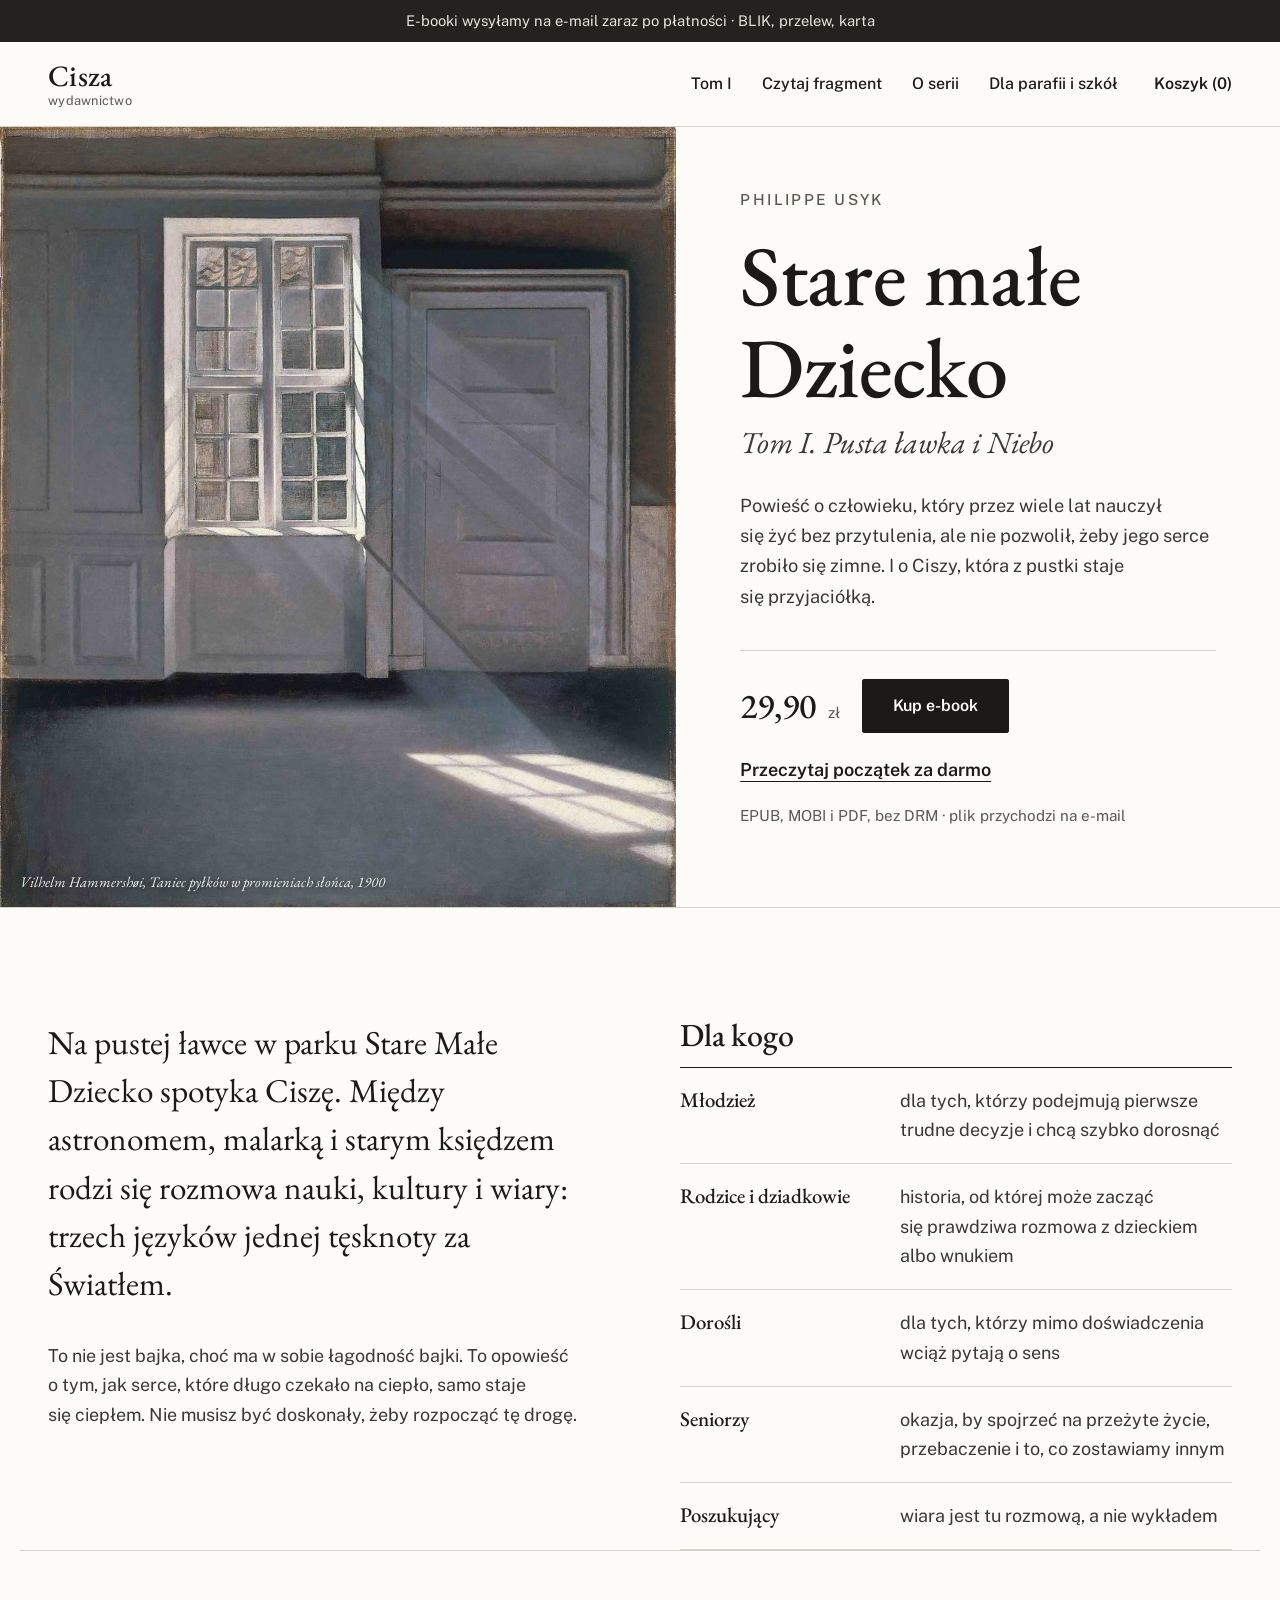
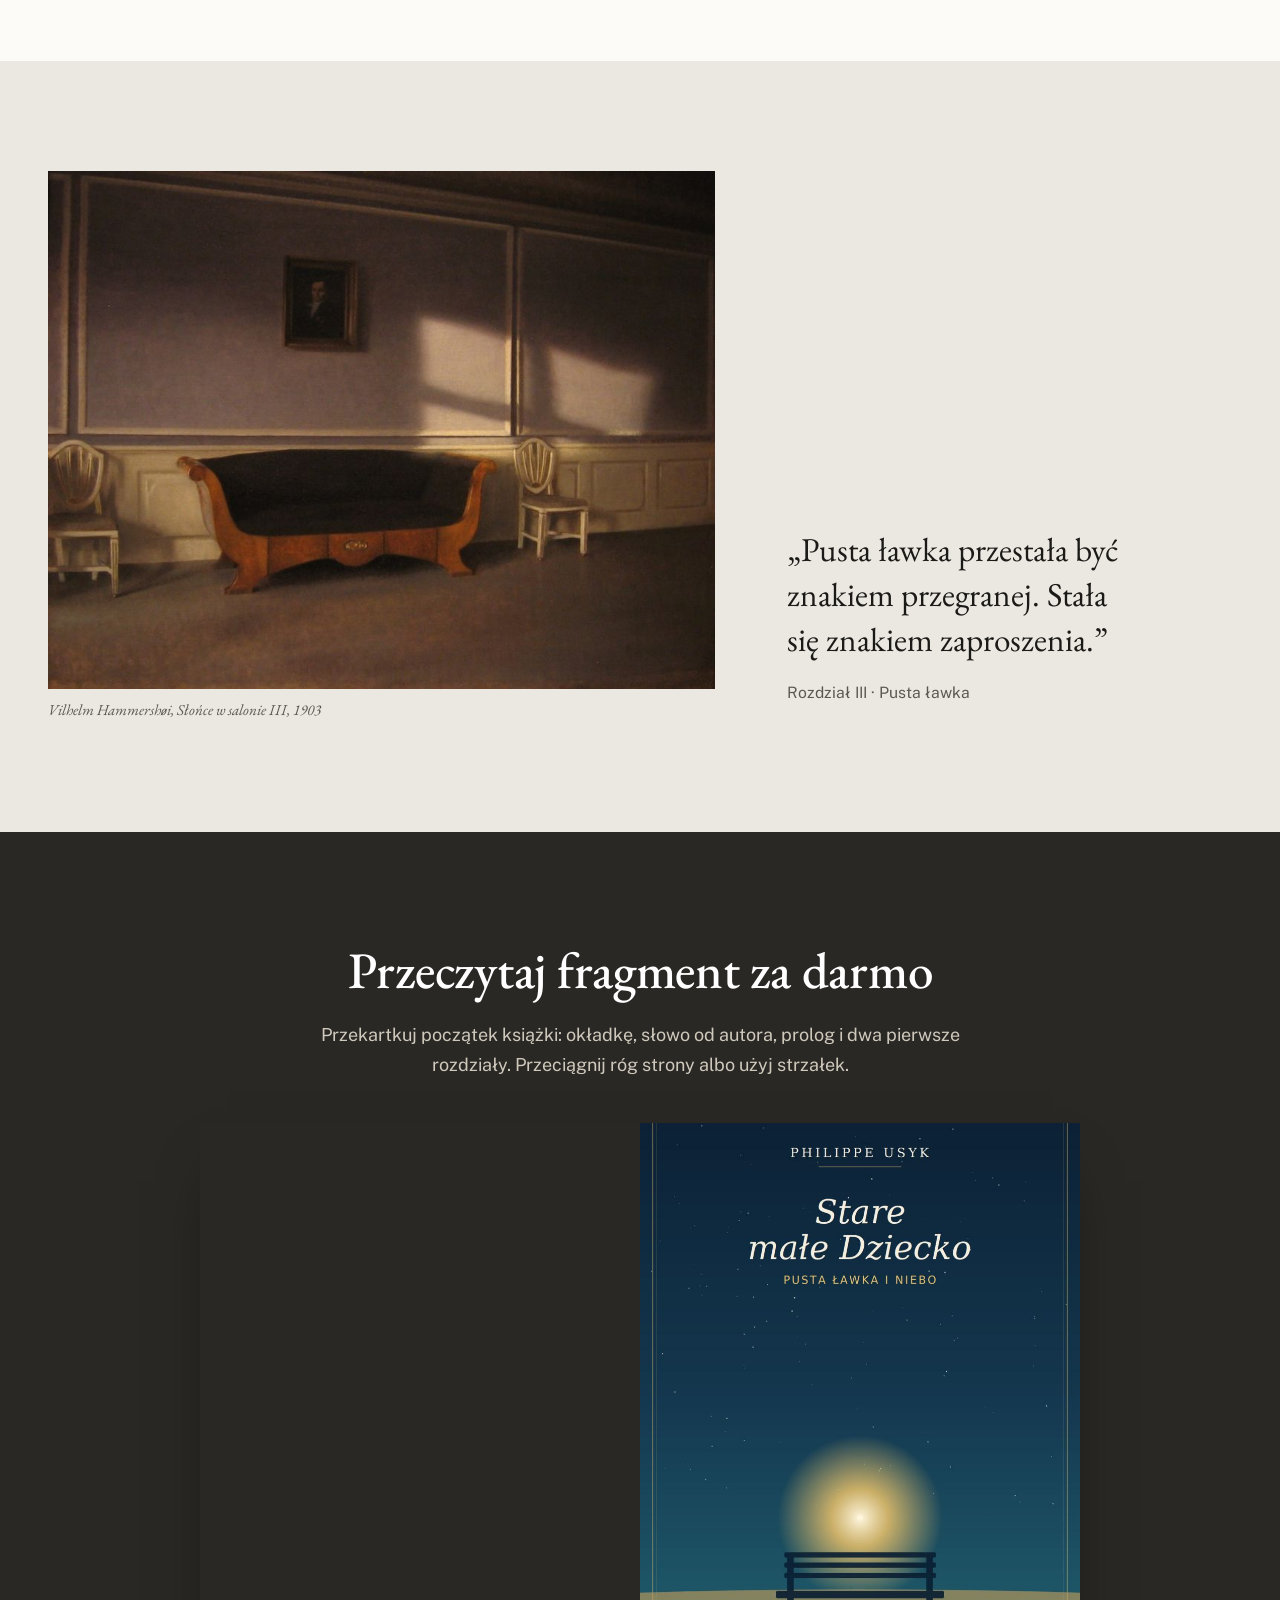
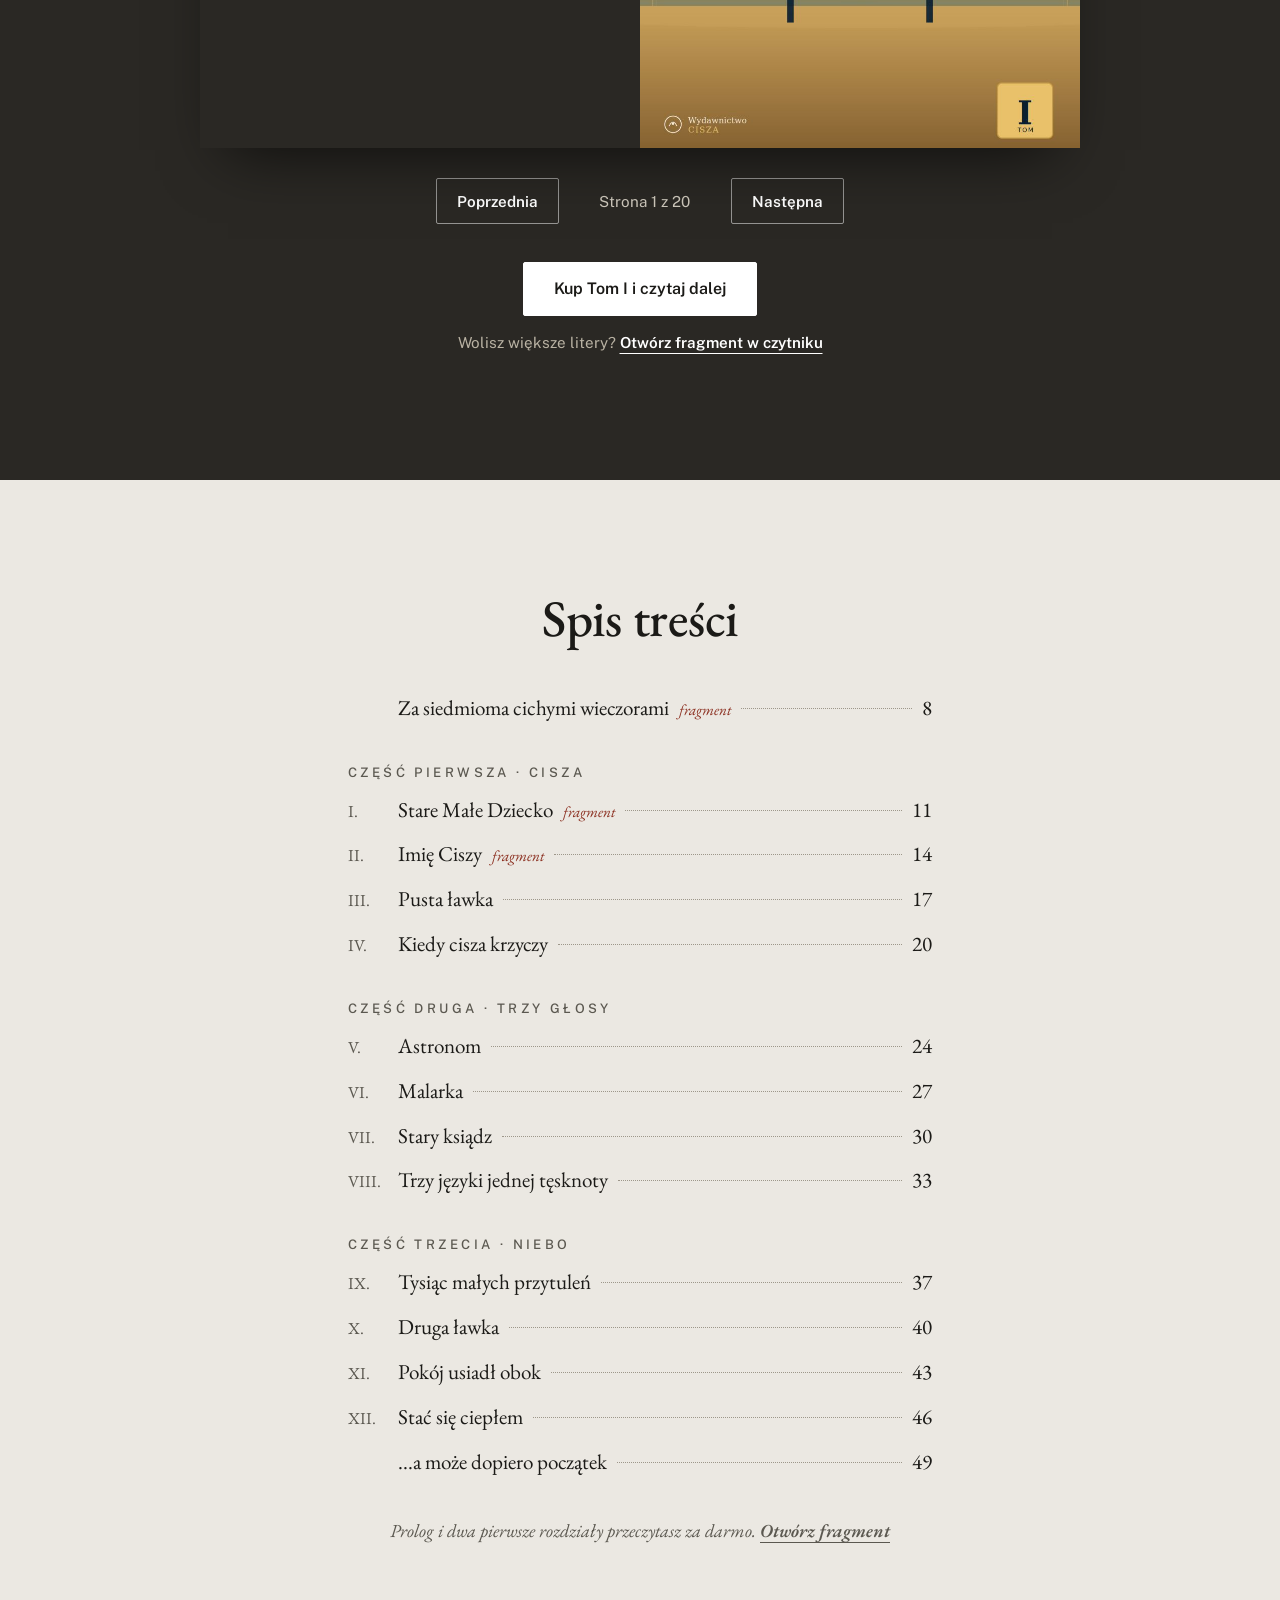
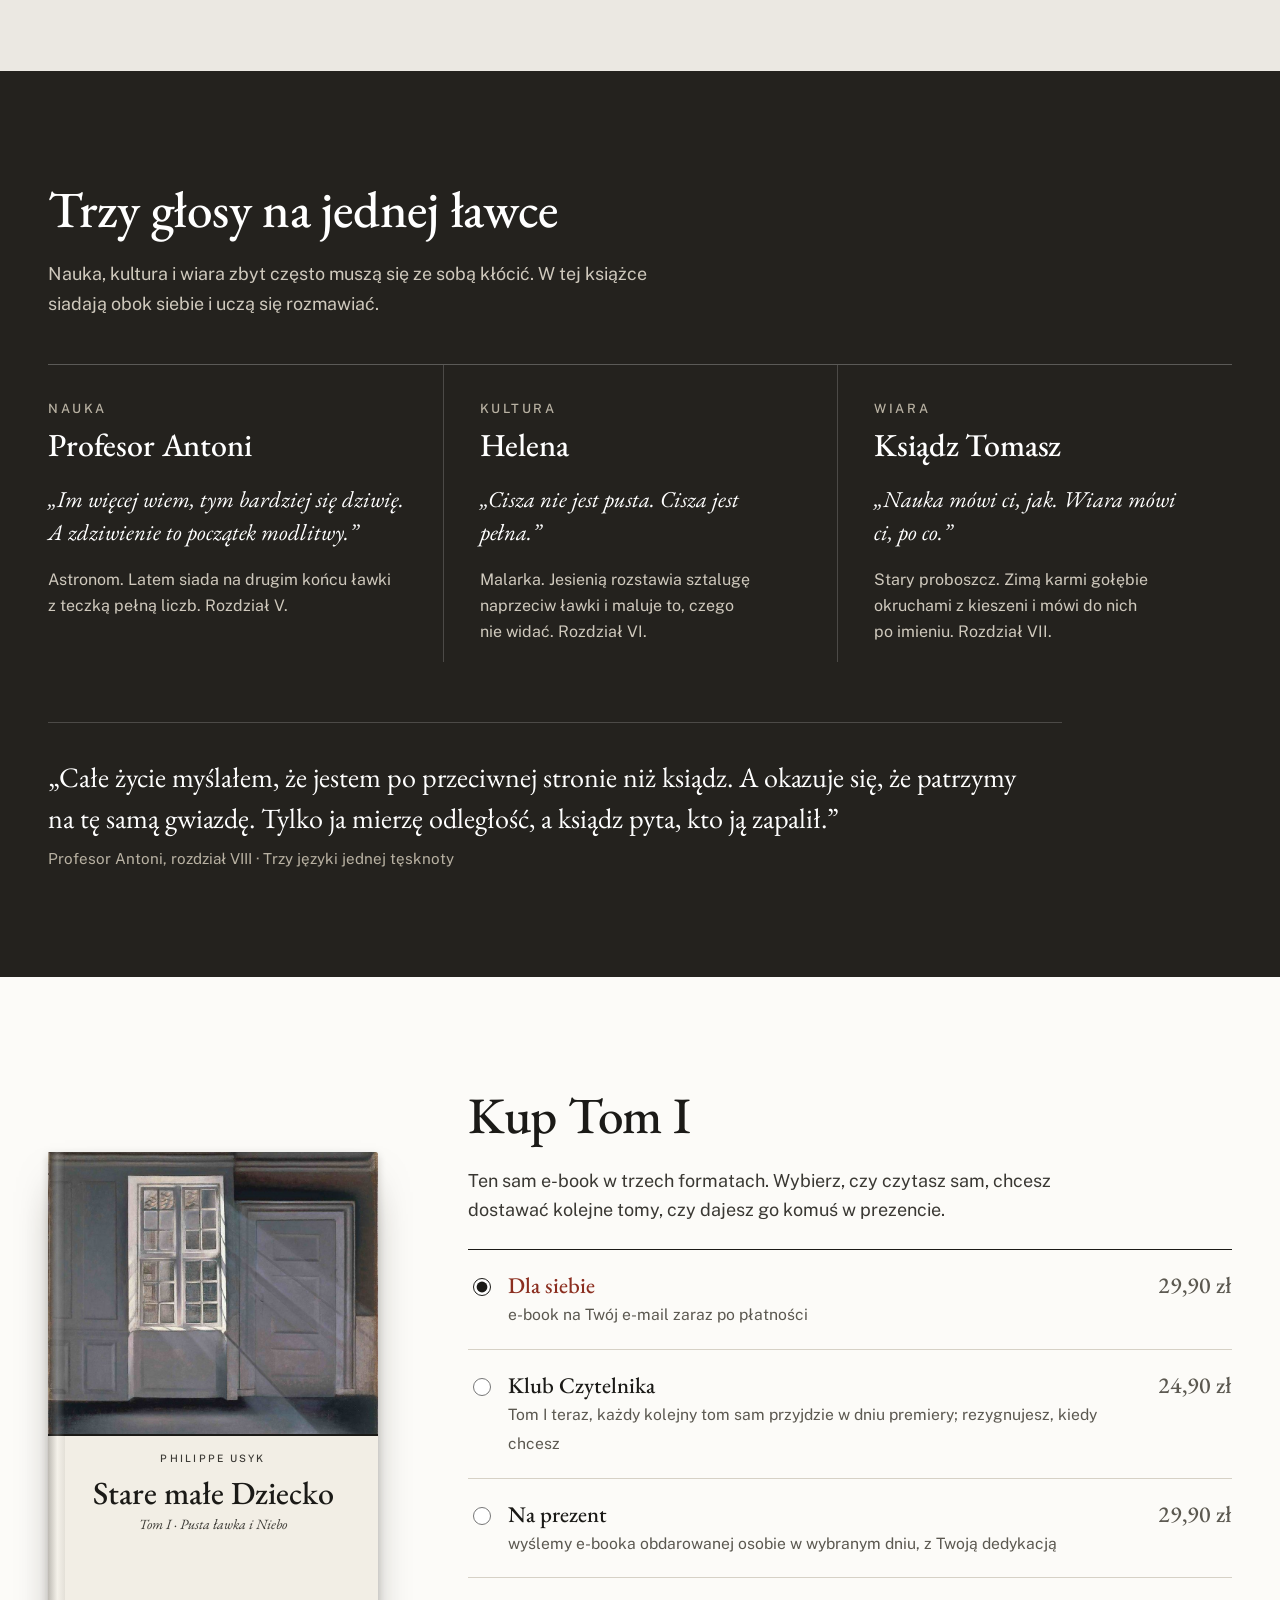
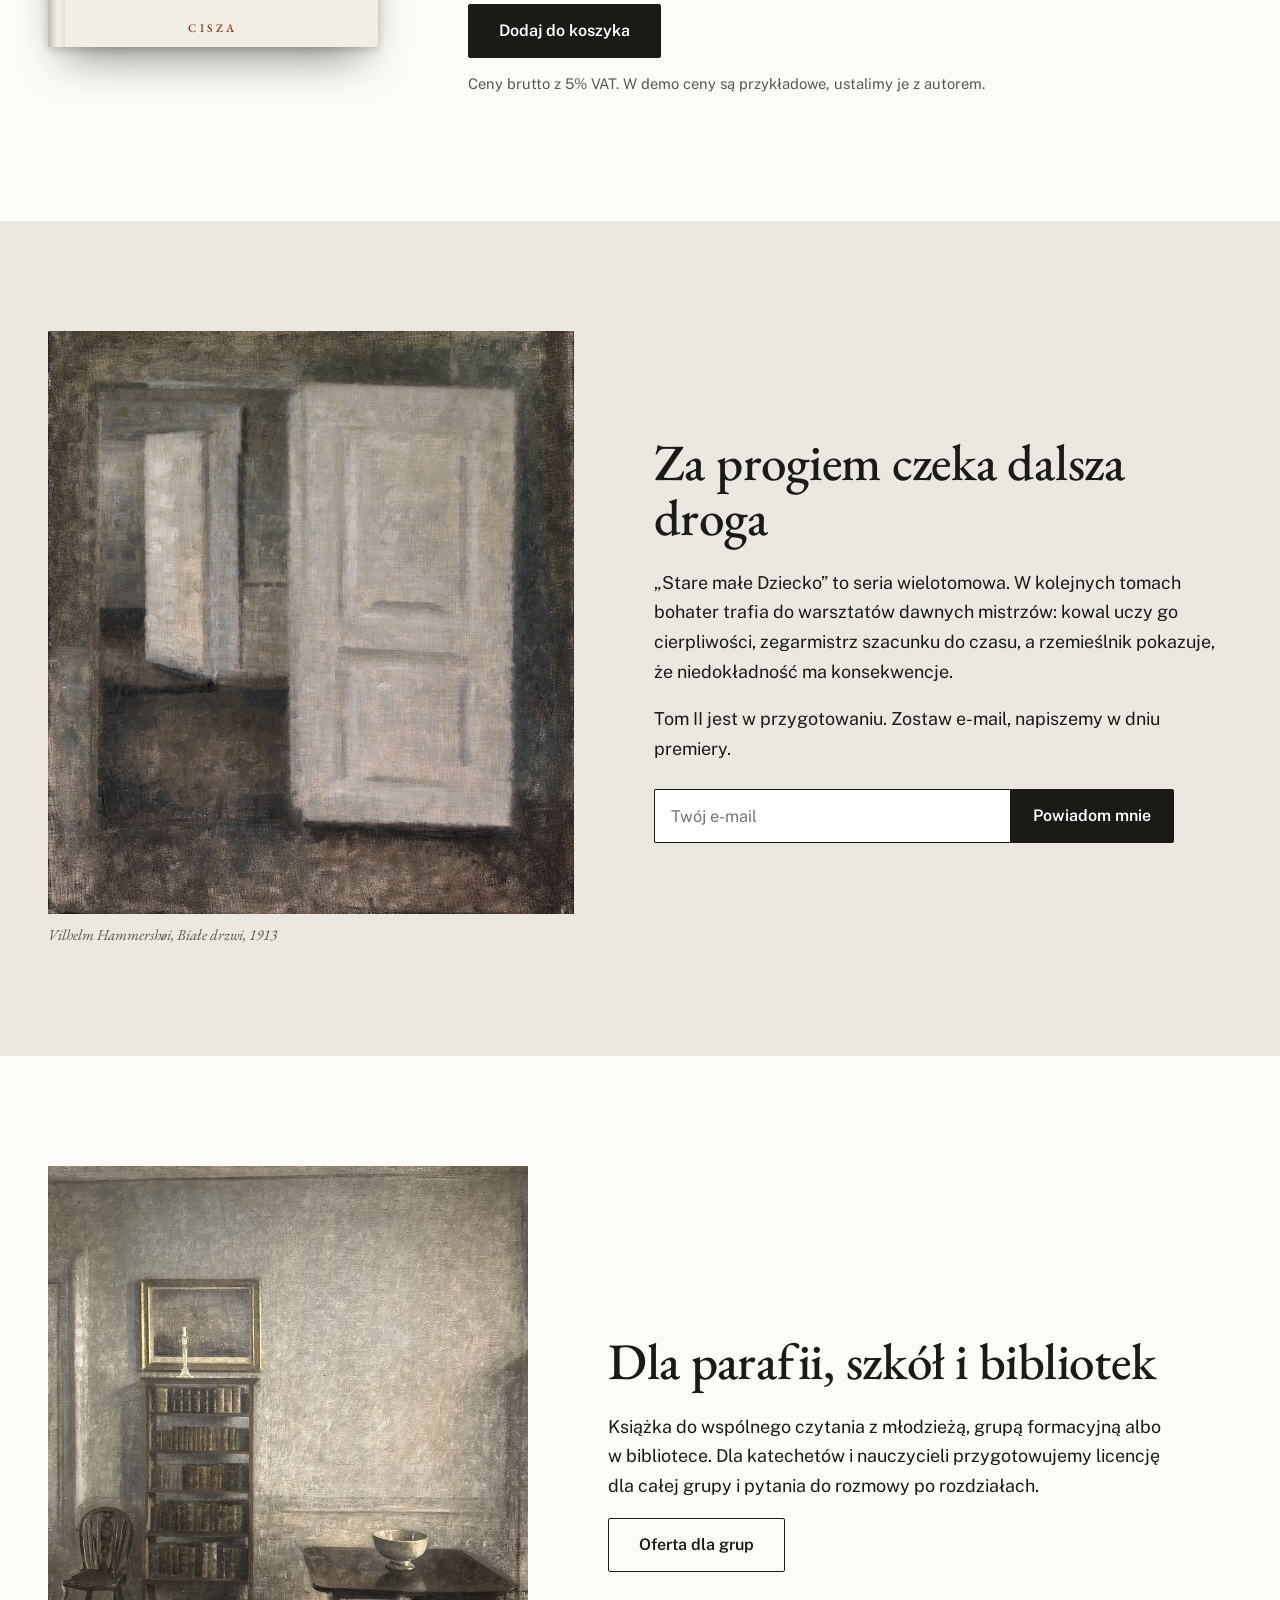
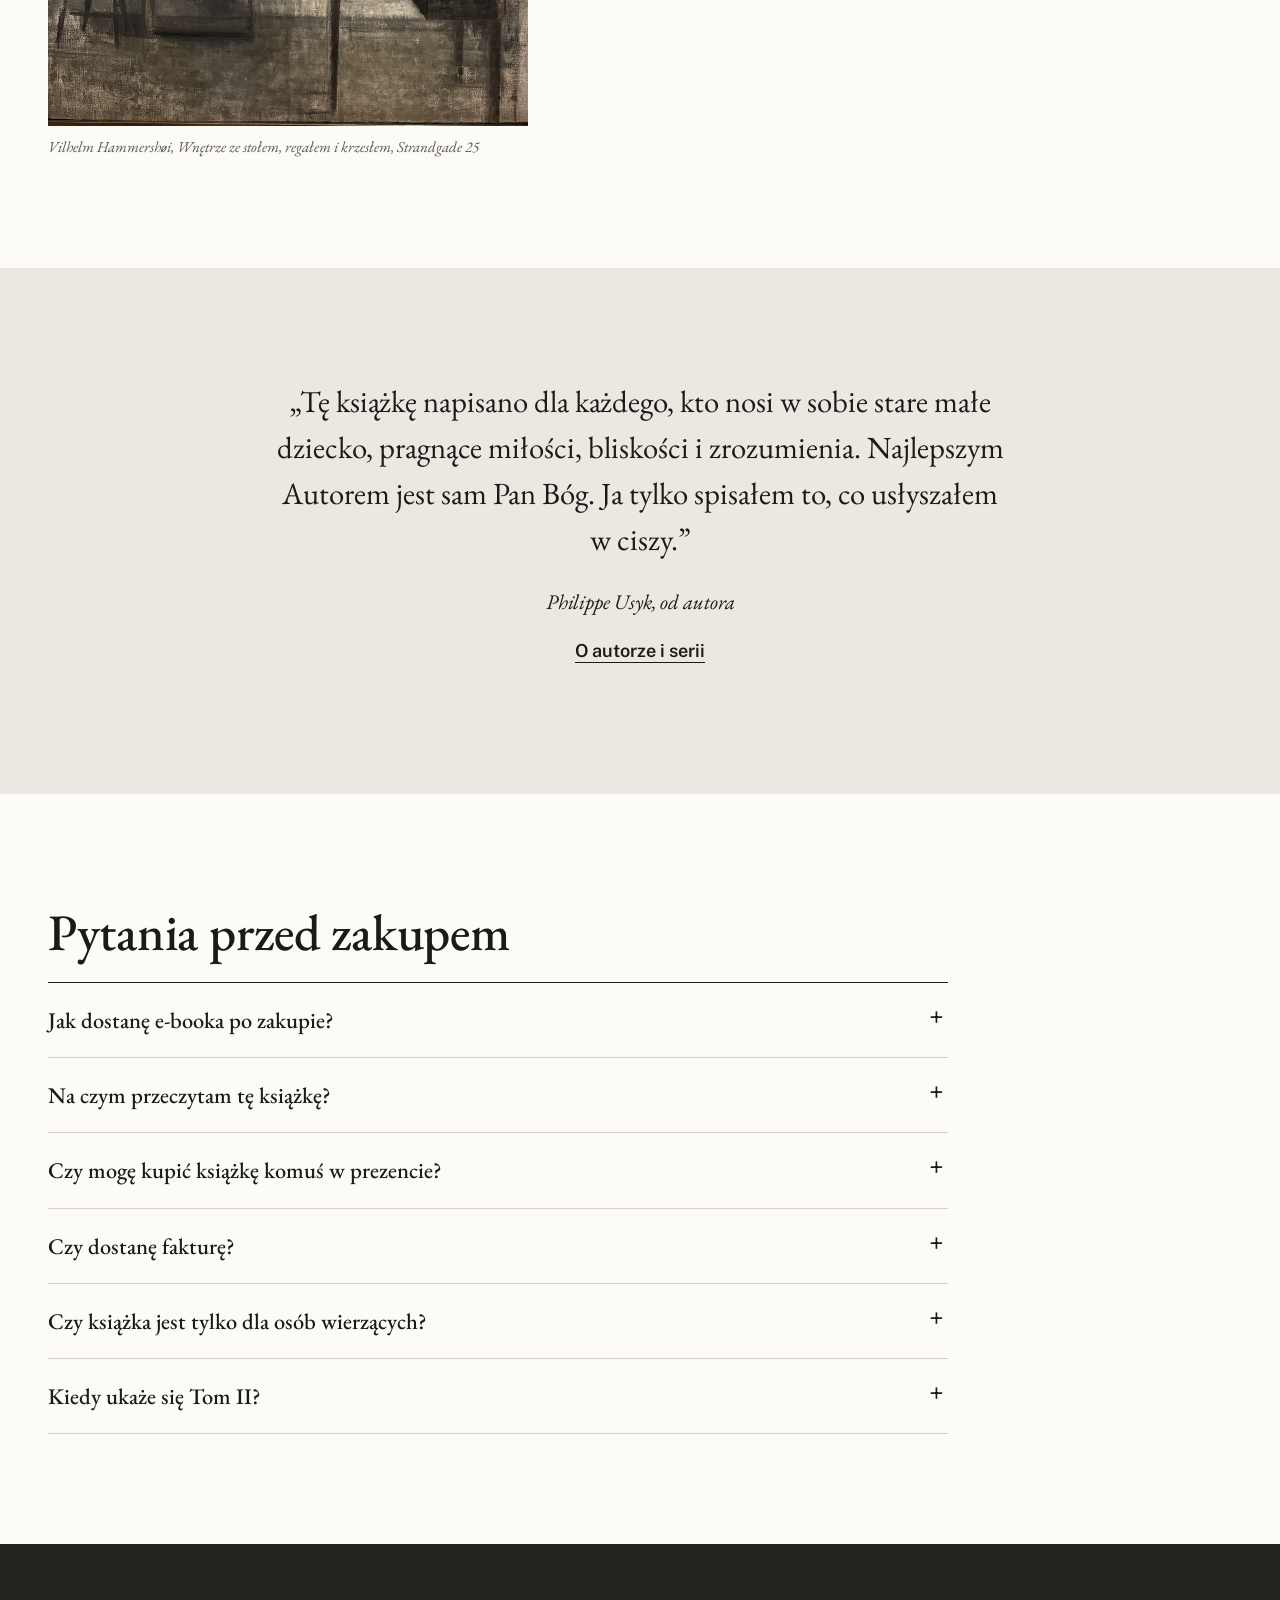
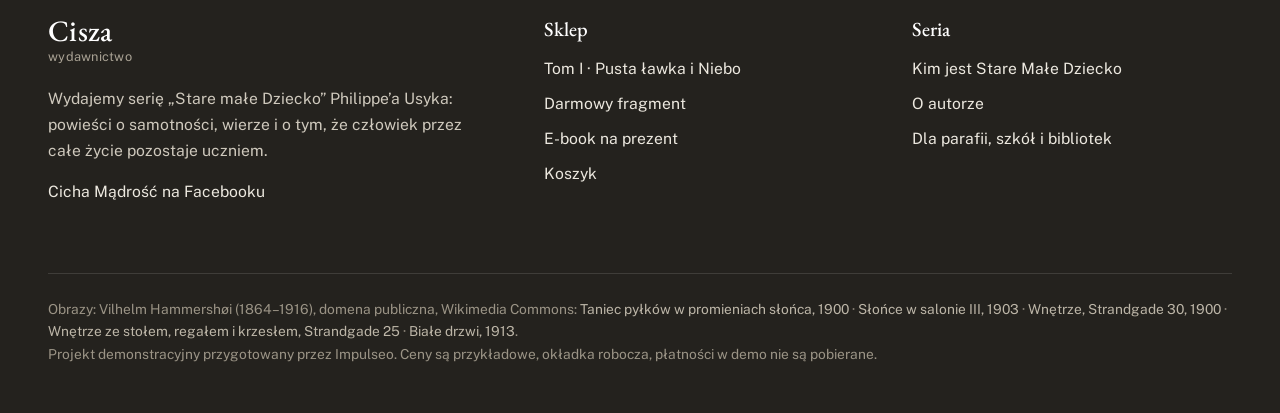
<file: index.html>
<!doctype html>
<html lang="pl">
<head>
<meta charset="utf-8">
<meta name="viewport" content="width=device-width,initial-scale=1">
<title>Stare małe Dziecko – e-book, Tom I: Pusta ławka i Niebo | Wydawnictwo Cisza</title>
<meta name="description" content="Powieść Philippe’a Usyka o samotności, ciszy i Bogu, który nie gubi ani jednej łzy. E-book EPUB, MOBI i PDF. Przeczytaj prolog i dwa rozdziały za darmo.">
<link rel="canonical" href="https://impulseo-pl.github.io/stare-male-dziecko/">
<meta property="og:type" content="website"><meta property="og:locale" content="pl_PL"><meta property="og:site_name" content="Wydawnictwo Cisza">
<meta property="og:title" content="Stare małe Dziecko – e-book, Tom I: Pusta ławka i Niebo | Wydawnictwo Cisza"><meta property="og:description" content="Powieść Philippe’a Usyka o samotności, ciszy i Bogu, który nie gubi ani jednej łzy. E-book EPUB, MOBI i PDF. Przeczytaj prolog i dwa rozdziały za darmo.">
<meta property="og:url" content="https://impulseo-pl.github.io/stare-male-dziecko/"><meta property="og:image" content="https://impulseo-pl.github.io/stare-male-dziecko/img/og.jpg">
<meta name="theme-color" content="#24221e">
<link rel="icon" href="favicon.svg" type="image/svg+xml">
<link rel="preconnect" href="https://fonts.googleapis.com"><link rel="preconnect" href="https://fonts.gstatic.com" crossorigin>
<link href="https://fonts.googleapis.com/css2?family=EB+Garamond:ital,wght@0,400;0,500;0,600;1,400;1,500&family=Public+Sans:wght@400;500;600&display=swap" rel="stylesheet">
<link rel="stylesheet" href="assets/styles.css">
<link rel="preload" as="image" href="img/swiatlo-1600.jpg" imagesrcset="img/swiatlo-900.jpg 900w, img/swiatlo-1600.jpg 1600w" imagesizes="(max-width:900px) 100vw, 55vw">
<script type="application/ld+json">{"@context": "https://schema.org", "@graph": [{"@type": "WebSite", "name": "Wydawnictwo Cisza", "url": "https://impulseo-pl.github.io/stare-male-dziecko/", "inLanguage": "pl"}, {"@type": "FAQPage", "mainEntity": [{"@type": "Question", "name": "Jak dostanę e-booka po zakupie?", "acceptedAnswer": {"@type": "Answer", "text": "Po zaksięgowaniu płatności przychodzi e-mail z linkami do pobrania trzech plików: EPUB, MOBI i PDF. Linki działają wielokrotnie, więc książkę wgrasz na czytnik, telefon i komputer."}}, {"@type": "Question", "name": "Na czym przeczytam tę książkę?", "acceptedAnswer": {"@type": "Answer", "text": "Na każdym czytniku (Kindle, PocketBook, Kobo, inkBOOK), na telefonie, tablecie i komputerze. Pliki nie mają blokad DRM."}}, {"@type": "Question", "name": "Czy mogę kupić książkę komuś w prezencie?", "acceptedAnswer": {"@type": "Answer", "text": "Tak. Przy zakupie wybierz „Na prezent”, wpisz e-mail obdarowanej osoby, dzień wysyłki i dedykację. Książka przyjdzie do niej w wybranym dniu, a potwierdzenie do Ciebie."}}, {"@type": "Question", "name": "Czy dostanę fakturę?", "acceptedAnswer": {"@type": "Answer", "text": "Tak, zaznacz w koszyku „Potrzebuję faktury” i wpisz NIP. Faktura przyjdzie e-mailem razem z e-bookiem."}}, {"@type": "Question", "name": "Czy książka jest tylko dla osób wierzących?", "acceptedAnswer": {"@type": "Answer", "text": "Nie. To opowieść dla każdego, kto zadaje pytania o samotność, miłość i sens. Rozmawiają w niej uczony, artystka i ksiądz, a żaden nie musi przegrać, żeby inny miał rację."}}, {"@type": "Question", "name": "Kiedy ukaże się Tom II?", "acceptedAnswer": {"@type": "Answer", "text": "Zostaw e-mail w sekcji o kolejnych tomach. Napiszemy w dniu premiery, bez innych wiadomości."}}]}]}</script>
</head>
<body data-base="">
<a class="skip" href="#tresc">Przejdź do&nbsp;treści</a>
<div class="strip">E-booki wysyłamy na&nbsp;e-mail zaraz po&nbsp;płatności · BLIK, przelew, karta</div>
<header class="top"><div class="wrap top-in">
  <a class="brand" href="./"><b>Cisza</b><span>wydawnictwo</span></a>
  <nav class="nav" aria-label="Menu główne"><a href="tom-1/">Tom I</a><a href="czytaj/">Czytaj fragment</a><a href="o-serii/">O serii</a><a href="dla-parafii-i-szkol/">Dla parafii i&nbsp;szkół</a></nav>
  <a class="cart-btn" href="koszyk/">Koszyk (<span data-cart-count>0</span>)</a>
  <button class="burger" aria-label="Menu" aria-expanded="false" aria-controls="menu"><i></i><i></i><i></i></button>
</div>
<nav class="menu" id="menu" aria-label="Menu"><a href="./">Strona główna</a><a href="tom-1/">Tom I</a><a href="czytaj/">Czytaj fragment</a><a href="o-serii/">O serii</a><a href="dla-parafii-i-szkol/">Dla parafii i&nbsp;szkół</a><a href="koszyk/">Koszyk</a></nav>
</header>
<main id="tresc">
<section class="hero">
  <figure class="hero-art"><img src="img/swiatlo-1600.jpg" srcset="img/swiatlo-900.jpg 900w, img/swiatlo-1600.jpg 1600w" sizes="(max-width:900px) 100vw, 55vw" alt="Obraz Vilhelma Hammershøia: światło z okna pada smugą do pustego pokoju" decoding="async"><figcaption>Vilhelm Hammershøi, Taniec pyłków w&nbsp;promieniach słońca, 1900</figcaption></figure>
  <div class="hero-txt">
    <p class="au">Philippe Usyk</p>
    <h1>Stare małe Dziecko</h1>
    <p class="vol">Tom I. Pusta ławka i&nbsp;Niebo</p>
    <p class="lead">Powieść o&nbsp;człowieku, który przez wiele lat nauczył się&nbsp;żyć bez przytulenia, ale nie&nbsp;pozwolił, żeby jego serce zrobiło się&nbsp;zimne. I&nbsp;o&nbsp;Ciszy, która z&nbsp;pustki staje się&nbsp;przyjaciółką.</p>
    <div class="buyline"><span class="pr">29,90 <small>zł</small></span><a class="btn" href="tom-1/">Kup e-book</a><a class="txt-link" href="czytaj/">Przeczytaj początek za darmo</a></div>
    <p class="meta">EPUB, MOBI i&nbsp;PDF, bez DRM · plik przychodzi na&nbsp;e-mail</p>
  </div>
</section>

<section class="sec"><div class="wrap split top">
  <div>
    <p class="lede">Na pustej ławce w&nbsp;parku Stare Małe Dziecko spotyka Ciszę. Między astronomem, malarką i&nbsp;starym księdzem rodzi się&nbsp;rozmowa nauki, kultury i&nbsp;wiary: trzech języków jednej tęsknoty za Światłem.</p>
    <p style="font-size:1.12rem;color:var(--ink-2);max-width:34em">To nie&nbsp;jest bajka, choć ma w&nbsp;sobie łagodność bajki. To opowieść o&nbsp;tym, jak serce, które długo czekało na&nbsp;ciepło, samo staje się&nbsp;ciepłem. Nie musisz być doskonały, żeby rozpocząć tę drogę.</p>
  </div>
  <div>
    <h2 style="font-size:2rem">Dla kogo</h2>
    <ul class="who">
      <li><b>Młodzież</b><span>dla tych, którzy podejmują pierwsze trudne decyzje i&nbsp;chcą szybko dorosnąć</span></li>
      <li><b>Rodzice i&nbsp;dziadkowie</b><span>historia, od&nbsp;której może zacząć się&nbsp;prawdziwa rozmowa z&nbsp;dzieckiem albo wnukiem</span></li>
      <li><b>Dorośli</b><span>dla tych, którzy mimo doświadczenia wciąż pytają o&nbsp;sens</span></li>
      <li><b>Seniorzy</b><span>okazja, by spojrzeć na&nbsp;przeżyte życie, przebaczenie i&nbsp;to, co zostawiamy innym</span></li>
      <li><b>Poszukujący</b><span>wiara jest tu rozmową, a&nbsp;nie&nbsp;wykładem</span></li>
    </ul>
  </div>
</div></section>

<section class="sec wall"><div class="wrap bench">
  <figure><img src="img/kanapa-1600.jpg" srcset="img/kanapa-900.jpg 900w, img/kanapa-1600.jpg 1600w" sizes="(max-width:860px) 100vw, 60vw" alt="Obraz Vilhelma Hammershøia: pusta kanapa w słonecznym salonie" loading=lazy decoding="async"><figcaption class="cap">Vilhelm Hammershøi, Słońce w&nbsp;salonie III, 1903</figcaption></figure>
  <div>
    <blockquote>„Pusta ławka przestała być znakiem przegranej. Stała się&nbsp;znakiem zaproszenia.”</blockquote>
    <p class="src">Rozdział III · Pusta ławka</p>
  </div>
</div></section>

<section class="sec flip-sec" id="fragment"><div class="wrap">
  <h2>Przeczytaj fragment za darmo</h2>
  <p class="sub">Przekartkuj początek książki: okładkę, słowo od&nbsp;autora, prolog i&nbsp;dwa pierwsze rozdziały. Przeciągnij róg strony albo użyj strzałek.</p>
  <div class="flip-stage"><div id="flipbook">
    <div class="fpage" data-density="hard"><img src="img/strony/s01.jpg" alt="Okładka Tomu I"></div>
    <div class="fpage"><img src="img/strony/s02.jpg" alt="Strona 2 książki"></div><div class="fpage"><img src="img/strony/s04.jpg" alt="Strona 4 książki"></div><div class="fpage"><img src="img/strony/s05.jpg" alt="Strona 5 książki"></div><div class="fpage"><img src="img/strony/s06.jpg" alt="Strona 6 książki"></div><div class="fpage"><img src="img/strony/s07.jpg" alt="Strona 7 książki"></div><div class="fpage"><img src="img/strony/s08.jpg" alt="Strona 8 książki"></div><div class="fpage"><img src="img/strony/s09.jpg" alt="Strona 9 książki"></div><div class="fpage"><img src="img/strony/s10.jpg" alt="Strona 10 książki"></div><div class="fpage"><img src="img/strony/s11.jpg" alt="Strona 11 książki"></div><div class="fpage"><img src="img/strony/s12.jpg" alt="Strona 12 książki"></div><div class="fpage"><img src="img/strony/s13.jpg" alt="Strona 13 książki"></div><div class="fpage"><img src="img/strony/s14.jpg" alt="Strona 14 książki"></div><div class="fpage"><img src="img/strony/s15.jpg" alt="Strona 15 książki"></div><div class="fpage"><img src="img/strony/s16.jpg" alt="Strona 16 książki"></div><div class="fpage"><img src="img/strony/s17.jpg" alt="Strona 17 książki"></div><div class="fpage"><img src="img/strony/s18.jpg" alt="Strona 18 książki"></div><div class="fpage"><img src="img/strony/s19.jpg" alt="Strona 19 książki"></div>
    <div class="fpage blank"></div>
    <div class="fpage end" data-density="hard"><h3>Tu kończy się&nbsp;fragment</h3><p>Dalej czeka pusta ławka, astronom, malarka i&nbsp;stary ksiądz.</p><a class="btn light" href="tom-1/">Kup Tom&nbsp;I&nbsp;· 29,90 zł</a></div>
  </div></div>
  <div class="flip-ctrl"><button id="flip-prev" type="button">Poprzednia</button><span id="flip-count"></span><button id="flip-next" type="button">Następna</button></div>
  <div class="flip-cta"><a class="btn" href="tom-1/">Kup Tom&nbsp;I&nbsp;i&nbsp;czytaj dalej</a><p>Wolisz większe litery? <a class="txt-link" href="czytaj/">Otwórz fragment w&nbsp;czytniku</a></p></div>
</div></section>
<script src="assets/page-flip.browser.js" defer></script><script src="assets/flip.js" defer></script>

<section class="sec wall"><div class="contents"><h2>Spis treści</h2><div class="row"><span class="r"></span><span><a href="czytaj/#prolog">Za siedmioma cichymi wieczorami</a></span> <em>fragment</em><span class="dots"></span><span>8</span></div><p class="part">Część pierwsza · Cisza</p><div class="row"><span class="r">I.</span><span><a href="czytaj/#rozdzial-i">Stare Małe Dziecko</a></span> <em>fragment</em><span class="dots"></span><span>11</span></div><div class="row"><span class="r">II.</span><span><a href="czytaj/#rozdzial-ii">Imię Ciszy</a></span> <em>fragment</em><span class="dots"></span><span>14</span></div><div class="row"><span class="r">III.</span><span>Pusta ławka</span><span class="dots"></span><span>17</span></div><div class="row"><span class="r">IV.</span><span>Kiedy cisza krzyczy</span><span class="dots"></span><span>20</span></div><p class="part">Część druga · Trzy głosy</p><div class="row"><span class="r">V.</span><span>Astronom</span><span class="dots"></span><span>24</span></div><div class="row"><span class="r">VI.</span><span>Malarka</span><span class="dots"></span><span>27</span></div><div class="row"><span class="r">VII.</span><span>Stary ksiądz</span><span class="dots"></span><span>30</span></div><div class="row"><span class="r">VIII.</span><span>Trzy języki jednej tęsknoty</span><span class="dots"></span><span>33</span></div><p class="part">Część trzecia · Niebo</p><div class="row"><span class="r">IX.</span><span>Tysiąc małych przytuleń</span><span class="dots"></span><span>37</span></div><div class="row"><span class="r">X.</span><span>Druga ławka</span><span class="dots"></span><span>40</span></div><div class="row"><span class="r">XI.</span><span>Pokój usiadł obok</span><span class="dots"></span><span>43</span></div><div class="row"><span class="r">XII.</span><span>Stać się&nbsp;ciepłem</span><span class="dots"></span><span>46</span></div><div class="row"><span class="r"></span><span>...a może dopiero początek</span><span class="dots"></span><span>49</span></div><p class="note">Prolog i&nbsp;dwa pierwsze rozdziały przeczytasz za darmo. <a class="txt-link" href="czytaj/">Otwórz fragment</a></p></div></section>

<section class="sec dark"><div class="wrap">
  <h2>Trzy głosy na&nbsp;jednej ławce</h2>
  <p class="intro">Nauka, kultura i&nbsp;wiara zbyt często muszą się&nbsp;ze&nbsp;sobą kłócić. W&nbsp;tej książce siadają obok siebie i&nbsp;uczą się&nbsp;rozmawiać.</p>
  <div class="voices">
    <div class="voice"><p class="who-is">Nauka</p><h3>Profesor Antoni</h3><blockquote>„Im więcej wiem, tym bardziej się&nbsp;dziwię. A&nbsp;zdziwienie to&nbsp;początek modlitwy.”</blockquote><p>Astronom. Latem siada na&nbsp;drugim końcu ławki z&nbsp;teczką pełną liczb. Rozdział V.</p></div>
    <div class="voice"><p class="who-is">Kultura</p><h3>Helena</h3><blockquote>„Cisza nie&nbsp;jest pusta. Cisza jest pełna.”</blockquote><p>Malarka. Jesienią rozstawia sztalugę naprzeciw ławki i&nbsp;maluje to, czego nie&nbsp;widać. Rozdział VI.</p></div>
    <div class="voice"><p class="who-is">Wiara</p><h3>Ksiądz Tomasz</h3><blockquote>„Nauka mówi ci, jak. Wiara mówi ci, po&nbsp;co.”</blockquote><p>Stary proboszcz. Zimą karmi gołębie okruchami z&nbsp;kieszeni i&nbsp;mówi do&nbsp;nich po&nbsp;imieniu. Rozdział VII.</p></div>
  </div>
  <p class="closing">„Całe życie myślałem, że&nbsp;jestem po&nbsp;przeciwnej stronie niż ksiądz. A&nbsp;okazuje się, że&nbsp;patrzymy na&nbsp;tę samą gwiazdę. Tylko ja mierzę odległość, a&nbsp;ksiądz pyta, kto ją zapalił.”<span>Profesor Antoni, rozdział VIII · Trzy języki jednej tęsknoty</span></p>
</div></section>

<section class="sec" id="kup"><div class="wrap shop">
  <div class="book " role="img" aria-label="Okładka: Philippe Usyk, Stare małe Dziecko, Tom I, Pusta ławka i Niebo"><div class="book-art"><img src="img/swiatlo-900.jpg" alt="" loading="lazy"></div><div class="book-band"><span class="b-au">Philippe Usyk</span><span class="b-ti">Stare małe Dziecko</span><span class="b-vol">Tom I&nbsp;· Pusta ławka i&nbsp;Niebo</span><span class="b-pub">Cisza</span></div></div>
  <form data-buy>
    <h2>Kup Tom&nbsp;I</h2>
    <p style="color:var(--ink-2);max-width:34em">Ten sam e-book w&nbsp;trzech formatach. Wybierz, czy czytasz sam, chcesz dostawać kolejne tomy, czy dajesz go komuś w&nbsp;prezencie.</p>
    <div class="opts">
      <label class="opt"><input type="radio" name="opcja" value="tom1" checked><div><b>Dla siebie</b><span>e-book na&nbsp;Twój e-mail zaraz po&nbsp;płatności</span></div><span class="p">29,90 zł</span></label>
      <label class="opt"><input type="radio" name="opcja" value="klub"><div><b>Klub Czytelnika</b><span>Tom I&nbsp;teraz, każdy kolejny tom sam przyjdzie w&nbsp;dniu premiery; rezygnujesz, kiedy chcesz</span></div><span class="p">24,90 zł</span></label>
      <label class="opt"><input type="radio" name="opcja" value="prezent"><div><b>Na prezent</b><span>wyślemy e-booka obdarowanej osobie w&nbsp;wybranym dniu, z&nbsp;Twoją dedykacją</span></div><span class="p">29,90 zł</span></label>
    </div>
    <button class="btn" type="submit">Dodaj do&nbsp;koszyka</button>
    <p class="fine">Ceny brutto z&nbsp;5% VAT. W&nbsp;demo ceny są przykładowe, ustalimy je z&nbsp;autorem.</p>
  </form>
</div></section>

<section class="sec wall"><div class="wrap doors">
  <figure><img src="img/drzwi-1600.jpg" srcset="img/drzwi-900.jpg 900w, img/drzwi-1600.jpg 1600w" sizes="(max-width:860px) 100vw, 45vw" alt="Obraz Vilhelma Hammershøia: otwarte białe drzwi do kolejnych pokoi" loading=lazy decoding="async"><figcaption class="cap">Vilhelm Hammershøi, Białe drzwi, 1913</figcaption></figure>
  <div>
    <h2>Za progiem czeka dalsza droga</h2>
    <p style="font-size:1.12rem;max-width:32em">„Stare małe Dziecko” to&nbsp;seria wielotomowa. W&nbsp;kolejnych tomach bohater trafia do&nbsp;warsztatów dawnych mistrzów: kowal uczy go cierpliwości, zegarmistrz szacunku do&nbsp;czasu, a&nbsp;rzemieślnik pokazuje, że&nbsp;niedokładność ma konsekwencje.</p>
    <p style="font-size:1.12rem">Tom II jest w&nbsp;przygotowaniu. Zostaw e-mail, napiszemy w&nbsp;dniu premiery.</p>
    <form class="notify" data-ok="ok-home"><label class="sr" for="n-home">Twój e-mail</label><input id="n-home" type="email" placeholder="Twój e-mail" autocomplete="email" required><button class="btn" type="submit">Powiadom mnie</button></form>
<p class="ok" id="ok-home">Dziękujemy. Napiszemy w&nbsp;dniu premiery Tomu II.</p>
  </div>
</div></section>

<section class="sec"><div class="wrap parish">
  <figure><img src="img/stol-1600.jpg" srcset="img/stol-900.jpg 900w, img/stol-1600.jpg 1600w" sizes="(max-width:860px) 100vw, 40vw" alt="Obraz Vilhelma Hammershøia: stół z jedną miską, regał i krzesło" loading=lazy decoding="async"><figcaption class="cap">Vilhelm Hammershøi, Wnętrze ze&nbsp;stołem, regałem i&nbsp;krzesłem, Strandgade 25</figcaption></figure>
  <div>
    <h2>Dla parafii, szkół i&nbsp;bibliotek</h2>
    <p style="font-size:1.12rem;max-width:32em">Książka do&nbsp;wspólnego czytania z&nbsp;młodzieżą, grupą formacyjną albo w&nbsp;bibliotece. Dla katechetów i&nbsp;nauczycieli przygotowujemy licencję dla całej grupy i&nbsp;pytania do&nbsp;rozmowy po&nbsp;rozdziałach.</p>
    <p><a class="btn ghost" href="dla-parafii-i-szkol/">Oferta dla grup</a></p>
  </div>
</div></section>

<section class="sec wall"><div class="wrap author">
  <blockquote>„Tę książkę napisano dla każdego, kto nosi w&nbsp;sobie stare małe dziecko, pragnące miłości, bliskości i&nbsp;zrozumienia. Najlepszym Autorem jest sam Pan Bóg. Ja tylko spisałem to, co usłyszałem w&nbsp;ciszy.”</blockquote>
  <p class="sig">Philippe Usyk, od&nbsp;autora</p>
  <p><a class="txt-link" href="o-serii/#autor">O autorze i&nbsp;serii</a></p>
</div></section>

<section class="sec"><div class="wrap"><h2>Pytania przed zakupem</h2><div class="faq"><details><summary>Jak dostanę e-booka po&nbsp;zakupie?</summary><p>Po zaksięgowaniu płatności przychodzi e-mail z&nbsp;linkami do&nbsp;pobrania trzech plików: EPUB, MOBI i&nbsp;PDF. Linki działają wielokrotnie, więc książkę wgrasz na&nbsp;czytnik, telefon i&nbsp;komputer.</p></details><details><summary>Na czym przeczytam tę książkę?</summary><p>Na każdym czytniku (Kindle, PocketBook, Kobo, inkBOOK), na&nbsp;telefonie, tablecie i&nbsp;komputerze. Pliki nie&nbsp;mają blokad DRM.</p></details><details><summary>Czy mogę kupić książkę komuś w&nbsp;prezencie?</summary><p>Tak. Przy zakupie wybierz „Na prezent”, wpisz e-mail obdarowanej osoby, dzień wysyłki i&nbsp;dedykację. Książka przyjdzie do&nbsp;niej w&nbsp;wybranym dniu, a&nbsp;potwierdzenie do&nbsp;Ciebie.</p></details><details><summary>Czy dostanę fakturę?</summary><p>Tak, zaznacz w&nbsp;koszyku „Potrzebuję faktury” i&nbsp;wpisz NIP. Faktura przyjdzie e-mailem razem z&nbsp;e-bookiem.</p></details><details><summary>Czy książka jest tylko dla osób wierzących?</summary><p>Nie. To opowieść dla każdego, kto zadaje pytania o&nbsp;samotność, miłość i&nbsp;sens. Rozmawiają w&nbsp;niej uczony, artystka i&nbsp;ksiądz, a&nbsp;żaden nie&nbsp;musi przegrać, żeby inny miał rację.</p></details><details><summary>Kiedy ukaże się&nbsp;Tom&nbsp;II?</summary><p>Zostaw e-mail w&nbsp;sekcji o&nbsp;kolejnych tomach. Napiszemy w&nbsp;dniu premiery, bez innych wiadomości.</p></details></div></div></section>

</main>
<footer class="foot"><div class="wrap">
  <div class="foot-in">
    <div><a class="brand" href="./"><b>Cisza</b><span>wydawnictwo</span></a><p style="margin-top:22px;max-width:28em">Wydajemy serię „Stare małe Dziecko” Philippe’a Usyka: powieści o&nbsp;samotności, wierze i&nbsp;o&nbsp;tym, że&nbsp;człowiek przez całe życie pozostaje uczniem.</p><p><a href="https://www.facebook.com/profile.php?id=61593939705947" rel="noopener">Cicha Mądrość na&nbsp;Facebooku</a></p></div>
    <div><h4>Sklep</h4><ul><li><a href="tom-1/">Tom I&nbsp;· Pusta ławka i&nbsp;Niebo</a></li><li><a href="czytaj/">Darmowy fragment</a></li><li><a href="tom-1/?opcja=prezent#kup">E-book na&nbsp;prezent</a></li><li><a href="koszyk/">Koszyk</a></li></ul></div>
    <div><h4>Seria</h4><ul><li><a href="o-serii/">Kim jest Stare Małe Dziecko</a></li><li><a href="o-serii/#autor">O autorze</a></li><li><a href="dla-parafii-i-szkol/">Dla parafii, szkół i&nbsp;bibliotek</a></li></ul></div>
  </div>
  <p class="credits">Obrazy: Vilhelm Hammershøi (1864–1916), domena publiczna, Wikimedia Commons: <a href="https://commons.wikimedia.org/wiki/File:Hammersh%C3%B8i_Dust_motes_dancing.jpg" rel="noopener">Taniec pyłków w&nbsp;promieniach słońca, 1900</a> · <a href="https://commons.wikimedia.org/wiki/File:Vilhelm_Hammersh%C3%B8i,_Sunshine_in_the_Drawing_Room_III,_1903.jpg" rel="noopener">Słońce w&nbsp;salonie III, 1903</a> · <a href="https://commons.wikimedia.org/wiki/File:Vilhelm_Hammersh%C3%B8i,_Interi%C3%B8r_fra_Strandgade_30,_1900.jpg" rel="noopener">Wnętrze, Strandgade 30, 1900</a> · <a href="https://commons.wikimedia.org/wiki/File:Vilhelm_Hammersh%C3%B8i_Interior_with_a_Table,_Bookcase_and_Windsor_Chair_Strandgade_25.jpg" rel="noopener">Wnętrze ze&nbsp;stołem, regałem i&nbsp;krzesłem, Strandgade 25</a> · <a href="https://commons.wikimedia.org/wiki/File:Vilhelm_Hammersh%C3%B8i_-_Hvide_d%C3%B8re._Interi%C3%B8r_fra_Strandgade_25_-_1913.png" rel="noopener">Białe drzwi, 1913</a>.<br>Projekt demonstracyjny przygotowany przez Impulseo. Ceny są przykładowe, okładka robocza, płatności w&nbsp;demo nie&nbsp;są pobierane.</p>
</div></footer>
<script src="assets/app.js" defer></script>
<script src="assets/licznik.js" defer></script>
</body>
</html>
</file>
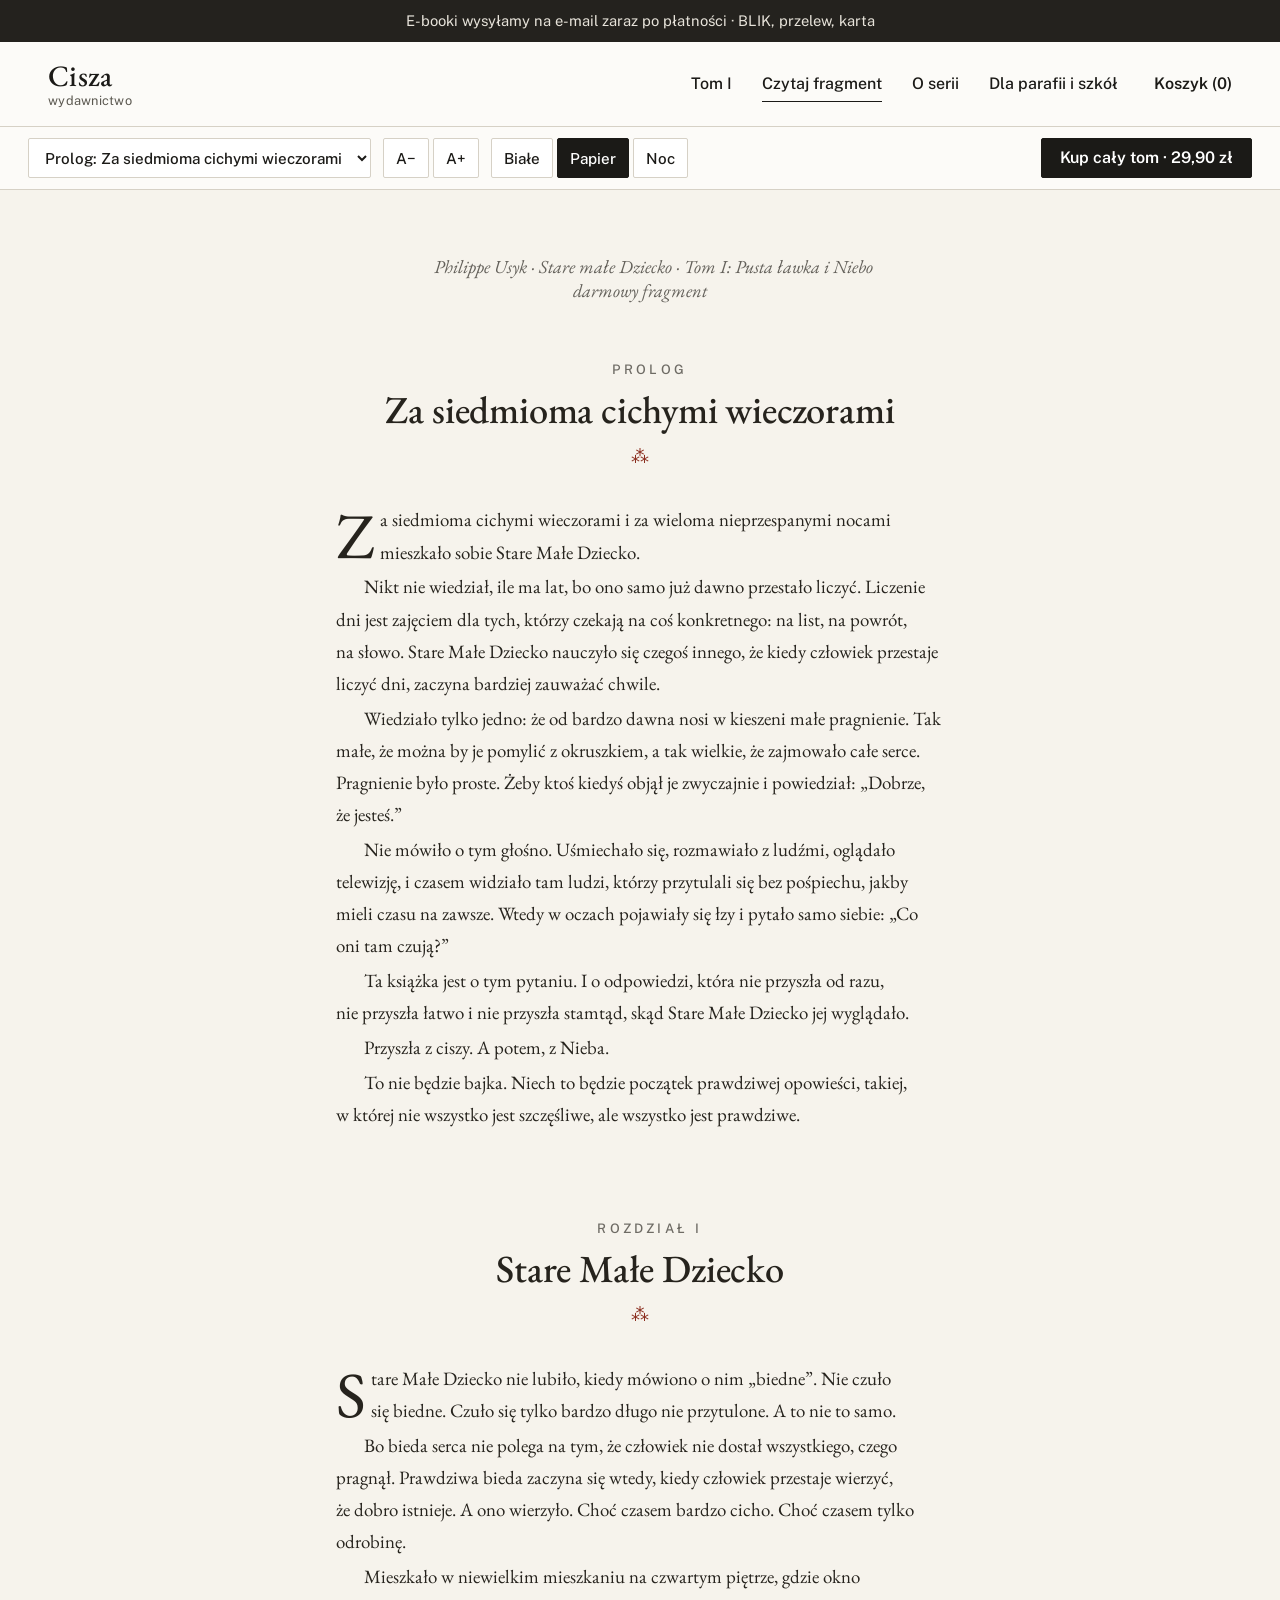
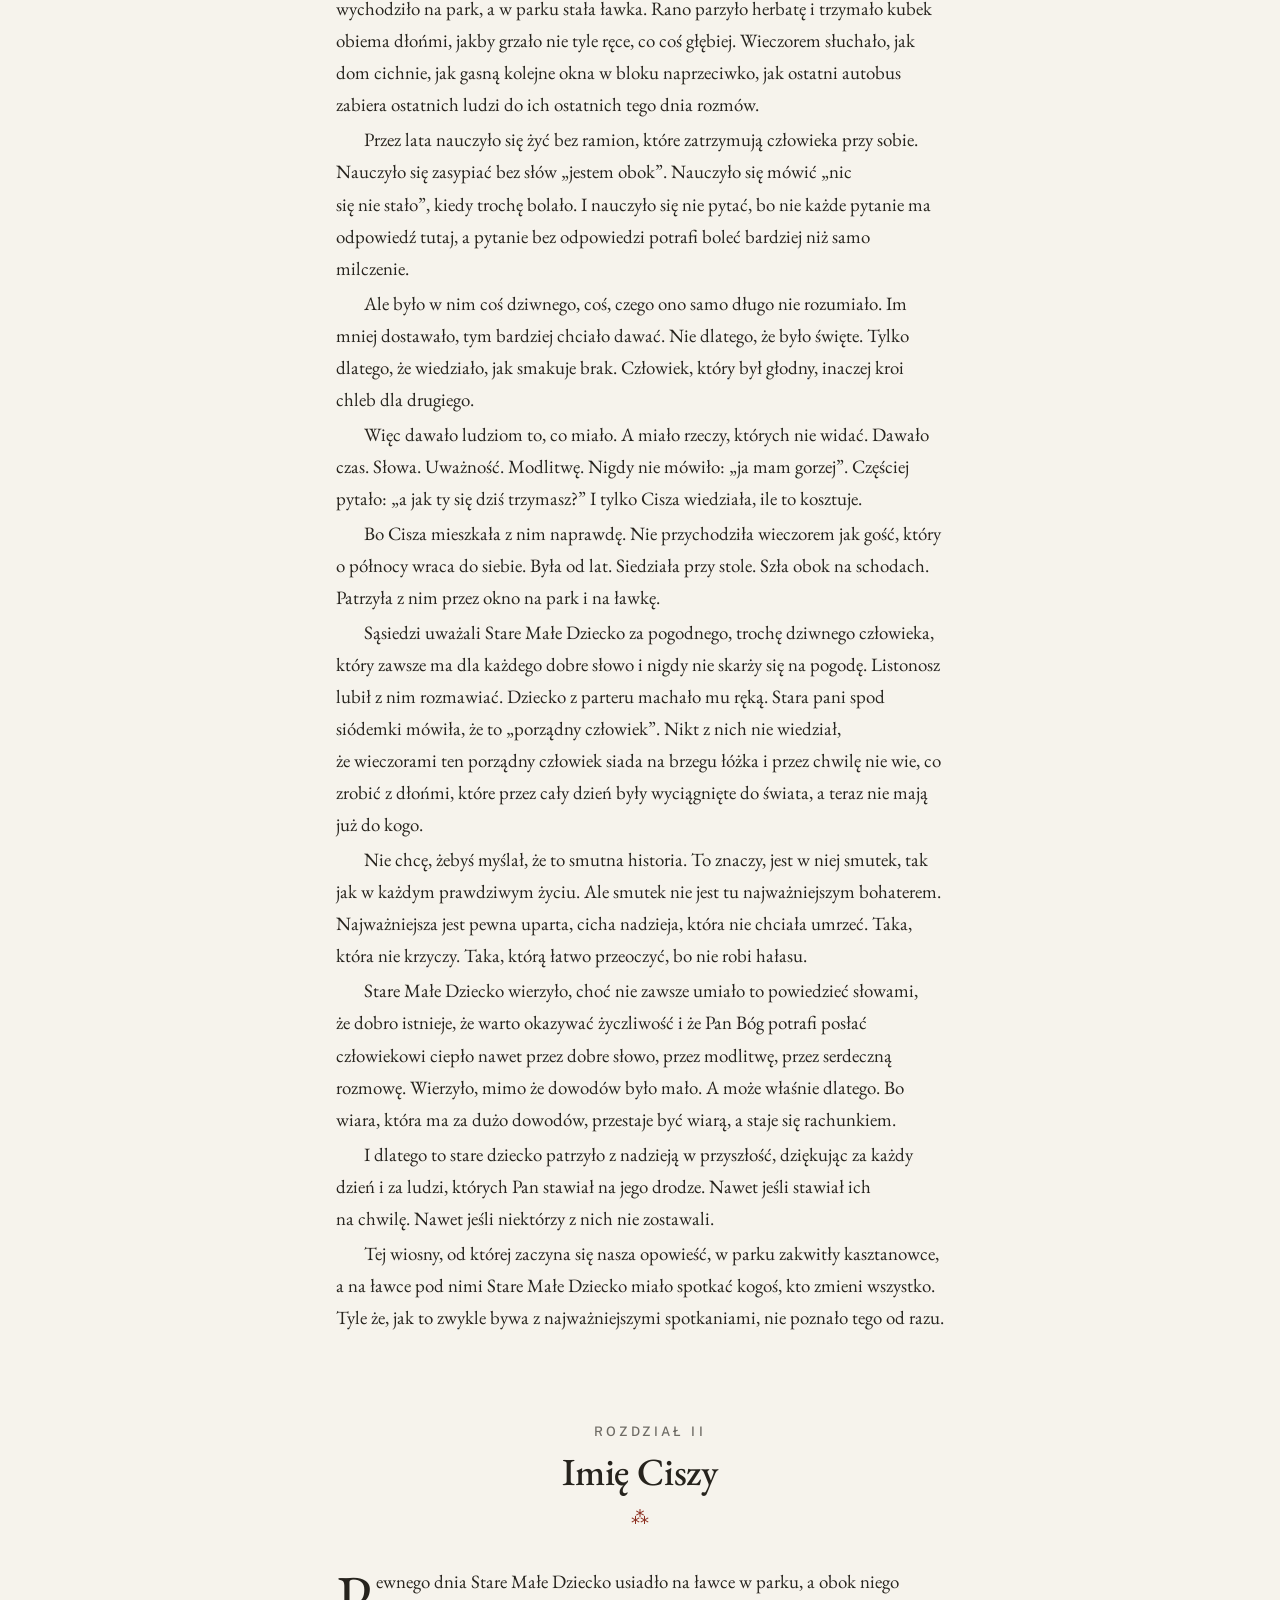
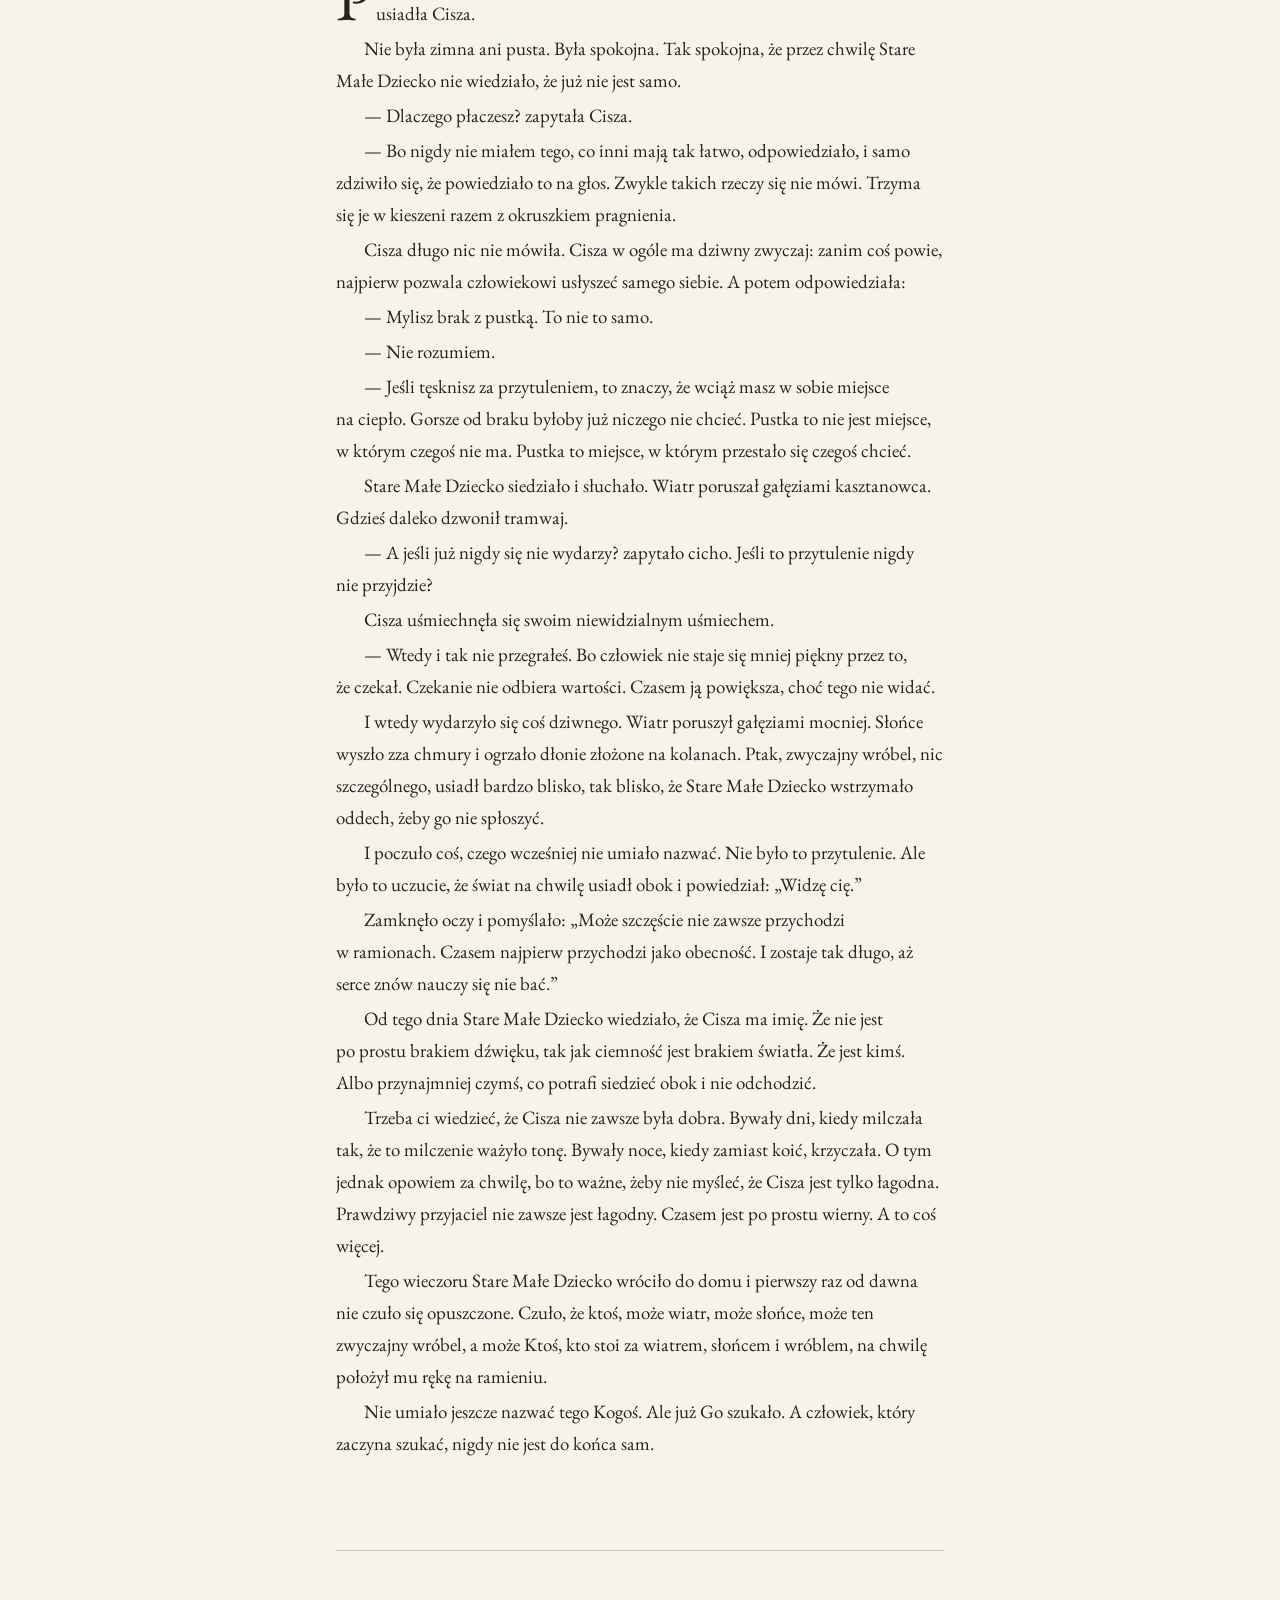
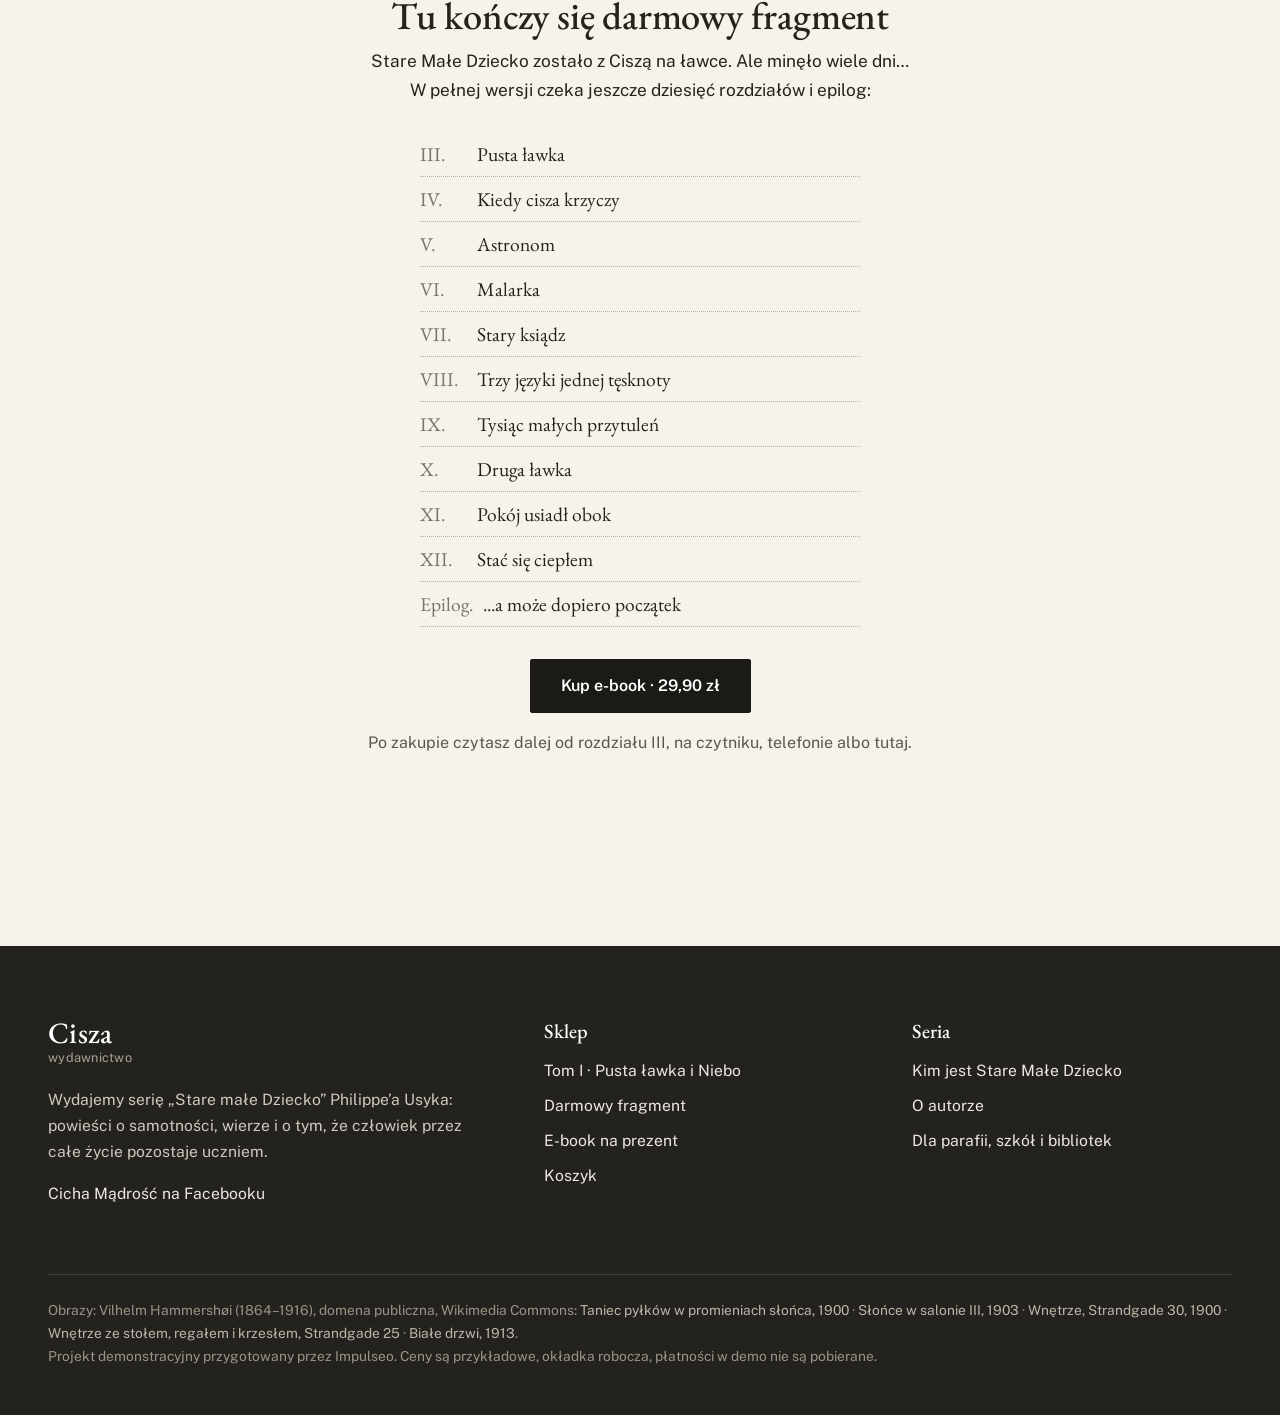
<file: czytaj/index.html>
<!doctype html>
<html lang="pl">
<head>
<meta charset="utf-8">
<meta name="viewport" content="width=device-width,initial-scale=1">
<title>Czytaj za darmo: Stare małe Dziecko, prolog i rozdziały I–II</title>
<meta name="description" content="Przeczytaj w przeglądarce prolog i dwa pierwsze rozdziały powieści „Stare małe Dziecko. Pusta ławka i Niebo” Philippe’a Usyka. Bez rejestracji.">
<link rel="canonical" href="https://impulseo-pl.github.io/stare-male-dziecko/czytaj/">
<meta property="og:type" content="website"><meta property="og:locale" content="pl_PL"><meta property="og:site_name" content="Wydawnictwo Cisza">
<meta property="og:title" content="Czytaj za darmo: Stare małe Dziecko, prolog i rozdziały I–II"><meta property="og:description" content="Przeczytaj w przeglądarce prolog i dwa pierwsze rozdziały powieści „Stare małe Dziecko. Pusta ławka i Niebo” Philippe’a Usyka. Bez rejestracji.">
<meta property="og:url" content="https://impulseo-pl.github.io/stare-male-dziecko/czytaj/"><meta property="og:image" content="https://impulseo-pl.github.io/stare-male-dziecko/img/og.jpg">
<meta name="theme-color" content="#24221e">
<link rel="icon" href="../favicon.svg" type="image/svg+xml">
<link rel="preconnect" href="https://fonts.googleapis.com"><link rel="preconnect" href="https://fonts.gstatic.com" crossorigin>
<link href="https://fonts.googleapis.com/css2?family=EB+Garamond:ital,wght@0,400;0,500;0,600;1,400;1,500&family=Public+Sans:wght@400;500;600&display=swap" rel="stylesheet">
<link rel="stylesheet" href="../assets/styles.css">

</head>
<body data-base="../">
<a class="skip" href="#tresc">Przejdź do&nbsp;treści</a>
<div class="strip">E-booki wysyłamy na&nbsp;e-mail zaraz po&nbsp;płatności · BLIK, przelew, karta</div>
<header class="top"><div class="wrap top-in">
  <a class="brand" href="../"><b>Cisza</b><span>wydawnictwo</span></a>
  <nav class="nav" aria-label="Menu główne"><a href="../tom-1/">Tom I</a><a href="../czytaj/" aria-current=page>Czytaj fragment</a><a href="../o-serii/">O serii</a><a href="../dla-parafii-i-szkol/">Dla parafii i&nbsp;szkół</a></nav>
  <a class="cart-btn" href="../koszyk/">Koszyk (<span data-cart-count>0</span>)</a>
  <button class="burger" aria-label="Menu" aria-expanded="false" aria-controls="menu"><i></i><i></i><i></i></button>
</div>
<nav class="menu" id="menu" aria-label="Menu"><a href="../">Strona główna</a><a href="../tom-1/">Tom I</a><a href="../czytaj/">Czytaj fragment</a><a href="../o-serii/">O serii</a><a href="../dla-parafii-i-szkol/">Dla parafii i&nbsp;szkół</a><a href="../koszyk/">Koszyk</a></nav>
</header>
<main id="tresc">
<div class="reader-bar"><div class="reader-bar-in">
  <label class="sr" for="ch">Rozdział</label><select id="ch"><option value="prolog">Prolog: Za siedmioma cichymi wieczorami</option><option value="rozdzial-i">Rozdział I: Stare Małe Dziecko</option><option value="rozdzial-ii">Rozdział II: Imię Ciszy</option><option value="dalej">Dalej w&nbsp;pełnej wersji</option></select>
  <div class="grp" role="group" aria-label="Wielkość liter"><button data-size="-0.08" aria-label="Mniejsze litery">A−</button><button data-size="0.08" aria-label="Większe litery">A+</button></div>
  <div class="grp" role="group" aria-label="Tło"><button data-theme-btn="jasny">Białe</button><button data-theme-btn="sepia">Papier</button><button data-theme-btn="noc">Noc</button></div>
  <a class="btn sp" href="../tom-1/">Kup cały tom · 29,90 zł</a>
</div><div class="progress"></div></div>
<div class="reader" id="reader" data-theme="sepia"><article>
<p class="intro-meta">Philippe Usyk · Stare małe Dziecko · Tom&nbsp;I: Pusta ławka i&nbsp;Niebo<br>darmowy fragment</p>
<section id="prolog"><p class="rmeta">Prolog</p><h2>Za siedmioma cichymi wieczorami</h2><div class="orn">⁂</div><p class=first>Za siedmioma cichymi wieczorami i&nbsp;za wieloma nieprzespanymi nocami mieszkało sobie Stare Małe Dziecko.</p><p>Nikt nie&nbsp;wiedział, ile ma lat, bo ono samo już dawno przestało liczyć. Liczenie dni jest zajęciem dla tych, którzy czekają na&nbsp;coś konkretnego: na&nbsp;list, na&nbsp;powrót, na&nbsp;słowo. Stare Małe Dziecko nauczyło się&nbsp;czegoś innego, że&nbsp;kiedy człowiek przestaje liczyć dni, zaczyna bardziej zauważać chwile.</p><p>Wiedziało tylko jedno: że&nbsp;od&nbsp;bardzo dawna nosi w&nbsp;kieszeni małe pragnienie. Tak małe, że&nbsp;można by je pomylić z&nbsp;okruszkiem, a&nbsp;tak wielkie, że&nbsp;zajmowało całe serce. Pragnienie było proste. Żeby ktoś kiedyś objął je zwyczajnie i&nbsp;powiedział: „Dobrze, że&nbsp;jesteś.”</p><p>Nie mówiło o&nbsp;tym głośno. Uśmiechało się, rozmawiało z&nbsp;ludźmi, oglądało telewizję, i&nbsp;czasem widziało tam ludzi, którzy przytulali się&nbsp;bez pośpiechu, jakby mieli czasu na&nbsp;zawsze. Wtedy w&nbsp;oczach pojawiały się&nbsp;łzy i&nbsp;pytało samo siebie: „Co oni tam czują?”</p><p>Ta książka jest o&nbsp;tym pytaniu. I&nbsp;o&nbsp;odpowiedzi, która nie&nbsp;przyszła od&nbsp;razu, nie&nbsp;przyszła łatwo i&nbsp;nie&nbsp;przyszła stamtąd, skąd Stare Małe Dziecko jej wyglądało.</p><p>Przyszła z&nbsp;ciszy. A&nbsp;potem, z&nbsp;Nieba.</p><p>To nie&nbsp;będzie bajka. Niech to&nbsp;będzie początek prawdziwej opowieści, takiej, w&nbsp;której nie&nbsp;wszystko jest szczęśliwe, ale wszystko jest prawdziwe.</p></section><section id="rozdzial-i"><p class="rmeta">Rozdział I</p><h2>Stare Małe Dziecko</h2><div class="orn">⁂</div><p class=first>Stare Małe Dziecko nie&nbsp;lubiło, kiedy mówiono o&nbsp;nim „biedne”. Nie czuło się&nbsp;biedne. Czuło się&nbsp;tylko bardzo długo nie&nbsp;przytulone. A&nbsp;to&nbsp;nie&nbsp;to&nbsp;samo.</p><p>Bo bieda serca nie&nbsp;polega na&nbsp;tym, że&nbsp;człowiek nie&nbsp;dostał wszystkiego, czego pragnął. Prawdziwa bieda zaczyna się&nbsp;wtedy, kiedy człowiek przestaje wierzyć, że&nbsp;dobro istnieje. A&nbsp;ono wierzyło. Choć czasem bardzo cicho. Choć czasem tylko odrobinę.</p><p>Mieszkało w&nbsp;niewielkim mieszkaniu na&nbsp;czwartym piętrze, gdzie okno wychodziło na&nbsp;park, a&nbsp;w&nbsp;parku stała ławka. Rano parzyło herbatę i&nbsp;trzymało kubek obiema dłońmi, jakby grzało nie&nbsp;tyle ręce, co coś głębiej. Wieczorem słuchało, jak dom cichnie, jak gasną kolejne okna w&nbsp;bloku naprzeciwko, jak ostatni autobus zabiera ostatnich ludzi do&nbsp;ich ostatnich tego dnia rozmów.</p><p>Przez lata nauczyło się&nbsp;żyć bez ramion, które zatrzymują człowieka przy sobie. Nauczyło się&nbsp;zasypiać bez słów „jestem obok”. Nauczyło się&nbsp;mówić „nic się&nbsp;nie&nbsp;stało”, kiedy trochę bolało. I&nbsp;nauczyło się&nbsp;nie&nbsp;pytać, bo nie&nbsp;każde pytanie ma odpowiedź tutaj, a&nbsp;pytanie bez odpowiedzi potrafi boleć bardziej niż samo milczenie.</p><p>Ale było w&nbsp;nim coś dziwnego, coś, czego ono samo długo nie&nbsp;rozumiało. Im mniej dostawało, tym bardziej chciało dawać. Nie dlatego, że&nbsp;było święte. Tylko dlatego, że&nbsp;wiedziało, jak smakuje brak. Człowiek, który był głodny, inaczej kroi chleb dla drugiego.</p><p>Więc dawało ludziom to, co miało. A&nbsp;miało rzeczy, których nie&nbsp;widać. Dawało czas. Słowa. Uważność. Modlitwę. Nigdy nie&nbsp;mówiło: „ja mam gorzej”. Częściej pytało: „a&nbsp;jak ty się&nbsp;dziś trzymasz?” I&nbsp;tylko Cisza wiedziała, ile to&nbsp;kosztuje.</p><p>Bo Cisza mieszkała z&nbsp;nim naprawdę. Nie przychodziła wieczorem jak gość, który o&nbsp;północy wraca do&nbsp;siebie. Była od&nbsp;lat. Siedziała przy stole. Szła obok na&nbsp;schodach. Patrzyła z&nbsp;nim przez okno na&nbsp;park i&nbsp;na&nbsp;ławkę.</p><p>Sąsiedzi uważali Stare Małe Dziecko za pogodnego, trochę dziwnego człowieka, który zawsze ma dla każdego dobre słowo i&nbsp;nigdy nie&nbsp;skarży się&nbsp;na&nbsp;pogodę. Listonosz lubił z&nbsp;nim rozmawiać. Dziecko z&nbsp;parteru machało mu ręką. Stara pani spod siódemki mówiła, że&nbsp;to&nbsp;„porządny człowiek”. Nikt z&nbsp;nich nie&nbsp;wiedział, że&nbsp;wieczorami ten porządny człowiek siada na&nbsp;brzegu łóżka i&nbsp;przez chwilę nie&nbsp;wie, co zrobić z&nbsp;dłońmi, które przez cały dzień były wyciągnięte do&nbsp;świata, a&nbsp;teraz nie&nbsp;mają już do&nbsp;kogo.</p><p>Nie chcę, żebyś myślał, że&nbsp;to&nbsp;smutna historia. To znaczy, jest w&nbsp;niej smutek, tak jak w&nbsp;każdym prawdziwym życiu. Ale smutek nie&nbsp;jest tu najważniejszym bohaterem. Najważniejsza jest pewna uparta, cicha nadzieja, która nie&nbsp;chciała umrzeć. Taka, która nie&nbsp;krzyczy. Taka, którą łatwo przeoczyć, bo nie&nbsp;robi hałasu.</p><p>Stare Małe Dziecko wierzyło, choć nie&nbsp;zawsze umiało to&nbsp;powiedzieć słowami, że&nbsp;dobro istnieje, że&nbsp;warto okazywać życzliwość i&nbsp;że&nbsp;Pan Bóg potrafi posłać człowiekowi ciepło nawet przez dobre słowo, przez modlitwę, przez serdeczną rozmowę. Wierzyło, mimo że&nbsp;dowodów było mało. A&nbsp;może właśnie dlatego. Bo wiara, która ma za dużo dowodów, przestaje być wiarą, a&nbsp;staje się&nbsp;rachunkiem.</p><p>I dlatego to&nbsp;stare dziecko patrzyło z&nbsp;nadzieją w&nbsp;przyszłość, dziękując za każdy dzień i&nbsp;za ludzi, których Pan stawiał na&nbsp;jego drodze. Nawet jeśli stawiał ich na&nbsp;chwilę. Nawet jeśli niektórzy z&nbsp;nich nie&nbsp;zostawali.</p><p>Tej wiosny, od&nbsp;której zaczyna się&nbsp;nasza opowieść, w&nbsp;parku zakwitły kasztanowce, a&nbsp;na&nbsp;ławce pod nimi Stare Małe Dziecko miało spotkać kogoś, kto zmieni wszystko. Tyle że, jak to&nbsp;zwykle bywa z&nbsp;najważniejszymi spotkaniami, nie&nbsp;poznało tego od&nbsp;razu.</p></section><section id="rozdzial-ii"><p class="rmeta">Rozdział II</p><h2>Imię Ciszy</h2><div class="orn">⁂</div><p class=first>Pewnego dnia Stare Małe Dziecko usiadło na&nbsp;ławce w&nbsp;parku, a&nbsp;obok niego usiadła Cisza.</p><p>Nie była zimna ani pusta. Była spokojna. Tak spokojna, że&nbsp;przez chwilę Stare Małe Dziecko nie&nbsp;wiedziało, że&nbsp;już nie&nbsp;jest samo.</p><p>— Dlaczego płaczesz? zapytała Cisza.</p><p>— Bo nigdy nie&nbsp;miałem tego, co inni mają tak łatwo, odpowiedziało, i&nbsp;samo zdziwiło się, że&nbsp;powiedziało to&nbsp;na&nbsp;głos. Zwykle takich rzeczy się&nbsp;nie&nbsp;mówi. Trzyma się&nbsp;je w&nbsp;kieszeni razem z&nbsp;okruszkiem pragnienia.</p><p>Cisza długo nic nie&nbsp;mówiła. Cisza w&nbsp;ogóle ma dziwny zwyczaj: zanim coś powie, najpierw pozwala człowiekowi usłyszeć samego siebie. A&nbsp;potem odpowiedziała:</p><p>— Mylisz brak z&nbsp;pustką. To nie&nbsp;to&nbsp;samo.</p><p>— Nie rozumiem.</p><p>— Jeśli tęsknisz za przytuleniem, to&nbsp;znaczy, że&nbsp;wciąż masz w&nbsp;sobie miejsce na&nbsp;ciepło. Gorsze od&nbsp;braku byłoby już niczego nie&nbsp;chcieć. Pustka to&nbsp;nie&nbsp;jest miejsce, w&nbsp;którym czegoś nie&nbsp;ma. Pustka to&nbsp;miejsce, w&nbsp;którym przestało się&nbsp;czegoś chcieć.</p><p>Stare Małe Dziecko siedziało i&nbsp;słuchało. Wiatr poruszał gałęziami kasztanowca. Gdzieś daleko dzwonił tramwaj.</p><p>— A&nbsp;jeśli już nigdy się&nbsp;nie&nbsp;wydarzy? zapytało cicho. Jeśli to&nbsp;przytulenie nigdy nie&nbsp;przyjdzie?</p><p>Cisza uśmiechnęła się&nbsp;swoim niewidzialnym uśmiechem.</p><p>— Wtedy i&nbsp;tak nie&nbsp;przegrałeś. Bo człowiek nie&nbsp;staje się&nbsp;mniej piękny przez to, że&nbsp;czekał. Czekanie nie&nbsp;odbiera wartości. Czasem ją powiększa, choć tego nie&nbsp;widać.</p><p>I wtedy wydarzyło się&nbsp;coś dziwnego. Wiatr poruszył gałęziami mocniej. Słońce wyszło zza chmury i&nbsp;ogrzało dłonie złożone na&nbsp;kolanach. Ptak, zwyczajny wróbel, nic szczególnego, usiadł bardzo blisko, tak blisko, że&nbsp;Stare Małe Dziecko wstrzymało oddech, żeby go nie&nbsp;spłoszyć.</p><p>I poczuło coś, czego wcześniej nie&nbsp;umiało nazwać. Nie było to&nbsp;przytulenie. Ale było to&nbsp;uczucie, że&nbsp;świat na&nbsp;chwilę usiadł obok i&nbsp;powiedział: „Widzę cię.”</p><p>Zamknęło oczy i&nbsp;pomyślało: „Może szczęście nie&nbsp;zawsze przychodzi w&nbsp;ramionach. Czasem najpierw przychodzi jako obecność. I&nbsp;zostaje tak długo, aż serce znów nauczy się&nbsp;nie&nbsp;bać.”</p><p>Od tego dnia Stare Małe Dziecko wiedziało, że&nbsp;Cisza ma imię. Że nie&nbsp;jest po&nbsp;prostu brakiem dźwięku, tak jak ciemność jest brakiem światła. Że jest kimś. Albo przynajmniej czymś, co potrafi siedzieć obok i&nbsp;nie&nbsp;odchodzić.</p><p>Trzeba ci wiedzieć, że&nbsp;Cisza nie&nbsp;zawsze była dobra. Bywały dni, kiedy milczała tak, że&nbsp;to&nbsp;milczenie ważyło tonę. Bywały noce, kiedy zamiast koić, krzyczała. O&nbsp;tym jednak opowiem za chwilę, bo to&nbsp;ważne, żeby nie&nbsp;myśleć, że&nbsp;Cisza jest tylko łagodna. Prawdziwy przyjaciel nie&nbsp;zawsze jest łagodny. Czasem jest po&nbsp;prostu wierny. A&nbsp;to&nbsp;coś więcej.</p><p>Tego wieczoru Stare Małe Dziecko wróciło do&nbsp;domu i&nbsp;pierwszy raz od&nbsp;dawna nie&nbsp;czuło się&nbsp;opuszczone. Czuło, że&nbsp;ktoś, może wiatr, może słońce, może ten zwyczajny wróbel, a&nbsp;może Ktoś, kto stoi za wiatrem, słońcem i&nbsp;wróblem, na&nbsp;chwilę położył mu rękę na&nbsp;ramieniu.</p><p>Nie umiało jeszcze nazwać tego Kogoś. Ale już Go szukało. A&nbsp;człowiek, który zaczyna szukać, nigdy nie&nbsp;jest do&nbsp;końca sam.</p></section>
<section class="locked" id="dalej"><h2>Tu kończy się&nbsp;darmowy fragment</h2>
<p>Stare Małe Dziecko zostało z&nbsp;Ciszą na&nbsp;ławce. Ale minęło wiele dni… W&nbsp;pełnej wersji czeka jeszcze dziesięć rozdziałów i&nbsp;epilog:</p>
<ol><li><span>III.</span>Pusta ławka</li><li><span>IV.</span>Kiedy cisza krzyczy</li><li><span>V.</span>Astronom</li><li><span>VI.</span>Malarka</li><li><span>VII.</span>Stary ksiądz</li><li><span>VIII.</span>Trzy języki jednej tęsknoty</li><li><span>IX.</span>Tysiąc małych przytuleń</li><li><span>X.</span>Druga ławka</li><li><span>XI.</span>Pokój usiadł obok</li><li><span>XII.</span>Stać się&nbsp;ciepłem</li><li><span>Epilog.</span>...a może dopiero początek</li></ol>
<a class="btn" href="../tom-1/">Kup e-book · 29,90 zł</a>
<p style="margin-top:16px;font-size:1rem !important;opacity:.75">Po zakupie czytasz dalej od&nbsp;rozdziału III, na&nbsp;czytniku, telefonie albo tutaj.</p>
</section>
</article></div>
</main>
<footer class="foot"><div class="wrap">
  <div class="foot-in">
    <div><a class="brand" href="../"><b>Cisza</b><span>wydawnictwo</span></a><p style="margin-top:22px;max-width:28em">Wydajemy serię „Stare małe Dziecko” Philippe’a Usyka: powieści o&nbsp;samotności, wierze i&nbsp;o&nbsp;tym, że&nbsp;człowiek przez całe życie pozostaje uczniem.</p><p><a href="https://www.facebook.com/profile.php?id=61593939705947" rel="noopener">Cicha Mądrość na&nbsp;Facebooku</a></p></div>
    <div><h4>Sklep</h4><ul><li><a href="../tom-1/">Tom I&nbsp;· Pusta ławka i&nbsp;Niebo</a></li><li><a href="../czytaj/">Darmowy fragment</a></li><li><a href="../tom-1/?opcja=prezent#kup">E-book na&nbsp;prezent</a></li><li><a href="../koszyk/">Koszyk</a></li></ul></div>
    <div><h4>Seria</h4><ul><li><a href="../o-serii/">Kim jest Stare Małe Dziecko</a></li><li><a href="../o-serii/#autor">O autorze</a></li><li><a href="../dla-parafii-i-szkol/">Dla parafii, szkół i&nbsp;bibliotek</a></li></ul></div>
  </div>
  <p class="credits">Obrazy: Vilhelm Hammershøi (1864–1916), domena publiczna, Wikimedia Commons: <a href="https://commons.wikimedia.org/wiki/File:Hammersh%C3%B8i_Dust_motes_dancing.jpg" rel="noopener">Taniec pyłków w&nbsp;promieniach słońca, 1900</a> · <a href="https://commons.wikimedia.org/wiki/File:Vilhelm_Hammersh%C3%B8i,_Sunshine_in_the_Drawing_Room_III,_1903.jpg" rel="noopener">Słońce w&nbsp;salonie III, 1903</a> · <a href="https://commons.wikimedia.org/wiki/File:Vilhelm_Hammersh%C3%B8i,_Interi%C3%B8r_fra_Strandgade_30,_1900.jpg" rel="noopener">Wnętrze, Strandgade 30, 1900</a> · <a href="https://commons.wikimedia.org/wiki/File:Vilhelm_Hammersh%C3%B8i_Interior_with_a_Table,_Bookcase_and_Windsor_Chair_Strandgade_25.jpg" rel="noopener">Wnętrze ze&nbsp;stołem, regałem i&nbsp;krzesłem, Strandgade 25</a> · <a href="https://commons.wikimedia.org/wiki/File:Vilhelm_Hammersh%C3%B8i_-_Hvide_d%C3%B8re._Interi%C3%B8r_fra_Strandgade_25_-_1913.png" rel="noopener">Białe drzwi, 1913</a>.<br>Projekt demonstracyjny przygotowany przez Impulseo. Ceny są przykładowe, okładka robocza, płatności w&nbsp;demo nie&nbsp;są pobierane.</p>
</div></footer>
<script src="../assets/app.js" defer></script>
<script src="../assets/licznik.js" defer></script>
</body>
</html>
</file>
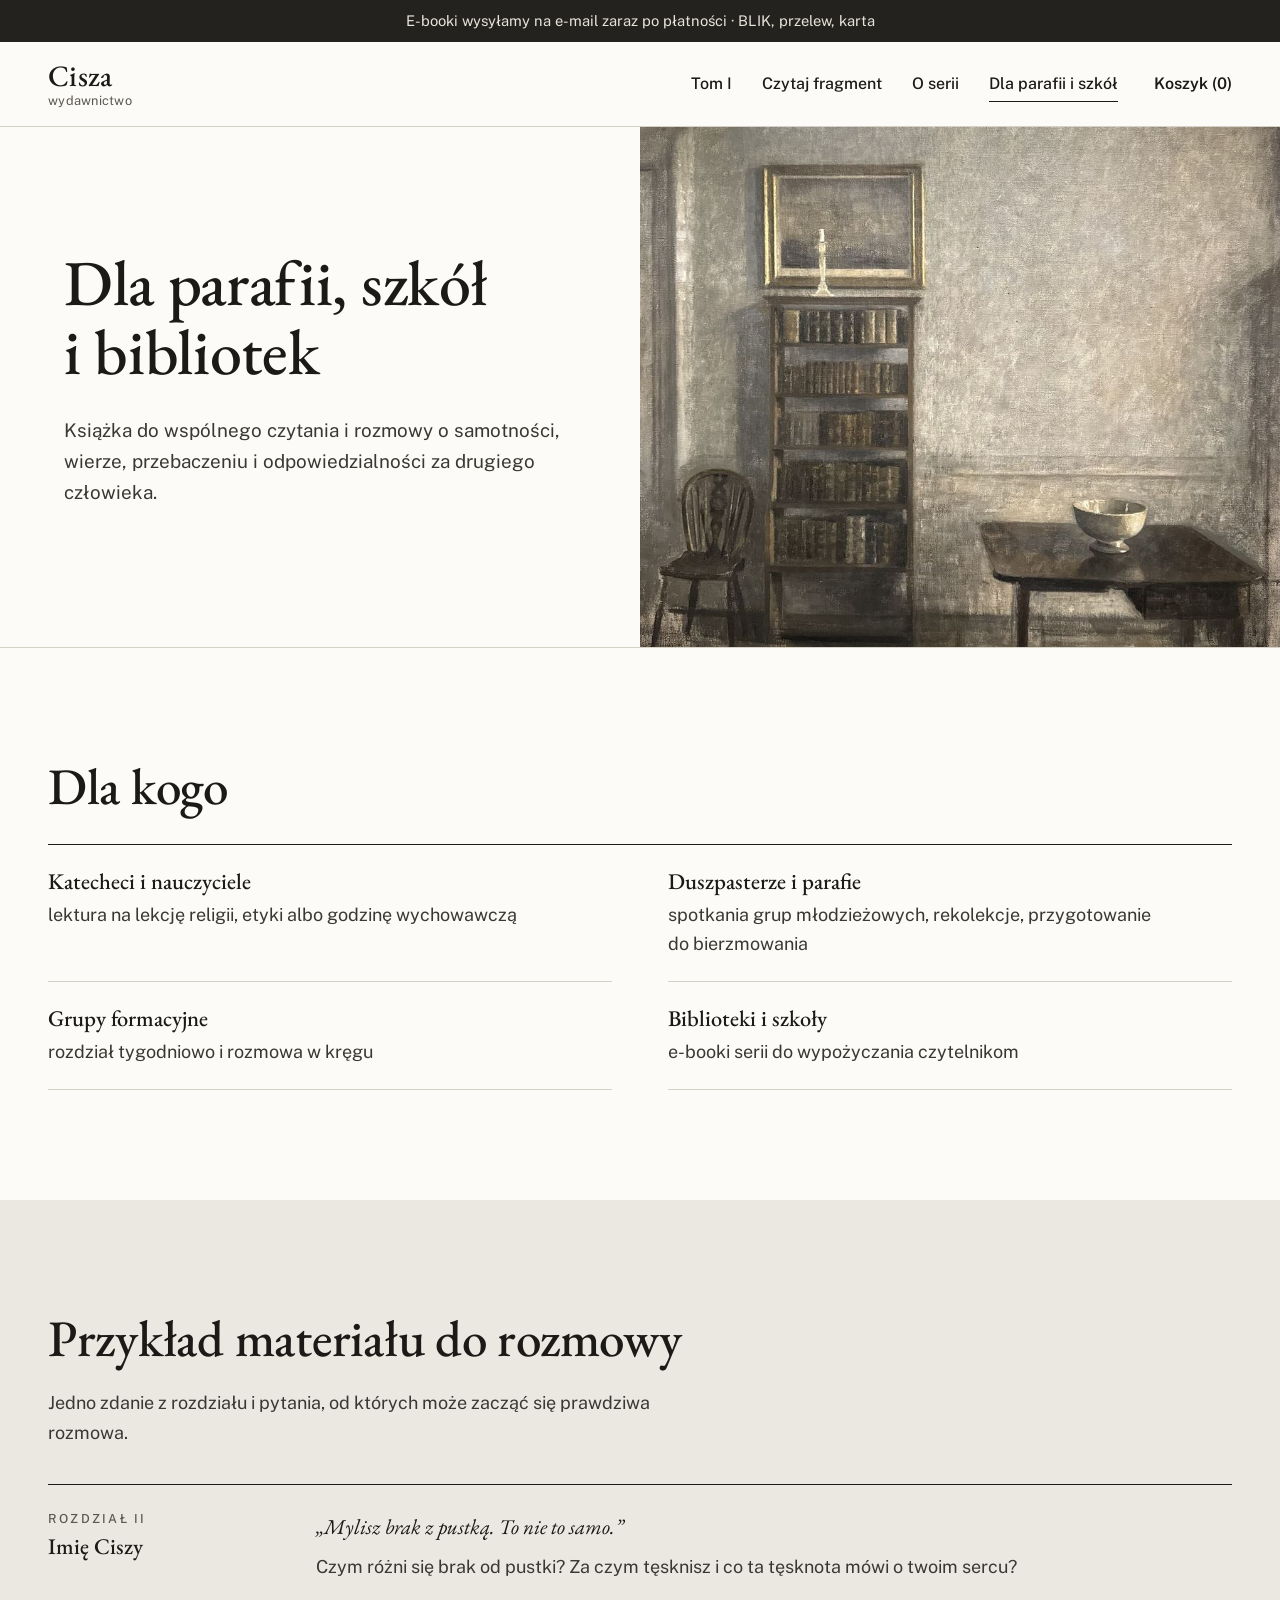
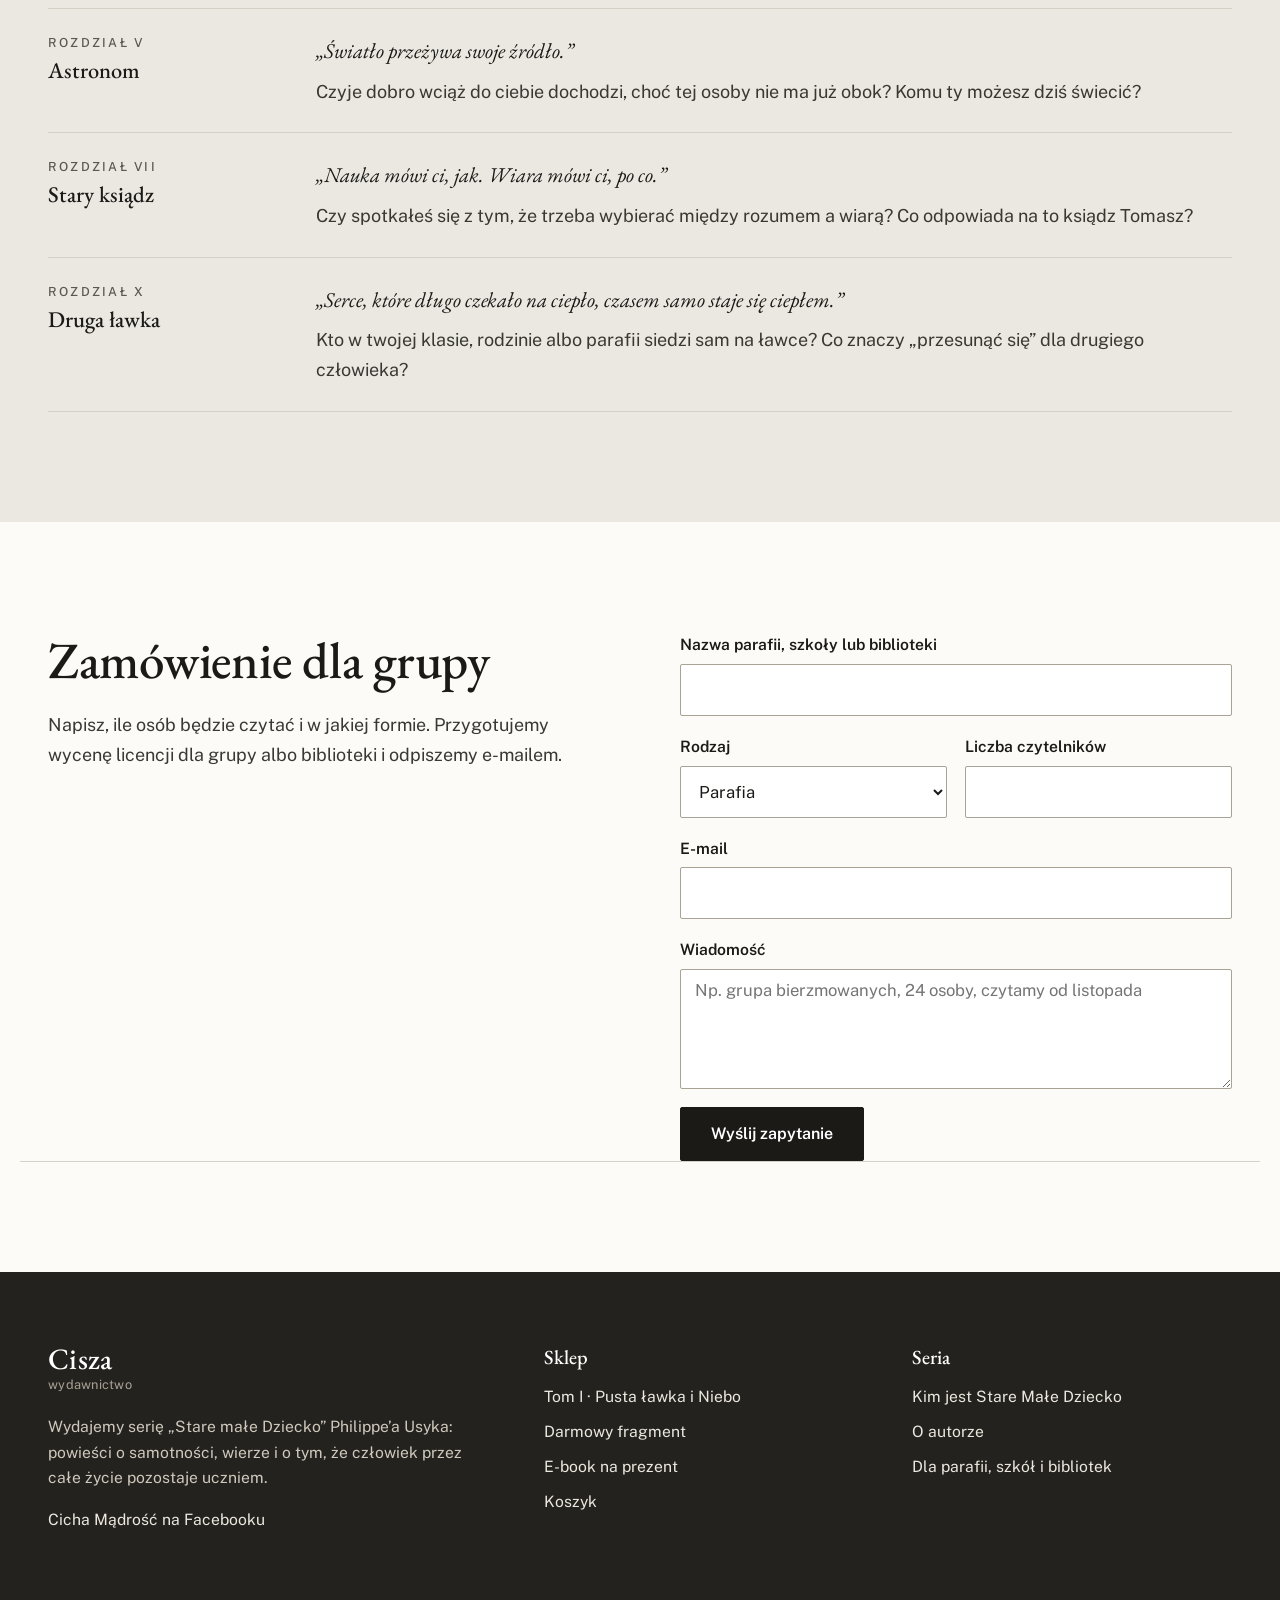
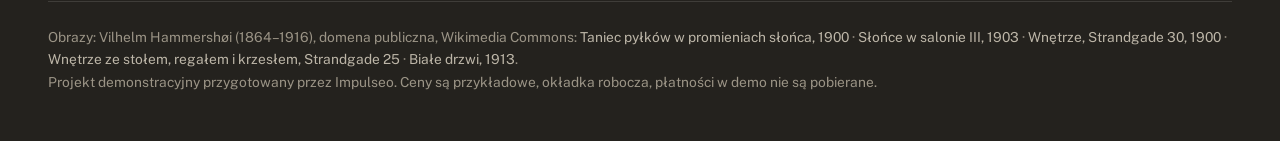
<file: dla-parafii-i-szkol/index.html>
<!doctype html>
<html lang="pl">
<head>
<meta charset="utf-8">
<meta name="viewport" content="width=device-width,initial-scale=1">
<title>Książka dla parafii, szkół i bibliotek – Stare małe Dziecko | Wydawnictwo Cisza</title>
<meta name="description" content="Powieść „Stare małe Dziecko” dla katechetów, nauczycieli, parafii i bibliotek: licencja dla grupy i pytania do rozmowy po rozdziałach.">
<link rel="canonical" href="https://impulseo-pl.github.io/stare-male-dziecko/dla-parafii-i-szkol/">
<meta property="og:type" content="website"><meta property="og:locale" content="pl_PL"><meta property="og:site_name" content="Wydawnictwo Cisza">
<meta property="og:title" content="Książka dla parafii, szkół i bibliotek – Stare małe Dziecko | Wydawnictwo Cisza"><meta property="og:description" content="Powieść „Stare małe Dziecko” dla katechetów, nauczycieli, parafii i bibliotek: licencja dla grupy i pytania do rozmowy po rozdziałach.">
<meta property="og:url" content="https://impulseo-pl.github.io/stare-male-dziecko/dla-parafii-i-szkol/"><meta property="og:image" content="https://impulseo-pl.github.io/stare-male-dziecko/img/og.jpg">
<meta name="theme-color" content="#24221e">
<link rel="icon" href="../favicon.svg" type="image/svg+xml">
<link rel="preconnect" href="https://fonts.googleapis.com"><link rel="preconnect" href="https://fonts.gstatic.com" crossorigin>
<link href="https://fonts.googleapis.com/css2?family=EB+Garamond:ital,wght@0,400;0,500;0,600;1,400;1,500&family=Public+Sans:wght@400;500;600&display=swap" rel="stylesheet">
<link rel="stylesheet" href="../assets/styles.css">
<link rel="preload" as="image" href="../img/stol-1600.jpg" imagesrcset="../img/stol-900.jpg 900w, ../img/stol-1600.jpg 1600w" imagesizes="(max-width:900px) 100vw, 55vw">

</head>
<body data-base="../">
<a class="skip" href="#tresc">Przejdź do&nbsp;treści</a>
<div class="strip">E-booki wysyłamy na&nbsp;e-mail zaraz po&nbsp;płatności · BLIK, przelew, karta</div>
<header class="top"><div class="wrap top-in">
  <a class="brand" href="../"><b>Cisza</b><span>wydawnictwo</span></a>
  <nav class="nav" aria-label="Menu główne"><a href="../tom-1/">Tom I</a><a href="../czytaj/">Czytaj fragment</a><a href="../o-serii/">O serii</a><a href="../dla-parafii-i-szkol/" aria-current=page>Dla parafii i&nbsp;szkół</a></nav>
  <a class="cart-btn" href="../koszyk/">Koszyk (<span data-cart-count>0</span>)</a>
  <button class="burger" aria-label="Menu" aria-expanded="false" aria-controls="menu"><i></i><i></i><i></i></button>
</div>
<nav class="menu" id="menu" aria-label="Menu"><a href="../">Strona główna</a><a href="../tom-1/">Tom I</a><a href="../czytaj/">Czytaj fragment</a><a href="../o-serii/">O serii</a><a href="../dla-parafii-i-szkol/">Dla parafii i&nbsp;szkół</a><a href="../koszyk/">Koszyk</a></nav>
</header>
<main id="tresc">
<section class="page-hero">
  <div class="ph-txt"><h1>Dla parafii, szkół i&nbsp;bibliotek</h1><p>Książka do&nbsp;wspólnego czytania i&nbsp;rozmowy o&nbsp;samotności, wierze, przebaczeniu i&nbsp;odpowiedzialności za drugiego człowieka.</p></div>
  <figure class="ph-art"><img src="../img/stol-1600.jpg" srcset="../img/stol-900.jpg 900w, ../img/stol-1600.jpg 1600w" sizes="(max-width:860px) 100vw, 50vw" alt="Obraz Vilhelma Hammershøia: stół z miską, regał z książkami i krzesło" decoding="async"></figure>
</section>
<section class="sec"><div class="wrap">
  <h2>Dla kogo</h2>
  <div class="list2" style="margin-top:30px">
    <div><b>Katecheci i&nbsp;nauczyciele</b><span>lektura na&nbsp;lekcję religii, etyki albo godzinę wychowawczą</span></div>
    <div><b>Duszpasterze i&nbsp;parafie</b><span>spotkania grup młodzieżowych, rekolekcje, przygotowanie do&nbsp;bierzmowania</span></div>
    <div><b>Grupy formacyjne</b><span>rozdział tygodniowo i&nbsp;rozmowa w&nbsp;kręgu</span></div>
    <div><b>Biblioteki i&nbsp;szkoły</b><span>e-booki serii do&nbsp;wypożyczania czytelnikom</span></div>
  </div>
</div></section>
<section class="sec wall"><div class="wrap">
  <h2>Przykład materiału do&nbsp;rozmowy</h2>
  <p style="color:var(--ink-2);max-width:36em;margin-bottom:36px">Jedno zdanie z&nbsp;rozdziału i&nbsp;pytania, od&nbsp;których może zacząć się&nbsp;prawdziwa rozmowa.</p>
  <ol class="qs"><li><b><small>Rozdział II</small>Imię Ciszy</b><div><blockquote>„Mylisz brak z&nbsp;pustką. To nie&nbsp;to&nbsp;samo.”</blockquote><p>Czym różni się&nbsp;brak od&nbsp;pustki? Za czym tęsknisz i&nbsp;co ta tęsknota mówi o&nbsp;twoim sercu?</p></div></li><li><b><small>Rozdział V</small>Astronom</b><div><blockquote>„Światło przeżywa swoje źródło.”</blockquote><p>Czyje dobro wciąż do&nbsp;ciebie dochodzi, choć tej osoby nie&nbsp;ma już obok? Komu ty możesz dziś świecić?</p></div></li><li><b><small>Rozdział VII</small>Stary ksiądz</b><div><blockquote>„Nauka mówi ci, jak. Wiara mówi ci, po&nbsp;co.”</blockquote><p>Czy spotkałeś się&nbsp;z&nbsp;tym, że&nbsp;trzeba wybierać między rozumem a&nbsp;wiarą? Co odpowiada na&nbsp;to&nbsp;ksiądz Tomasz?</p></div></li><li><b><small>Rozdział X</small>Druga ławka</b><div><blockquote>„Serce, które długo czekało na&nbsp;ciepło, czasem samo staje się&nbsp;ciepłem.”</blockquote><p>Kto w&nbsp;twojej klasie, rodzinie albo parafii siedzi sam na&nbsp;ławce? Co znaczy „przesunąć się” dla drugiego człowieka?</p></div></li></ol>
</div></section>
<section class="sec"><div class="wrap split top">
  <div><h2>Zamówienie dla grupy</h2><p style="font-size:1.12rem;color:var(--ink-2)">Napisz, ile osób będzie czytać i&nbsp;w&nbsp;jakiej formie. Przygotujemy wycenę licencji dla grupy albo biblioteki i&nbsp;odpiszemy e-mailem.</p></div>
  <form class="form-grid" data-ok="ok-inst" novalidate>
    <div class="field full"><label for="i1">Nazwa parafii, szkoły lub biblioteki</label><input id="i1" required></div>
    <div class="field"><label for="i2">Rodzaj</label><select id="i2"><option>Parafia</option><option>Szkoła</option><option>Biblioteka</option><option>Grupa formacyjna</option><option>Inne</option></select></div>
    <div class="field"><label for="i3">Liczba czytelników</label><input id="i3" inputmode="numeric"></div>
    <div class="field full"><label for="i4">E-mail</label><input id="i4" type="email" autocomplete="email" required></div>
    <div class="field full"><label for="i5">Wiadomość</label><textarea id="i5" placeholder="Np. grupa bierzmowanych, 24 osoby, czytamy od listopada"></textarea></div>
    <div class="full"><button class="btn" type="submit">Wyślij zapytanie</button><p class="ok" id="ok-inst">Dziękujemy. Odpiszemy z&nbsp;wyceną na&nbsp;podany e-mail.</p></div>
  </form>
</div></section>
</main>
<footer class="foot"><div class="wrap">
  <div class="foot-in">
    <div><a class="brand" href="../"><b>Cisza</b><span>wydawnictwo</span></a><p style="margin-top:22px;max-width:28em">Wydajemy serię „Stare małe Dziecko” Philippe’a Usyka: powieści o&nbsp;samotności, wierze i&nbsp;o&nbsp;tym, że&nbsp;człowiek przez całe życie pozostaje uczniem.</p><p><a href="https://www.facebook.com/profile.php?id=61593939705947" rel="noopener">Cicha Mądrość na&nbsp;Facebooku</a></p></div>
    <div><h4>Sklep</h4><ul><li><a href="../tom-1/">Tom I&nbsp;· Pusta ławka i&nbsp;Niebo</a></li><li><a href="../czytaj/">Darmowy fragment</a></li><li><a href="../tom-1/?opcja=prezent#kup">E-book na&nbsp;prezent</a></li><li><a href="../koszyk/">Koszyk</a></li></ul></div>
    <div><h4>Seria</h4><ul><li><a href="../o-serii/">Kim jest Stare Małe Dziecko</a></li><li><a href="../o-serii/#autor">O autorze</a></li><li><a href="../dla-parafii-i-szkol/">Dla parafii, szkół i&nbsp;bibliotek</a></li></ul></div>
  </div>
  <p class="credits">Obrazy: Vilhelm Hammershøi (1864–1916), domena publiczna, Wikimedia Commons: <a href="https://commons.wikimedia.org/wiki/File:Hammersh%C3%B8i_Dust_motes_dancing.jpg" rel="noopener">Taniec pyłków w&nbsp;promieniach słońca, 1900</a> · <a href="https://commons.wikimedia.org/wiki/File:Vilhelm_Hammersh%C3%B8i,_Sunshine_in_the_Drawing_Room_III,_1903.jpg" rel="noopener">Słońce w&nbsp;salonie III, 1903</a> · <a href="https://commons.wikimedia.org/wiki/File:Vilhelm_Hammersh%C3%B8i,_Interi%C3%B8r_fra_Strandgade_30,_1900.jpg" rel="noopener">Wnętrze, Strandgade 30, 1900</a> · <a href="https://commons.wikimedia.org/wiki/File:Vilhelm_Hammersh%C3%B8i_Interior_with_a_Table,_Bookcase_and_Windsor_Chair_Strandgade_25.jpg" rel="noopener">Wnętrze ze&nbsp;stołem, regałem i&nbsp;krzesłem, Strandgade 25</a> · <a href="https://commons.wikimedia.org/wiki/File:Vilhelm_Hammersh%C3%B8i_-_Hvide_d%C3%B8re._Interi%C3%B8r_fra_Strandgade_25_-_1913.png" rel="noopener">Białe drzwi, 1913</a>.<br>Projekt demonstracyjny przygotowany przez Impulseo. Ceny są przykładowe, okładka robocza, płatności w&nbsp;demo nie&nbsp;są pobierane.</p>
</div></footer>
<script src="../assets/app.js" defer></script>
<script src="../assets/licznik.js" defer></script>
</body>
</html>
</file>
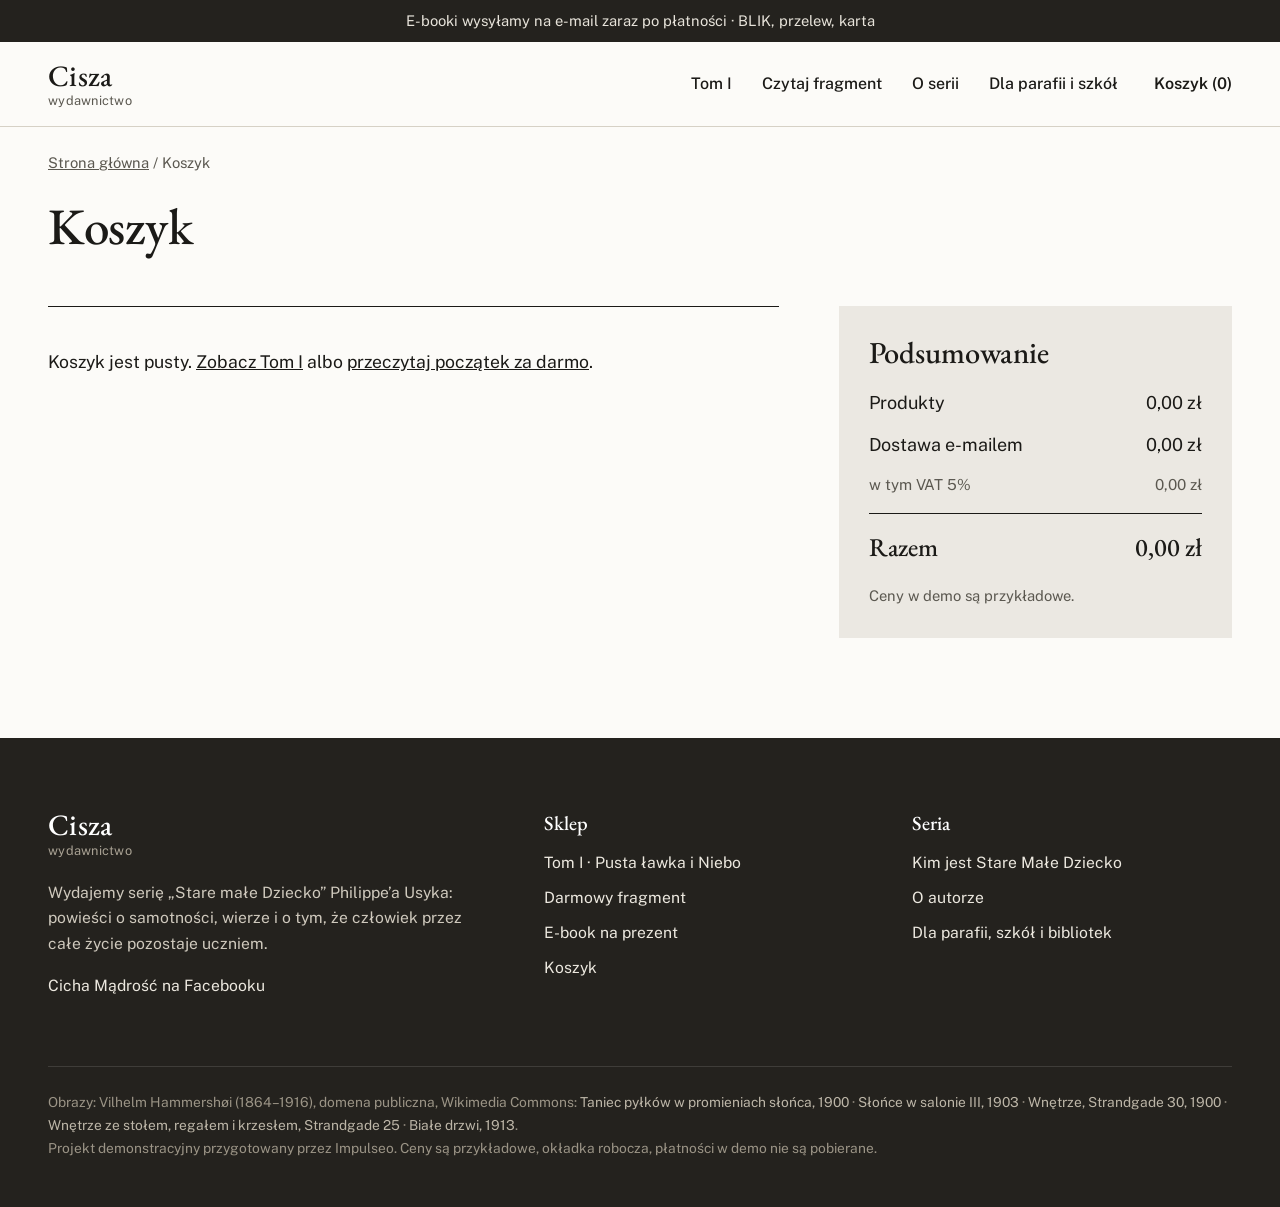
<file: koszyk/index.html>
<!doctype html>
<html lang="pl">
<head>
<meta charset="utf-8">
<meta name="viewport" content="width=device-width,initial-scale=1">
<title>Koszyk | Wydawnictwo Cisza</title>
<meta name="description" content="Koszyk sklepu Wydawnictwa Cisza.">
<link rel="canonical" href="https://impulseo-pl.github.io/stare-male-dziecko/koszyk/">
<meta property="og:type" content="website"><meta property="og:locale" content="pl_PL"><meta property="og:site_name" content="Wydawnictwo Cisza">
<meta property="og:title" content="Koszyk | Wydawnictwo Cisza"><meta property="og:description" content="Koszyk sklepu Wydawnictwa Cisza.">
<meta property="og:url" content="https://impulseo-pl.github.io/stare-male-dziecko/koszyk/"><meta property="og:image" content="https://impulseo-pl.github.io/stare-male-dziecko/img/og.jpg">
<meta name="theme-color" content="#24221e">
<link rel="icon" href="../favicon.svg" type="image/svg+xml">
<link rel="preconnect" href="https://fonts.googleapis.com"><link rel="preconnect" href="https://fonts.gstatic.com" crossorigin>
<link href="https://fonts.googleapis.com/css2?family=EB+Garamond:ital,wght@0,400;0,500;0,600;1,400;1,500&family=Public+Sans:wght@400;500;600&display=swap" rel="stylesheet">
<link rel="stylesheet" href="../assets/styles.css">
<meta name="robots" content="noindex">

</head>
<body data-base="../">
<a class="skip" href="#tresc">Przejdź do&nbsp;treści</a>
<div class="strip">E-booki wysyłamy na&nbsp;e-mail zaraz po&nbsp;płatności · BLIK, przelew, karta</div>
<header class="top"><div class="wrap top-in">
  <a class="brand" href="../"><b>Cisza</b><span>wydawnictwo</span></a>
  <nav class="nav" aria-label="Menu główne"><a href="../tom-1/">Tom I</a><a href="../czytaj/">Czytaj fragment</a><a href="../o-serii/">O serii</a><a href="../dla-parafii-i-szkol/">Dla parafii i&nbsp;szkół</a></nav>
  <a class="cart-btn" href="../koszyk/">Koszyk (<span data-cart-count>0</span>)</a>
  <button class="burger" aria-label="Menu" aria-expanded="false" aria-controls="menu"><i></i><i></i><i></i></button>
</div>
<nav class="menu" id="menu" aria-label="Menu"><a href="../">Strona główna</a><a href="../tom-1/">Tom I</a><a href="../czytaj/">Czytaj fragment</a><a href="../o-serii/">O serii</a><a href="../dla-parafii-i-szkol/">Dla parafii i&nbsp;szkół</a><a href="../koszyk/">Koszyk</a></nav>
</header>
<main id="tresc">
<div class="wrap"><p class="crumbs"><a href="../">Strona główna</a> / Koszyk</p>
<template id="mini-cover"><img class="thumb" src="../img/okladka.jpg" alt="" width="70" height="105"></template>
<div class="done" id="done">
  <h1 style="font-size:3rem">Dziękujemy za zamówienie</h1>
  <p>To jest wersja demonstracyjna, więc płatność nie&nbsp;została pobrana. W&nbsp;gotowym sklepie stałoby się&nbsp;to&nbsp;tak:</p>
  <ol class="steps"><li>Otwiera się&nbsp;płatność <b id="done-pay">BLIK</b>.</li><li>Po zaksięgowaniu wysyłamy e-mail na <b id="done-mail"></b> z&nbsp;linkami do&nbsp;plików EPUB, MOBI i&nbsp;PDF.</li><li>Prezenty wychodzą do&nbsp;obdarowanych w&nbsp;wybranym dniu, a&nbsp;Ty dostajesz potwierdzenie.</li></ol>
  <p style="margin-top:26px"><a class="btn" href="../czytaj/">Wróć do&nbsp;czytania</a></p>
</div>
<div id="cart-box"><h1 style="font-size:clamp(2.4rem,4vw,3.4rem);margin-top:22px">Koszyk</h1>
<div class="cart">
  <div>
    <div class="cart-lines" id="cart-lines"></div>
    <form id="checkout" novalidate style="margin-top:50px">
      <fieldset><legend>Dane do&nbsp;wysyłki e-booka</legend><div class="form-grid">
        <div class="field full"><label for="email">E-mail</label><input id="email" name="email" type="email" autocomplete="email" required><small>Na ten adres przyjdą pliki i&nbsp;potwierdzenie.</small></div>
        <div class="field full"><label for="imie">Imię i&nbsp;nazwisko</label><input id="imie" name="imie" autocomplete="name"></div>
        <label class="check full"><input type="checkbox" id="fv"> Potrzebuję faktury</label>
        <div class="form-grid full" id="fv-box" hidden><div class="field"><label for="nip">NIP</label><input id="nip" inputmode="numeric"></div><div class="field"><label for="firma">Nazwa firmy lub instytucji</label><input id="firma"></div></div>
      </div></fieldset>
      <fieldset><legend>Płatność</legend><div class="pay">
        <label><input type="radio" name="platnosc" value="BLIK" checked>BLIK</label>
        <label><input type="radio" name="platnosc" value="Przelewy24">Przelew online</label>
        <label><input type="radio" name="platnosc" value="karta">Karta</label>
      </div></fieldset>
      <fieldset><legend class="sr">Zgody</legend>
        <label class="check" style="margin-bottom:12px"><input type="checkbox" name="reg"> Akceptuję regulamin sklepu i&nbsp;politykę prywatności.</label>
        <label class="check"><input type="checkbox" name="cyfrowe"> Proszę o&nbsp;dostarczenie e-booka od&nbsp;razu i&nbsp;przyjmuję do&nbsp;wiadomości, że&nbsp;po&nbsp;pobraniu pliku tracę prawo do&nbsp;odstąpienia od&nbsp;umowy.</label>
      </fieldset>
      <p class="err" id="co-err">Wpisz poprawny e-mail i&nbsp;zaznacz obie zgody.</p>
      <button class="btn" type="submit" style="width:100%">Zamawiam i&nbsp;płacę&nbsp;<span data-sum></span></button>
    </form>
  </div>
  <aside class="summary"><h2>Podsumowanie</h2>
    <div class="row"><span>Produkty</span><span data-sum>0,00 zł</span></div>
    <div class="row"><span>Dostawa e-mailem</span><span>0,00 zł</span></div>
    <div class="row" style="color:var(--muted);font-size:.95rem"><span>w tym VAT 5%</span><span data-vat>0,00 zł</span></div>
    <div class="row total"><span>Razem</span><span data-sum>0,00 zł</span></div>
    <p style="color:var(--muted);font-size:.92rem;margin:14px 0 0">Ceny w&nbsp;demo są przykładowe.</p>
  </aside>
</div></div></div>
</main>
<footer class="foot"><div class="wrap">
  <div class="foot-in">
    <div><a class="brand" href="../"><b>Cisza</b><span>wydawnictwo</span></a><p style="margin-top:22px;max-width:28em">Wydajemy serię „Stare małe Dziecko” Philippe’a Usyka: powieści o&nbsp;samotności, wierze i&nbsp;o&nbsp;tym, że&nbsp;człowiek przez całe życie pozostaje uczniem.</p><p><a href="https://www.facebook.com/profile.php?id=61593939705947" rel="noopener">Cicha Mądrość na&nbsp;Facebooku</a></p></div>
    <div><h4>Sklep</h4><ul><li><a href="../tom-1/">Tom I&nbsp;· Pusta ławka i&nbsp;Niebo</a></li><li><a href="../czytaj/">Darmowy fragment</a></li><li><a href="../tom-1/?opcja=prezent#kup">E-book na&nbsp;prezent</a></li><li><a href="../koszyk/">Koszyk</a></li></ul></div>
    <div><h4>Seria</h4><ul><li><a href="../o-serii/">Kim jest Stare Małe Dziecko</a></li><li><a href="../o-serii/#autor">O autorze</a></li><li><a href="../dla-parafii-i-szkol/">Dla parafii, szkół i&nbsp;bibliotek</a></li></ul></div>
  </div>
  <p class="credits">Obrazy: Vilhelm Hammershøi (1864–1916), domena publiczna, Wikimedia Commons: <a href="https://commons.wikimedia.org/wiki/File:Hammersh%C3%B8i_Dust_motes_dancing.jpg" rel="noopener">Taniec pyłków w&nbsp;promieniach słońca, 1900</a> · <a href="https://commons.wikimedia.org/wiki/File:Vilhelm_Hammersh%C3%B8i,_Sunshine_in_the_Drawing_Room_III,_1903.jpg" rel="noopener">Słońce w&nbsp;salonie III, 1903</a> · <a href="https://commons.wikimedia.org/wiki/File:Vilhelm_Hammersh%C3%B8i,_Interi%C3%B8r_fra_Strandgade_30,_1900.jpg" rel="noopener">Wnętrze, Strandgade 30, 1900</a> · <a href="https://commons.wikimedia.org/wiki/File:Vilhelm_Hammersh%C3%B8i_Interior_with_a_Table,_Bookcase_and_Windsor_Chair_Strandgade_25.jpg" rel="noopener">Wnętrze ze&nbsp;stołem, regałem i&nbsp;krzesłem, Strandgade 25</a> · <a href="https://commons.wikimedia.org/wiki/File:Vilhelm_Hammersh%C3%B8i_-_Hvide_d%C3%B8re._Interi%C3%B8r_fra_Strandgade_25_-_1913.png" rel="noopener">Białe drzwi, 1913</a>.<br>Projekt demonstracyjny przygotowany przez Impulseo. Ceny są przykładowe, okładka robocza, płatności w&nbsp;demo nie&nbsp;są pobierane.</p>
</div></footer>
<script src="../assets/app.js" defer></script>
<script src="../assets/licznik.js" defer></script>
</body>
</html>
</file>
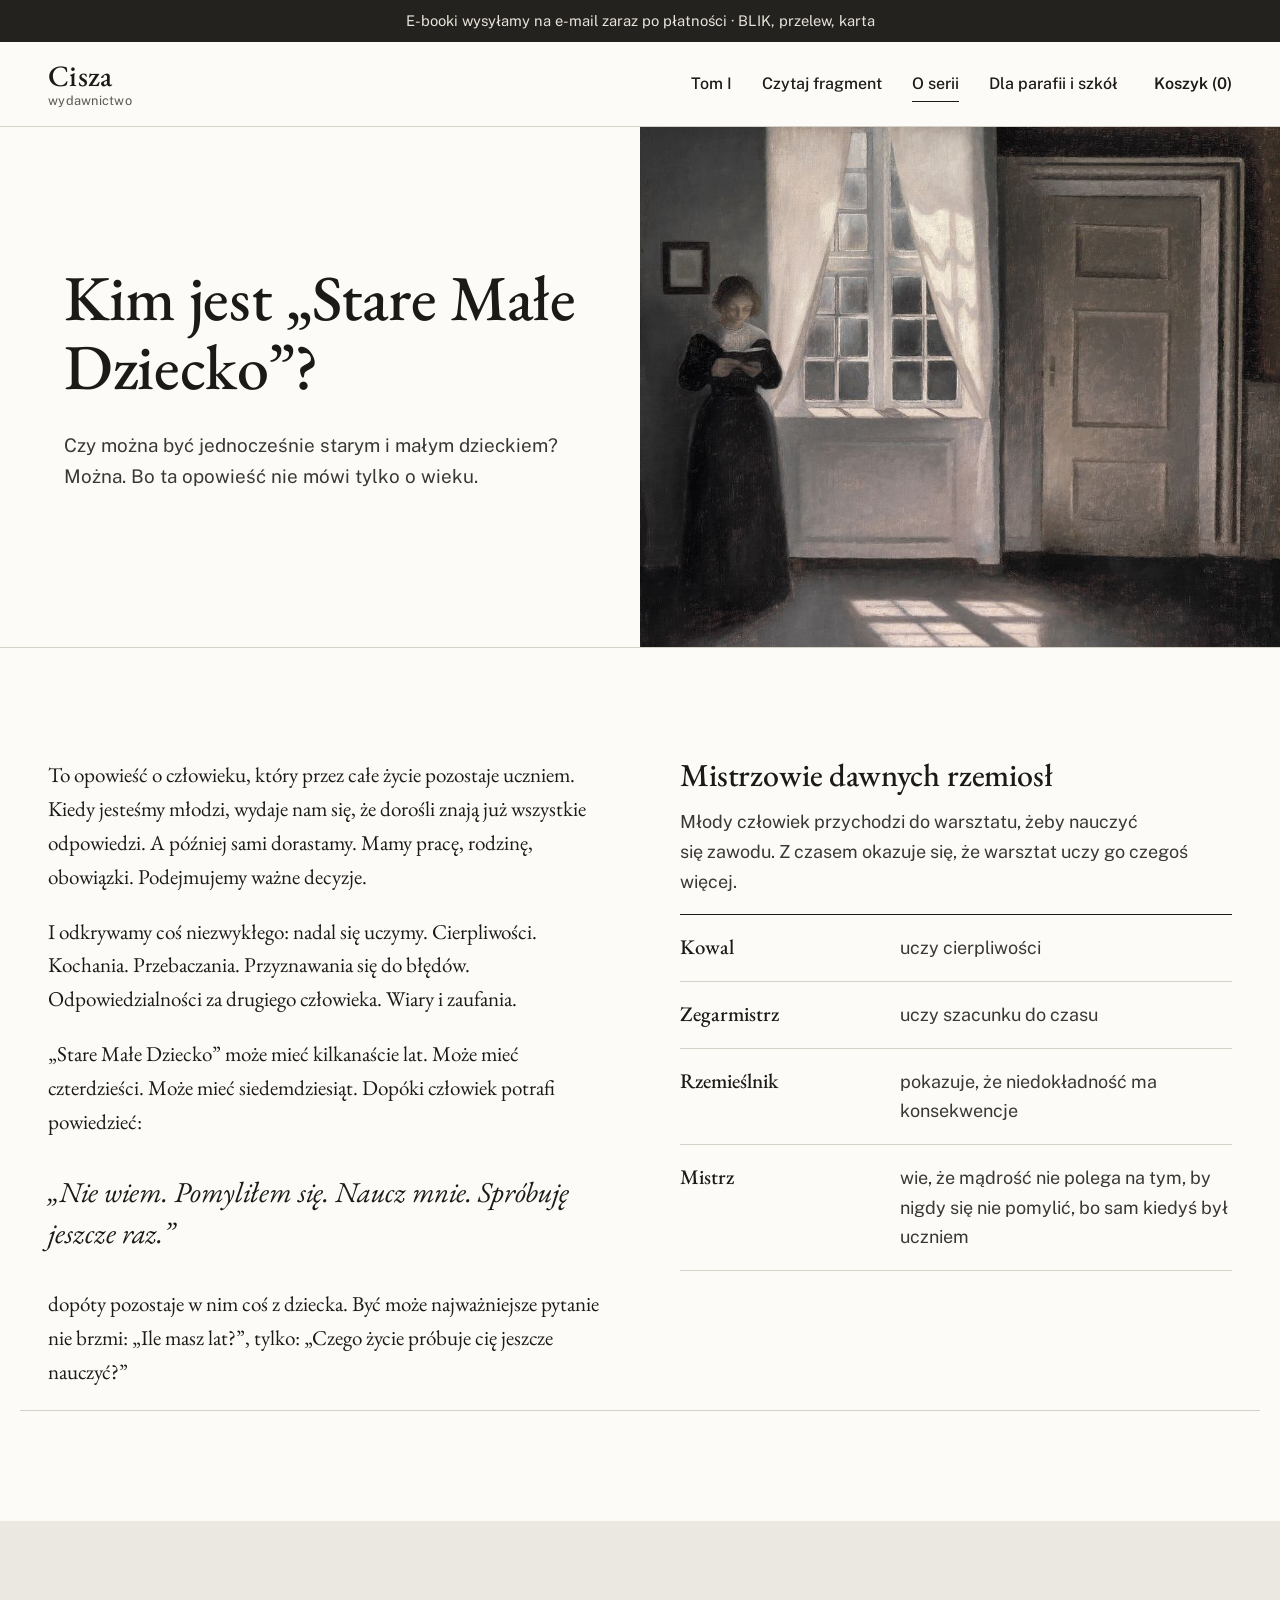
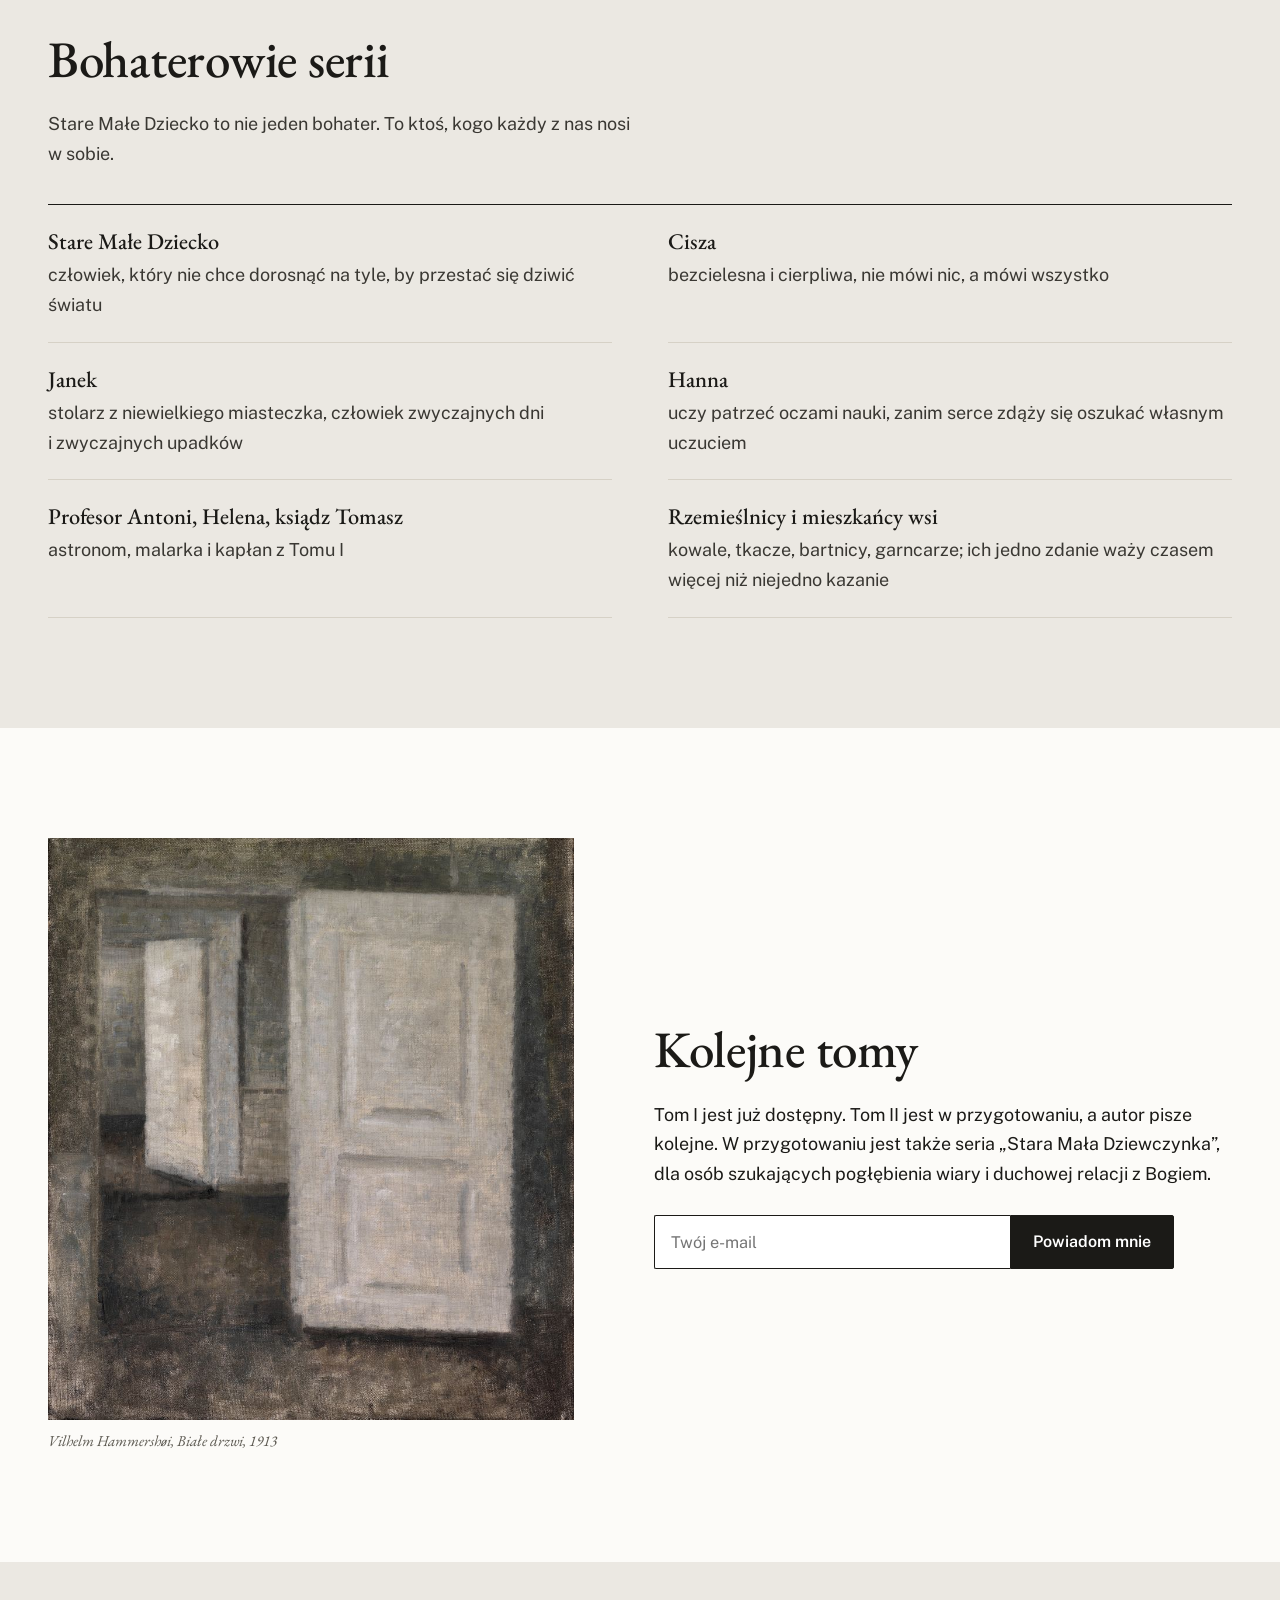
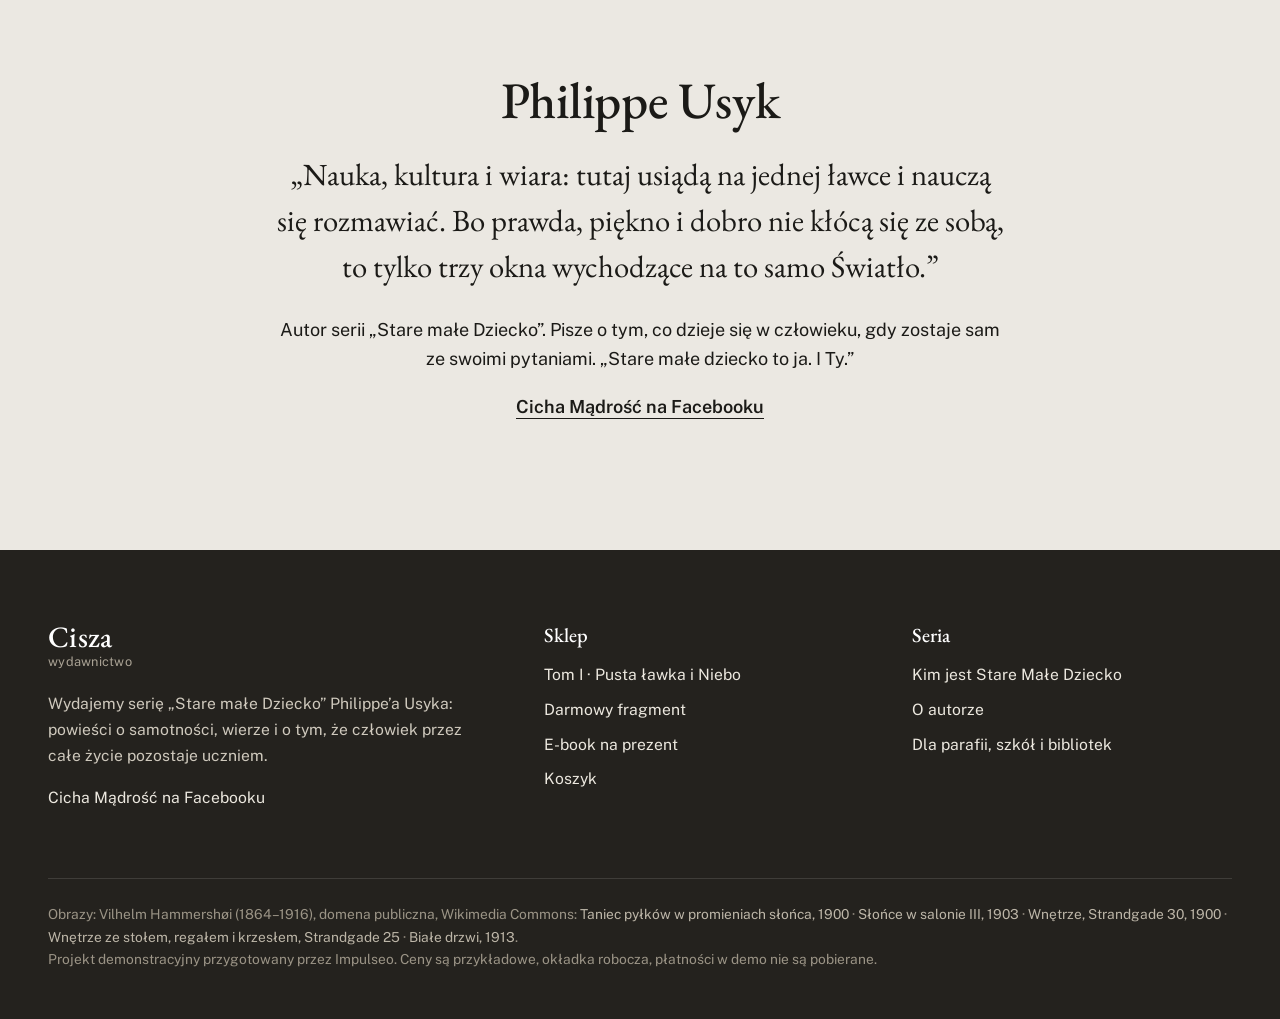
<file: o-serii/index.html>
<!doctype html>
<html lang="pl">
<head>
<meta charset="utf-8">
<meta name="viewport" content="width=device-width,initial-scale=1">
<title>O serii „Stare małe Dziecko” – bohaterowie, autor, kolejne tomy | Wydawnictwo Cisza</title>
<meta name="description" content="Kim jest Stare Małe Dziecko? Seria Philippe’a Usyka o człowieku, który przez całe życie pozostaje uczniem: bohaterowie, mistrzowie dawnych rzemiosł i zapowiedź kolejnych tomów.">
<link rel="canonical" href="https://impulseo-pl.github.io/stare-male-dziecko/o-serii/">
<meta property="og:type" content="website"><meta property="og:locale" content="pl_PL"><meta property="og:site_name" content="Wydawnictwo Cisza">
<meta property="og:title" content="O serii „Stare małe Dziecko” – bohaterowie, autor, kolejne tomy | Wydawnictwo Cisza"><meta property="og:description" content="Kim jest Stare Małe Dziecko? Seria Philippe’a Usyka o człowieku, który przez całe życie pozostaje uczniem: bohaterowie, mistrzowie dawnych rzemiosł i zapowiedź kolejnych tomów.">
<meta property="og:url" content="https://impulseo-pl.github.io/stare-male-dziecko/o-serii/"><meta property="og:image" content="https://impulseo-pl.github.io/stare-male-dziecko/img/og.jpg">
<meta name="theme-color" content="#24221e">
<link rel="icon" href="../favicon.svg" type="image/svg+xml">
<link rel="preconnect" href="https://fonts.googleapis.com"><link rel="preconnect" href="https://fonts.gstatic.com" crossorigin>
<link href="https://fonts.googleapis.com/css2?family=EB+Garamond:ital,wght@0,400;0,500;0,600;1,400;1,500&family=Public+Sans:wght@400;500;600&display=swap" rel="stylesheet">
<link rel="stylesheet" href="../assets/styles.css">
<link rel="preload" as="image" href="../img/czytajaca-1600.jpg" imagesrcset="../img/czytajaca-900.jpg 900w, ../img/czytajaca-1600.jpg 1600w" imagesizes="(max-width:900px) 100vw, 55vw">

</head>
<body data-base="../">
<a class="skip" href="#tresc">Przejdź do&nbsp;treści</a>
<div class="strip">E-booki wysyłamy na&nbsp;e-mail zaraz po&nbsp;płatności · BLIK, przelew, karta</div>
<header class="top"><div class="wrap top-in">
  <a class="brand" href="../"><b>Cisza</b><span>wydawnictwo</span></a>
  <nav class="nav" aria-label="Menu główne"><a href="../tom-1/">Tom I</a><a href="../czytaj/">Czytaj fragment</a><a href="../o-serii/" aria-current=page>O serii</a><a href="../dla-parafii-i-szkol/">Dla parafii i&nbsp;szkół</a></nav>
  <a class="cart-btn" href="../koszyk/">Koszyk (<span data-cart-count>0</span>)</a>
  <button class="burger" aria-label="Menu" aria-expanded="false" aria-controls="menu"><i></i><i></i><i></i></button>
</div>
<nav class="menu" id="menu" aria-label="Menu"><a href="../">Strona główna</a><a href="../tom-1/">Tom I</a><a href="../czytaj/">Czytaj fragment</a><a href="../o-serii/">O serii</a><a href="../dla-parafii-i-szkol/">Dla parafii i&nbsp;szkół</a><a href="../koszyk/">Koszyk</a></nav>
</header>
<main id="tresc">
<section class="page-hero">
  <div class="ph-txt"><h1>Kim jest „Stare Małe Dziecko”?</h1><p>Czy można być jednocześnie starym i&nbsp;małym dzieckiem? Można. Bo ta opowieść nie&nbsp;mówi tylko o&nbsp;wieku.</p></div>
  <figure class="ph-art"><img src="../img/czytajaca-1600.jpg" srcset="../img/czytajaca-900.jpg 900w, ../img/czytajaca-1600.jpg 1600w" sizes="(max-width:860px) 100vw, 50vw" alt="Obraz Vilhelma Hammershøia: kobieta czyta list przy oknie" decoding="async"></figure>
</section>
<section class="sec"><div class="wrap split top">
  <div class="essay">
    <p>To opowieść o&nbsp;człowieku, który przez całe życie pozostaje uczniem. Kiedy jesteśmy młodzi, wydaje nam się, że&nbsp;dorośli znają już wszystkie odpowiedzi. A&nbsp;później sami dorastamy. Mamy pracę, rodzinę, obowiązki. Podejmujemy ważne decyzje.</p>
    <p>I odkrywamy coś niezwykłego: nadal się&nbsp;uczymy. Cierpliwości. Kochania. Przebaczania. Przyznawania się&nbsp;do&nbsp;błędów. Odpowiedzialności za drugiego człowieka. Wiary i&nbsp;zaufania.</p>
    <p>„Stare Małe Dziecko” może mieć kilkanaście lat. Może mieć czterdzieści. Może mieć siedemdziesiąt. Dopóki człowiek potrafi powiedzieć:</p>
    <p class="say">„Nie wiem. Pomyliłem się. Naucz mnie. Spróbuję jeszcze raz.”</p>
    <p>dopóty pozostaje w&nbsp;nim coś z&nbsp;dziecka. Być może najważniejsze pytanie nie&nbsp;brzmi: „Ile masz lat?”, tylko: „Czego życie próbuje cię jeszcze nauczyć?”</p>
  </div>
  <div>
    <h2 style="font-size:2rem">Mistrzowie dawnych rzemiosł</h2>
    <p style="color:var(--ink-2)">Młody człowiek przychodzi do&nbsp;warsztatu, żeby nauczyć się&nbsp;zawodu. Z&nbsp;czasem okazuje się, że&nbsp;warsztat uczy go czegoś więcej.</p>
    <ul class="who">
      <li><b>Kowal</b><span>uczy cierpliwości</span></li>
      <li><b>Zegarmistrz</b><span>uczy szacunku do&nbsp;czasu</span></li>
      <li><b>Rzemieślnik</b><span>pokazuje, że&nbsp;niedokładność ma konsekwencje</span></li>
      <li><b>Mistrz</b><span>wie, że&nbsp;mądrość nie&nbsp;polega na&nbsp;tym, by nigdy się&nbsp;nie&nbsp;pomylić, bo sam kiedyś był uczniem</span></li>
    </ul>
  </div>
</div></section>
<section class="sec wall"><div class="wrap">
  <h2>Bohaterowie serii</h2>
  <p style="color:var(--ink-2);max-width:36em;margin-bottom:36px">Stare Małe Dziecko to&nbsp;nie&nbsp;jeden bohater. To ktoś, kogo każdy z&nbsp;nas nosi w&nbsp;sobie.</p>
  <div class="list2">
    <div><b>Stare Małe Dziecko</b><span>człowiek, który nie&nbsp;chce dorosnąć na&nbsp;tyle, by przestać się&nbsp;dziwić światu</span></div>
    <div><b>Cisza</b><span>bezcielesna i&nbsp;cierpliwa, nie&nbsp;mówi nic, a&nbsp;mówi wszystko</span></div>
    <div><b>Janek</b><span>stolarz z&nbsp;niewielkiego miasteczka, człowiek zwyczajnych dni i&nbsp;zwyczajnych upadków</span></div>
    <div><b>Hanna</b><span>uczy patrzeć oczami nauki, zanim serce zdąży się&nbsp;oszukać własnym uczuciem</span></div>
    <div><b>Profesor Antoni, Helena, ksiądz Tomasz</b><span>astronom, malarka i&nbsp;kapłan z&nbsp;Tomu I</span></div>
    <div><b>Rzemieślnicy i&nbsp;mieszkańcy wsi</b><span>kowale, tkacze, bartnicy, garncarze; ich jedno zdanie waży czasem więcej niż niejedno kazanie</span></div>
  </div>
</div></section>
<section class="sec"><div class="wrap doors">
  <figure><img src="../img/drzwi-1600.jpg" srcset="../img/drzwi-900.jpg 900w, ../img/drzwi-1600.jpg 1600w" sizes="(max-width:860px) 100vw, 45vw" alt="Obraz Vilhelma Hammershøia: otwarte białe drzwi" loading=lazy decoding="async"><figcaption class="cap">Vilhelm Hammershøi, Białe drzwi, 1913</figcaption></figure>
  <div><h2>Kolejne tomy</h2><p style="font-size:1.12rem">Tom I&nbsp;jest już dostępny. Tom&nbsp;II jest w&nbsp;przygotowaniu, a&nbsp;autor pisze kolejne. W&nbsp;przygotowaniu jest także seria „Stara Mała Dziewczynka”, dla osób szukających pogłębienia wiary i&nbsp;duchowej relacji z&nbsp;Bogiem.</p><form class="notify" data-ok="ok-seria"><label class="sr" for="n-seria">Twój e-mail</label><input id="n-seria" type="email" placeholder="Twój e-mail" autocomplete="email" required><button class="btn" type="submit">Powiadom mnie</button></form>
<p class="ok" id="ok-seria">Dziękujemy. Napiszemy w&nbsp;dniu premiery Tomu II.</p></div>
</div></section>
<section class="sec wall" id="autor"><div class="wrap author">
  <h2>Philippe Usyk</h2>
  <blockquote>„Nauka, kultura i&nbsp;wiara: tutaj usiądą na&nbsp;jednej ławce i&nbsp;nauczą się&nbsp;rozmawiać. Bo prawda, piękno i&nbsp;dobro nie&nbsp;kłócą się&nbsp;ze&nbsp;sobą, to&nbsp;tylko trzy okna wychodzące na&nbsp;to&nbsp;samo Światło.”</blockquote>
  <p style="max-width:40em;margin:0 auto 18px">Autor serii „Stare małe Dziecko”. Pisze o&nbsp;tym, co dzieje się&nbsp;w&nbsp;człowieku, gdy zostaje sam ze&nbsp;swoimi pytaniami. „Stare małe dziecko to&nbsp;ja. I&nbsp;Ty.”</p>
  <p><a class="txt-link" href="https://www.facebook.com/profile.php?id=61593939705947" rel="noopener">Cicha Mądrość na&nbsp;Facebooku</a></p>
</div></section>
</main>
<footer class="foot"><div class="wrap">
  <div class="foot-in">
    <div><a class="brand" href="../"><b>Cisza</b><span>wydawnictwo</span></a><p style="margin-top:22px;max-width:28em">Wydajemy serię „Stare małe Dziecko” Philippe’a Usyka: powieści o&nbsp;samotności, wierze i&nbsp;o&nbsp;tym, że&nbsp;człowiek przez całe życie pozostaje uczniem.</p><p><a href="https://www.facebook.com/profile.php?id=61593939705947" rel="noopener">Cicha Mądrość na&nbsp;Facebooku</a></p></div>
    <div><h4>Sklep</h4><ul><li><a href="../tom-1/">Tom I&nbsp;· Pusta ławka i&nbsp;Niebo</a></li><li><a href="../czytaj/">Darmowy fragment</a></li><li><a href="../tom-1/?opcja=prezent#kup">E-book na&nbsp;prezent</a></li><li><a href="../koszyk/">Koszyk</a></li></ul></div>
    <div><h4>Seria</h4><ul><li><a href="../o-serii/">Kim jest Stare Małe Dziecko</a></li><li><a href="../o-serii/#autor">O autorze</a></li><li><a href="../dla-parafii-i-szkol/">Dla parafii, szkół i&nbsp;bibliotek</a></li></ul></div>
  </div>
  <p class="credits">Obrazy: Vilhelm Hammershøi (1864–1916), domena publiczna, Wikimedia Commons: <a href="https://commons.wikimedia.org/wiki/File:Hammersh%C3%B8i_Dust_motes_dancing.jpg" rel="noopener">Taniec pyłków w&nbsp;promieniach słońca, 1900</a> · <a href="https://commons.wikimedia.org/wiki/File:Vilhelm_Hammersh%C3%B8i,_Sunshine_in_the_Drawing_Room_III,_1903.jpg" rel="noopener">Słońce w&nbsp;salonie III, 1903</a> · <a href="https://commons.wikimedia.org/wiki/File:Vilhelm_Hammersh%C3%B8i,_Interi%C3%B8r_fra_Strandgade_30,_1900.jpg" rel="noopener">Wnętrze, Strandgade 30, 1900</a> · <a href="https://commons.wikimedia.org/wiki/File:Vilhelm_Hammersh%C3%B8i_Interior_with_a_Table,_Bookcase_and_Windsor_Chair_Strandgade_25.jpg" rel="noopener">Wnętrze ze&nbsp;stołem, regałem i&nbsp;krzesłem, Strandgade 25</a> · <a href="https://commons.wikimedia.org/wiki/File:Vilhelm_Hammersh%C3%B8i_-_Hvide_d%C3%B8re._Interi%C3%B8r_fra_Strandgade_25_-_1913.png" rel="noopener">Białe drzwi, 1913</a>.<br>Projekt demonstracyjny przygotowany przez Impulseo. Ceny są przykładowe, okładka robocza, płatności w&nbsp;demo nie&nbsp;są pobierane.</p>
</div></footer>
<script src="../assets/app.js" defer></script>
<script src="../assets/licznik.js" defer></script>
</body>
</html>
</file>
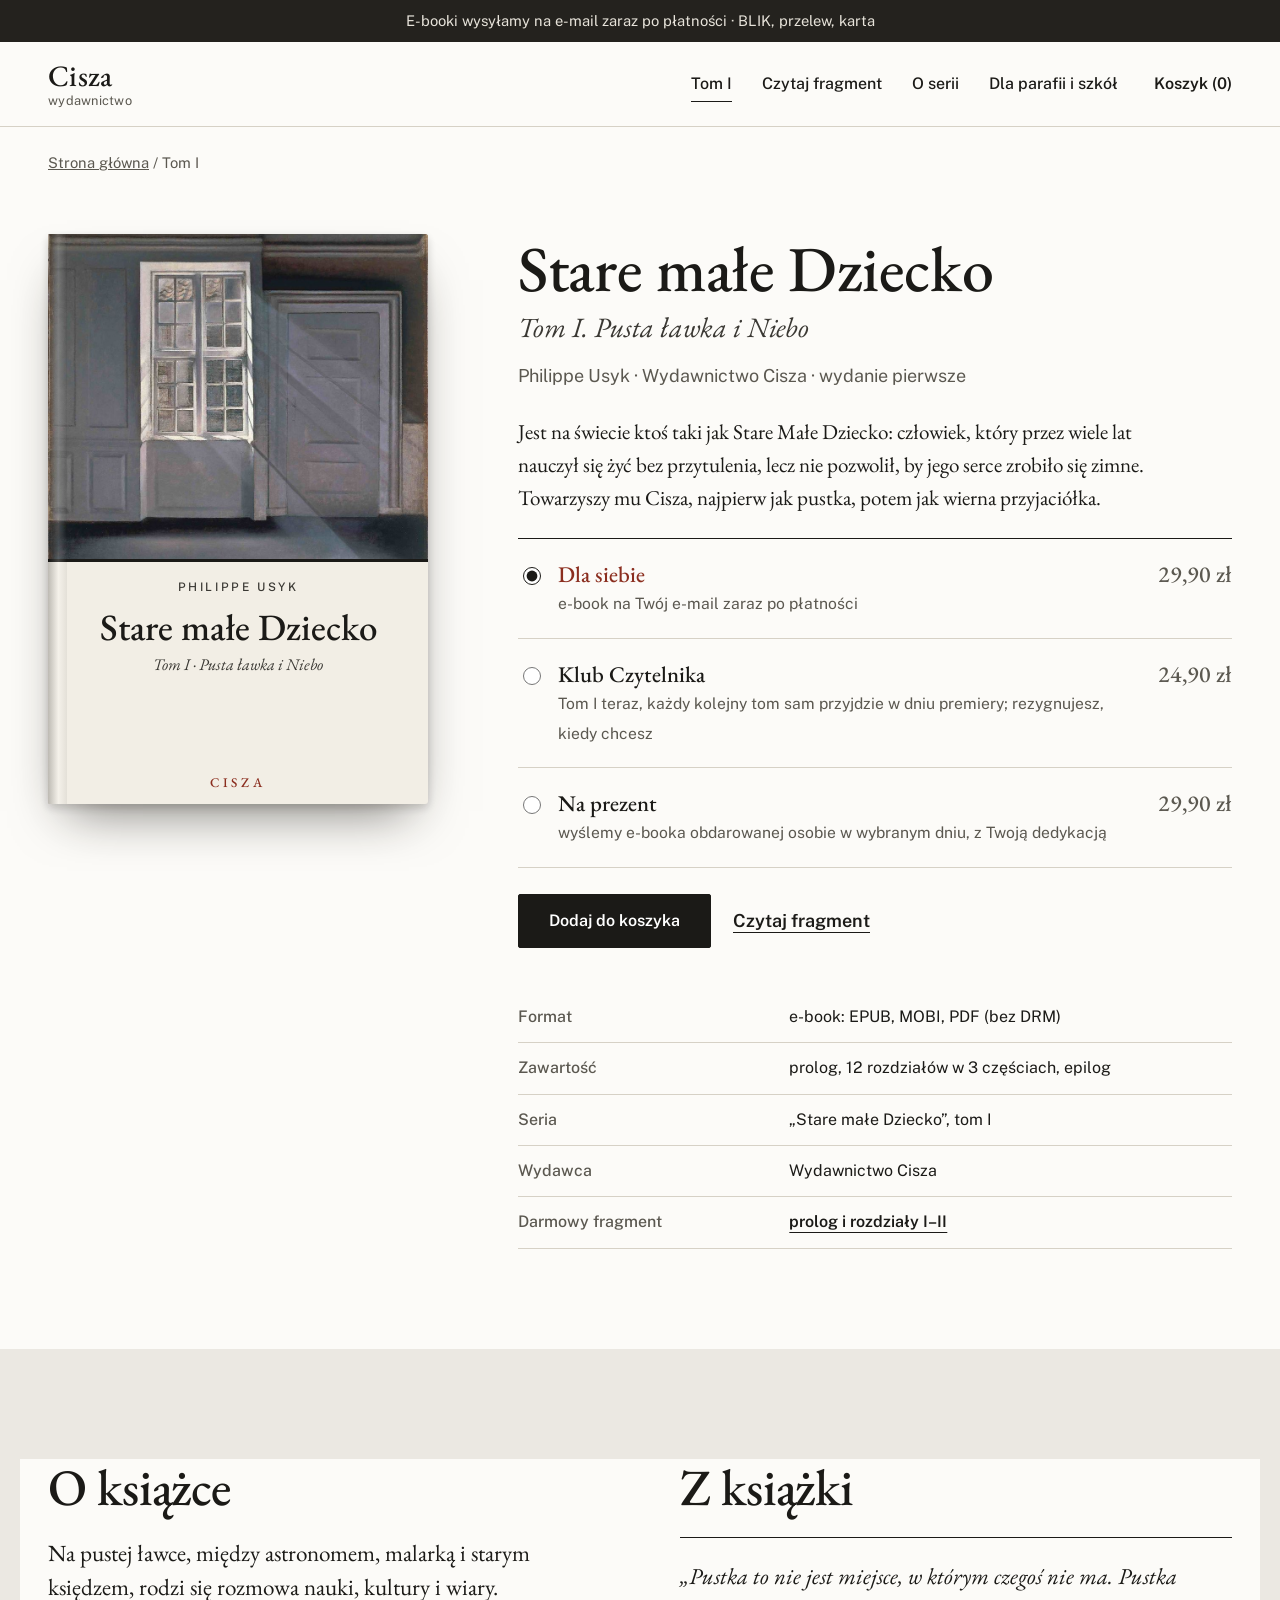
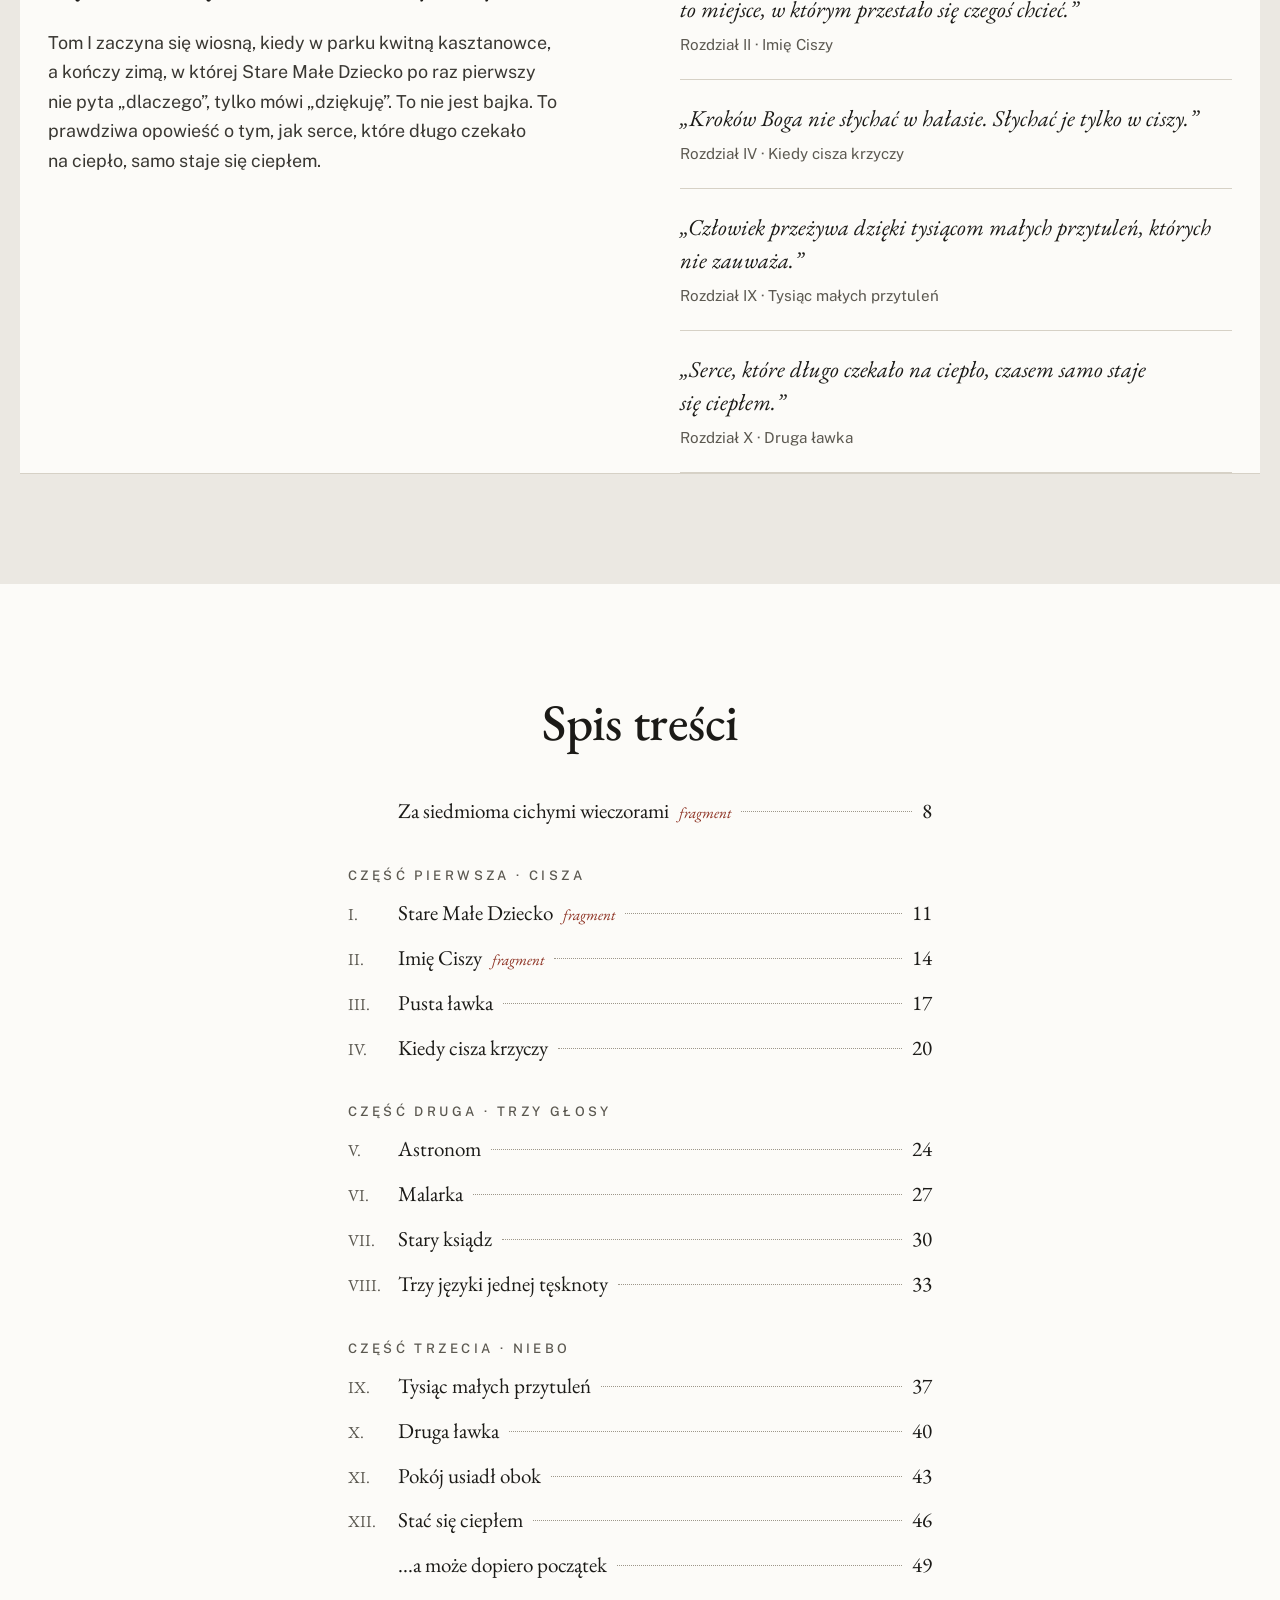
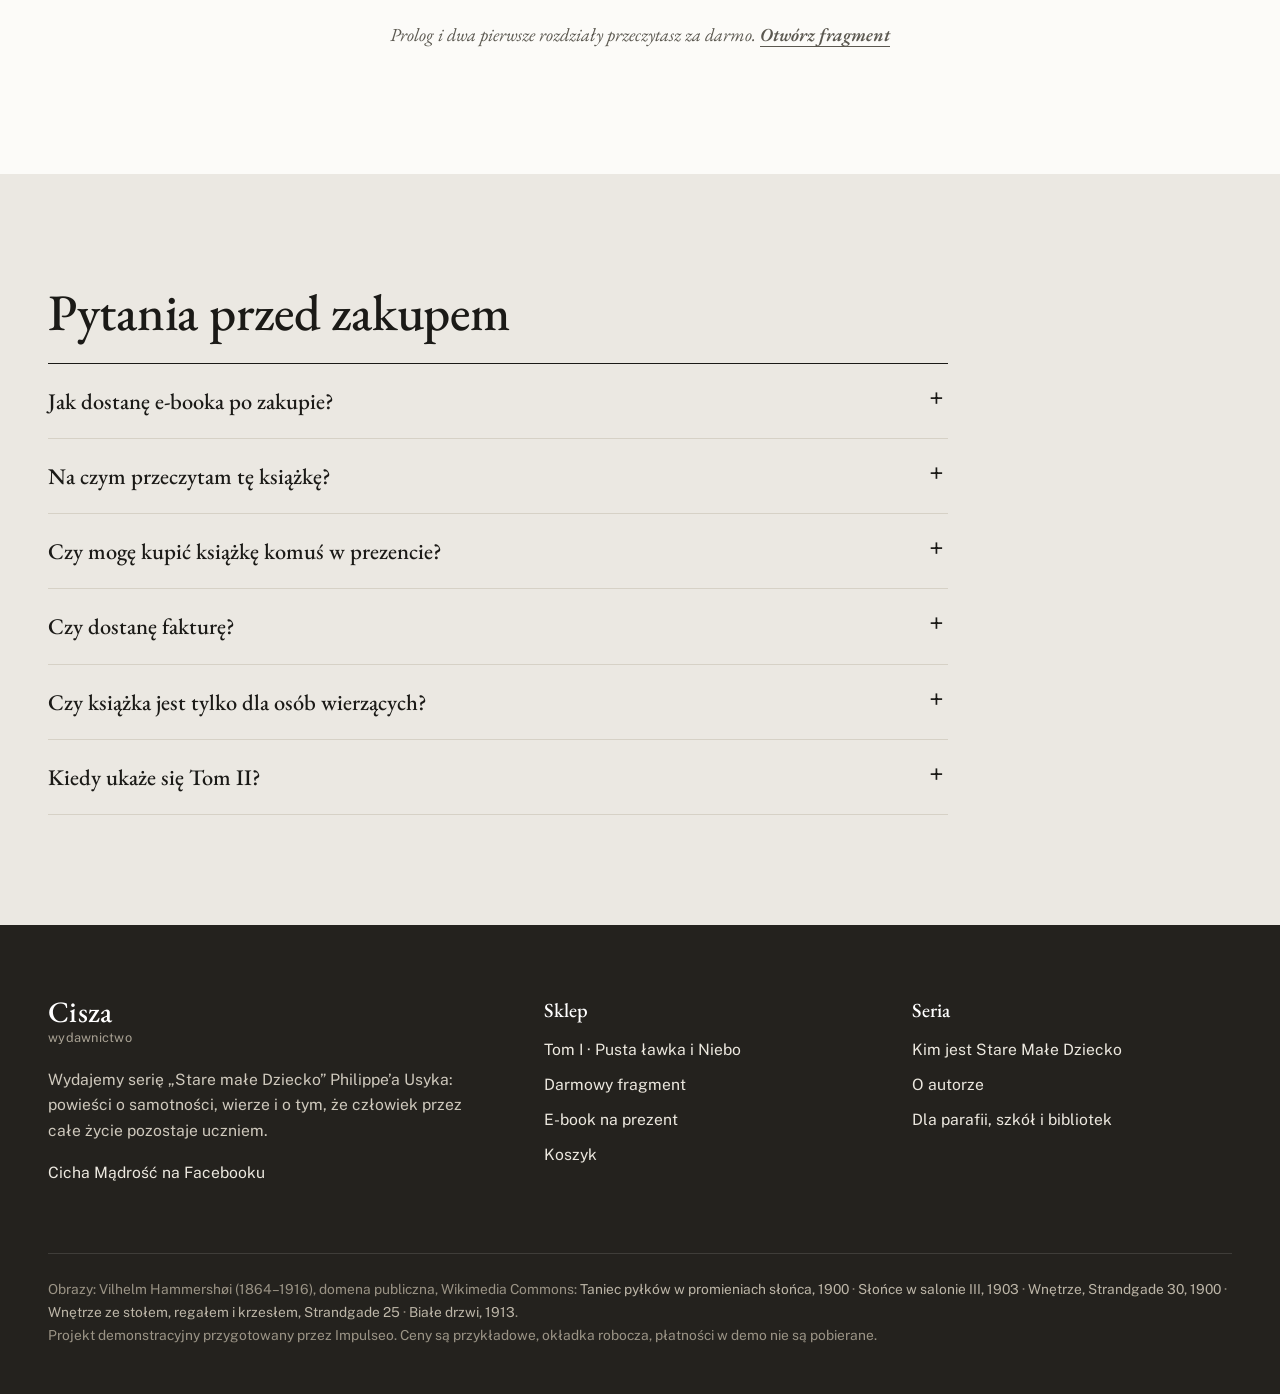
<file: tom-1/index.html>
<!doctype html>
<html lang="pl">
<head>
<meta charset="utf-8">
<meta name="viewport" content="width=device-width,initial-scale=1">
<title>Stare małe Dziecko, Tom I: Pusta ławka i Niebo – e-book | Philippe Usyk</title>
<meta name="description" content="E-book Philippe’a Usyka: powieść o samotności, ciszy i wierze, w której astronom, malarka i ksiądz siadają na jednej ławce. EPUB, MOBI, PDF bez DRM.">
<link rel="canonical" href="https://impulseo-pl.github.io/stare-male-dziecko/tom-1/">
<meta property="og:type" content="website"><meta property="og:locale" content="pl_PL"><meta property="og:site_name" content="Wydawnictwo Cisza">
<meta property="og:title" content="Stare małe Dziecko, Tom I: Pusta ławka i Niebo – e-book | Philippe Usyk"><meta property="og:description" content="E-book Philippe’a Usyka: powieść o samotności, ciszy i wierze, w której astronom, malarka i ksiądz siadają na jednej ławce. EPUB, MOBI, PDF bez DRM.">
<meta property="og:url" content="https://impulseo-pl.github.io/stare-male-dziecko/tom-1/"><meta property="og:image" content="https://impulseo-pl.github.io/stare-male-dziecko/img/og.jpg">
<meta name="theme-color" content="#24221e">
<link rel="icon" href="../favicon.svg" type="image/svg+xml">
<link rel="preconnect" href="https://fonts.googleapis.com"><link rel="preconnect" href="https://fonts.gstatic.com" crossorigin>
<link href="https://fonts.googleapis.com/css2?family=EB+Garamond:ital,wght@0,400;0,500;0,600;1,400;1,500&family=Public+Sans:wght@400;500;600&display=swap" rel="stylesheet">
<link rel="stylesheet" href="../assets/styles.css">
<script type="application/ld+json">{"@context": "https://schema.org", "@graph": [{"@type": "Book", "@id": "https://impulseo-pl.github.io/stare-male-dziecko/tom-1/#book", "name": "Stare małe Dziecko. Tom I: Pusta ławka i Niebo", "inLanguage": "pl", "author": {"@type": "Person", "name": "Philippe Usyk"}, "publisher": {"@type": "Organization", "name": "Wydawnictwo Cisza"}, "bookFormat": "https://schema.org/EBook", "bookEdition": "Wydanie pierwsze", "genre": ["powieść", "literatura chrześcijańska"], "isPartOf": {"@type": "BookSeries", "name": "Stare małe Dziecko"}, "url": "https://impulseo-pl.github.io/stare-male-dziecko/tom-1/", "offers": {"@type": "Offer", "price": "29.90", "priceCurrency": "PLN", "availability": "https://schema.org/InStock", "url": "https://impulseo-pl.github.io/stare-male-dziecko/tom-1/"}}, {"@type": "BreadcrumbList", "itemListElement": [{"@type": "ListItem", "position": 1, "name": "Strona główna", "item": "https://impulseo-pl.github.io/stare-male-dziecko/"}, {"@type": "ListItem", "position": 2, "name": "Tom I", "item": "https://impulseo-pl.github.io/stare-male-dziecko/tom-1/"}]}]}</script>
</head>
<body data-base="../">
<a class="skip" href="#tresc">Przejdź do&nbsp;treści</a>
<div class="strip">E-booki wysyłamy na&nbsp;e-mail zaraz po&nbsp;płatności · BLIK, przelew, karta</div>
<header class="top"><div class="wrap top-in">
  <a class="brand" href="../"><b>Cisza</b><span>wydawnictwo</span></a>
  <nav class="nav" aria-label="Menu główne"><a href="../tom-1/" aria-current=page>Tom I</a><a href="../czytaj/">Czytaj fragment</a><a href="../o-serii/">O serii</a><a href="../dla-parafii-i-szkol/">Dla parafii i&nbsp;szkół</a></nav>
  <a class="cart-btn" href="../koszyk/">Koszyk (<span data-cart-count>0</span>)</a>
  <button class="burger" aria-label="Menu" aria-expanded="false" aria-controls="menu"><i></i><i></i><i></i></button>
</div>
<nav class="menu" id="menu" aria-label="Menu"><a href="../">Strona główna</a><a href="../tom-1/">Tom I</a><a href="../czytaj/">Czytaj fragment</a><a href="../o-serii/">O serii</a><a href="../dla-parafii-i-szkol/">Dla parafii i&nbsp;szkół</a><a href="../koszyk/">Koszyk</a></nav>
</header>
<main id="tresc">
<div class="wrap"><p class="crumbs"><a href="../">Strona główna</a> / Tom&nbsp;I</p>
<div class="product" id="kup">
  <div class="book " role="img" aria-label="Okładka: Philippe Usyk, Stare małe Dziecko, Tom I, Pusta ławka i Niebo"><div class="book-art"><img src="../img/swiatlo-900.jpg" alt="" loading="lazy"></div><div class="book-band"><span class="b-au">Philippe Usyk</span><span class="b-ti">Stare małe Dziecko</span><span class="b-vol">Tom I&nbsp;· Pusta ławka i&nbsp;Niebo</span><span class="b-pub">Cisza</span></div></div>
  <div>
    <h1>Stare małe Dziecko</h1>
    <p class="vol">Tom I. Pusta ławka i&nbsp;Niebo</p>
    <p class="by">Philippe Usyk · Wydawnictwo Cisza · wydanie pierwsze</p>
    <p class="desc">Jest na&nbsp;świecie ktoś taki jak Stare Małe Dziecko: człowiek, który przez wiele lat nauczył się&nbsp;żyć bez przytulenia, lecz nie&nbsp;pozwolił, by jego serce zrobiło się&nbsp;zimne. Towarzyszy mu Cisza, najpierw jak pustka, potem jak wierna przyjaciółka.</p>
    <form data-buy>
      <div class="opts">
      <label class="opt"><input type="radio" name="opcja" value="tom1" checked><div><b>Dla siebie</b><span>e-book na&nbsp;Twój e-mail zaraz po&nbsp;płatności</span></div><span class="p">29,90 zł</span></label>
      <label class="opt"><input type="radio" name="opcja" value="klub"><div><b>Klub Czytelnika</b><span>Tom I&nbsp;teraz, każdy kolejny tom sam przyjdzie w&nbsp;dniu premiery; rezygnujesz, kiedy chcesz</span></div><span class="p">24,90 zł</span></label>
      <label class="opt"><input type="radio" name="opcja" value="prezent"><div><b>Na prezent</b><span>wyślemy e-booka obdarowanej osobie w&nbsp;wybranym dniu, z&nbsp;Twoją dedykacją</span></div><span class="p">29,90 zł</span></label>
    </div><div class="gift">
        <div class="field"><label for="g_email">E-mail osoby obdarowanej</label><input id="g_email" name="g_email" type="email" autocomplete="off"></div>
        <div class="field"><label for="g_data">Dzień wysyłki</label><input id="g_data" name="g_data" type="date"><small>Puste pole oznacza wysyłkę od&nbsp;razu.</small></div>
        <div class="field"><label for="g_ded">Dedykacja</label><textarea id="g_ded" name="g_ded" placeholder="Np. Dla Zosi na bierzmowanie, od babci"></textarea></div>
        <p class="err">Wpisz adres e-mail osoby, która ma dostać książkę.</p></div>
      <div style="display:flex;gap:22px;align-items:center;flex-wrap:wrap"><button class="btn" type="submit">Dodaj do&nbsp;koszyka</button><a class="txt-link" href="../czytaj/">Czytaj fragment</a></div>
    </form>
    <table class="spec"><tbody>
      <tr><th>Format</th><td>e-book: EPUB, MOBI, PDF (bez DRM)</td></tr>
      <tr><th>Zawartość</th><td>prolog, 12 rozdziałów w&nbsp;3 częściach, epilog</td></tr>
      <tr><th>Seria</th><td>„Stare małe Dziecko”, tom I</td></tr>
      <tr><th>Wydawca</th><td>Wydawnictwo Cisza</td></tr>
      <tr><th>Darmowy fragment</th><td><a class="txt-link" href="../czytaj/">prolog i&nbsp;rozdziały I–II</a></td></tr>
    </tbody></table>
  </div>
</div></div>

<section class="sec wall"><div class="wrap split top">
  <div>
    <h2>O książce</h2>
    <p class="lede" style="font-size:1.45rem">Na pustej ławce, między astronomem, malarką i&nbsp;starym księdzem, rodzi się&nbsp;rozmowa nauki, kultury i&nbsp;wiary.</p>
    <p style="font-size:1.12rem;color:var(--ink-2)">Tom I&nbsp;zaczyna się&nbsp;wiosną, kiedy w&nbsp;parku kwitną kasztanowce, a&nbsp;kończy zimą, w&nbsp;której Stare Małe Dziecko po&nbsp;raz pierwszy nie&nbsp;pyta „dlaczego”, tylko mówi „dziękuję”. To nie&nbsp;jest bajka. To prawdziwa opowieść o&nbsp;tym, jak serce, które długo czekało na&nbsp;ciepło, samo staje się&nbsp;ciepłem.</p>
  </div>
  <div>
    <h2>Z książki</h2>
    <ul class="quotes">
      <li><q>Pustka to&nbsp;nie&nbsp;jest miejsce, w&nbsp;którym czegoś nie&nbsp;ma. Pustka to&nbsp;miejsce, w&nbsp;którym przestało się&nbsp;czegoś chcieć.</q><span>Rozdział II · Imię Ciszy</span></li>
      <li><q>Kroków Boga nie&nbsp;słychać w&nbsp;hałasie. Słychać je tylko w&nbsp;ciszy.</q><span>Rozdział IV · Kiedy cisza krzyczy</span></li>
      <li><q>Człowiek przeżywa dzięki tysiącom małych przytuleń, których nie&nbsp;zauważa.</q><span>Rozdział IX · Tysiąc małych przytuleń</span></li>
      <li><q>Serce, które długo czekało na&nbsp;ciepło, czasem samo staje się&nbsp;ciepłem.</q><span>Rozdział X · Druga ławka</span></li>
    </ul>
  </div>
</div></section>

<section class="sec"><div class="contents"><h2>Spis treści</h2><div class="row"><span class="r"></span><span><a href="../czytaj/#prolog">Za siedmioma cichymi wieczorami</a></span> <em>fragment</em><span class="dots"></span><span>8</span></div><p class="part">Część pierwsza · Cisza</p><div class="row"><span class="r">I.</span><span><a href="../czytaj/#rozdzial-i">Stare Małe Dziecko</a></span> <em>fragment</em><span class="dots"></span><span>11</span></div><div class="row"><span class="r">II.</span><span><a href="../czytaj/#rozdzial-ii">Imię Ciszy</a></span> <em>fragment</em><span class="dots"></span><span>14</span></div><div class="row"><span class="r">III.</span><span>Pusta ławka</span><span class="dots"></span><span>17</span></div><div class="row"><span class="r">IV.</span><span>Kiedy cisza krzyczy</span><span class="dots"></span><span>20</span></div><p class="part">Część druga · Trzy głosy</p><div class="row"><span class="r">V.</span><span>Astronom</span><span class="dots"></span><span>24</span></div><div class="row"><span class="r">VI.</span><span>Malarka</span><span class="dots"></span><span>27</span></div><div class="row"><span class="r">VII.</span><span>Stary ksiądz</span><span class="dots"></span><span>30</span></div><div class="row"><span class="r">VIII.</span><span>Trzy języki jednej tęsknoty</span><span class="dots"></span><span>33</span></div><p class="part">Część trzecia · Niebo</p><div class="row"><span class="r">IX.</span><span>Tysiąc małych przytuleń</span><span class="dots"></span><span>37</span></div><div class="row"><span class="r">X.</span><span>Druga ławka</span><span class="dots"></span><span>40</span></div><div class="row"><span class="r">XI.</span><span>Pokój usiadł obok</span><span class="dots"></span><span>43</span></div><div class="row"><span class="r">XII.</span><span>Stać się&nbsp;ciepłem</span><span class="dots"></span><span>46</span></div><div class="row"><span class="r"></span><span>...a może dopiero początek</span><span class="dots"></span><span>49</span></div><p class="note">Prolog i&nbsp;dwa pierwsze rozdziały przeczytasz za darmo. <a class="txt-link" href="../czytaj/">Otwórz fragment</a></p></div></section>
<section class="sec wall"><div class="wrap"><h2>Pytania przed zakupem</h2><div class="faq"><details><summary>Jak dostanę e-booka po&nbsp;zakupie?</summary><p>Po zaksięgowaniu płatności przychodzi e-mail z&nbsp;linkami do&nbsp;pobrania trzech plików: EPUB, MOBI i&nbsp;PDF. Linki działają wielokrotnie, więc książkę wgrasz na&nbsp;czytnik, telefon i&nbsp;komputer.</p></details><details><summary>Na czym przeczytam tę książkę?</summary><p>Na każdym czytniku (Kindle, PocketBook, Kobo, inkBOOK), na&nbsp;telefonie, tablecie i&nbsp;komputerze. Pliki nie&nbsp;mają blokad DRM.</p></details><details><summary>Czy mogę kupić książkę komuś w&nbsp;prezencie?</summary><p>Tak. Przy zakupie wybierz „Na prezent”, wpisz e-mail obdarowanej osoby, dzień wysyłki i&nbsp;dedykację. Książka przyjdzie do&nbsp;niej w&nbsp;wybranym dniu, a&nbsp;potwierdzenie do&nbsp;Ciebie.</p></details><details><summary>Czy dostanę fakturę?</summary><p>Tak, zaznacz w&nbsp;koszyku „Potrzebuję faktury” i&nbsp;wpisz NIP. Faktura przyjdzie e-mailem razem z&nbsp;e-bookiem.</p></details><details><summary>Czy książka jest tylko dla osób wierzących?</summary><p>Nie. To opowieść dla każdego, kto zadaje pytania o&nbsp;samotność, miłość i&nbsp;sens. Rozmawiają w&nbsp;niej uczony, artystka i&nbsp;ksiądz, a&nbsp;żaden nie&nbsp;musi przegrać, żeby inny miał rację.</p></details><details><summary>Kiedy ukaże się&nbsp;Tom&nbsp;II?</summary><p>Zostaw e-mail w&nbsp;sekcji o&nbsp;kolejnych tomach. Napiszemy w&nbsp;dniu premiery, bez innych wiadomości.</p></details></div></div></section>

</main>
<footer class="foot"><div class="wrap">
  <div class="foot-in">
    <div><a class="brand" href="../"><b>Cisza</b><span>wydawnictwo</span></a><p style="margin-top:22px;max-width:28em">Wydajemy serię „Stare małe Dziecko” Philippe’a Usyka: powieści o&nbsp;samotności, wierze i&nbsp;o&nbsp;tym, że&nbsp;człowiek przez całe życie pozostaje uczniem.</p><p><a href="https://www.facebook.com/profile.php?id=61593939705947" rel="noopener">Cicha Mądrość na&nbsp;Facebooku</a></p></div>
    <div><h4>Sklep</h4><ul><li><a href="../tom-1/">Tom I&nbsp;· Pusta ławka i&nbsp;Niebo</a></li><li><a href="../czytaj/">Darmowy fragment</a></li><li><a href="../tom-1/?opcja=prezent#kup">E-book na&nbsp;prezent</a></li><li><a href="../koszyk/">Koszyk</a></li></ul></div>
    <div><h4>Seria</h4><ul><li><a href="../o-serii/">Kim jest Stare Małe Dziecko</a></li><li><a href="../o-serii/#autor">O autorze</a></li><li><a href="../dla-parafii-i-szkol/">Dla parafii, szkół i&nbsp;bibliotek</a></li></ul></div>
  </div>
  <p class="credits">Obrazy: Vilhelm Hammershøi (1864–1916), domena publiczna, Wikimedia Commons: <a href="https://commons.wikimedia.org/wiki/File:Hammersh%C3%B8i_Dust_motes_dancing.jpg" rel="noopener">Taniec pyłków w&nbsp;promieniach słońca, 1900</a> · <a href="https://commons.wikimedia.org/wiki/File:Vilhelm_Hammersh%C3%B8i,_Sunshine_in_the_Drawing_Room_III,_1903.jpg" rel="noopener">Słońce w&nbsp;salonie III, 1903</a> · <a href="https://commons.wikimedia.org/wiki/File:Vilhelm_Hammersh%C3%B8i,_Interi%C3%B8r_fra_Strandgade_30,_1900.jpg" rel="noopener">Wnętrze, Strandgade 30, 1900</a> · <a href="https://commons.wikimedia.org/wiki/File:Vilhelm_Hammersh%C3%B8i_Interior_with_a_Table,_Bookcase_and_Windsor_Chair_Strandgade_25.jpg" rel="noopener">Wnętrze ze&nbsp;stołem, regałem i&nbsp;krzesłem, Strandgade 25</a> · <a href="https://commons.wikimedia.org/wiki/File:Vilhelm_Hammersh%C3%B8i_-_Hvide_d%C3%B8re._Interi%C3%B8r_fra_Strandgade_25_-_1913.png" rel="noopener">Białe drzwi, 1913</a>.<br>Projekt demonstracyjny przygotowany przez Impulseo. Ceny są przykładowe, okładka robocza, płatności w&nbsp;demo nie&nbsp;są pobierane.</p>
</div></footer>
<script src="../assets/app.js" defer></script>
<script src="../assets/licznik.js" defer></script>
</body>
</html>
</file>
<file: assets/styles.css>
:root{
  --ink:#1b1a17;--ink-2:#3a3833;--muted:#5b5850;
  --wall:#d9d5cd;--wall-2:#ebe8e2;--paper:#f6f3ec;--bg:#fcfbf8;
  --dark:#24221e;--dark-2:#2f2c27;
  --red:#8b2e1f;--red-2:#a63a28;
  --line:#d6d1c6;
  --serif:"EB Garamond",Garamond,"Times New Roman",serif;
  --sans:"Public Sans",system-ui,-apple-system,"Segoe UI",sans-serif;
  --wrap:1240px;
}
*{box-sizing:border-box}
html{-webkit-text-size-adjust:100%;scroll-behavior:smooth}
body{margin:0;background:var(--bg);color:var(--ink);font:400 18px/1.65 var(--sans);overflow-x:hidden}
img{max-width:100%;display:block}
a{color:inherit}
h1,h2,h3{font-family:var(--serif);font-weight:500;line-height:1.08;margin:0 0 .45em;letter-spacing:-.005em}
h1{font-size:clamp(3rem,6.6vw,5.6rem)}
h2{font-size:clamp(2.1rem,4vw,3.3rem)}
h3{font-size:1.6rem;line-height:1.2}
p{margin:0 0 1em}
[hidden]{display:none !important}
.wrap{max-width:var(--wrap);margin:0 auto;padding:0 28px}
.skip{position:absolute;left:-999px;top:0;background:#fff;padding:8px 14px;z-index:99}
.skip:focus{left:8px}
.sr{position:absolute;width:1px;height:1px;overflow:hidden;clip:rect(0 0 0 0)}
.btn{display:inline-flex;align-items:center;justify-content:center;min-height:54px;padding:0 30px;border:1.5px solid var(--ink);background:var(--ink);color:#fff;font:600 1rem/1 var(--sans);text-decoration:none;cursor:pointer;border-radius:2px;transition:background .15s,color .15s}
.btn:hover{background:var(--red);border-color:var(--red)}
.btn.ghost{background:transparent;color:var(--ink)}
.btn.ghost:hover{background:var(--ink);color:#fff;border-color:var(--ink)}
.btn.light{background:#fff;color:var(--ink);border-color:#fff}
.btn.light:hover{background:var(--wall)}
.txt-link{font-weight:600;text-decoration:underline;text-decoration-thickness:1px;text-underline-offset:5px}
.txt-link:hover{color:var(--red)}
a:focus-visible,button:focus-visible,input:focus-visible,select:focus-visible,textarea:focus-visible{outline:2px solid var(--red);outline-offset:3px}
.cap{font:italic 400 .95rem/1.45 var(--serif);color:var(--muted);margin-top:10px}

/* pasek i nagłówek */
.strip{background:var(--dark);color:#e7e3da;font-size:.92rem;text-align:center;padding:9px 16px}
.top{background:var(--bg);border-bottom:1px solid var(--line);position:relative;z-index:20}
.top-in{display:flex;align-items:center;gap:36px;height:84px}
.brand{text-decoration:none;margin-right:auto;line-height:1}
.brand b{display:block;font:500 1.85rem/1 var(--serif);letter-spacing:.01em}
.brand span{display:block;font-size:.8rem;color:var(--muted);margin-top:5px;letter-spacing:.02em}
.nav{display:flex;gap:30px}
.nav a{text-decoration:none;font-weight:500;font-size:1rem;padding:4px 0;border-bottom:1.5px solid transparent}
.nav a:hover,.nav a[aria-current]{border-color:var(--ink)}
.cart-btn{text-decoration:none;font-weight:600;font-size:1rem;white-space:nowrap}
.cart-btn:hover{color:var(--red)}
.burger{display:none;background:none;border:0;padding:10px;cursor:pointer}
.burger i{display:block;width:24px;height:1.5px;background:var(--ink);margin:6px 0}
.menu{display:none}
@media (max-width:980px){
  .nav{display:none}.burger{display:block}.top-in{gap:18px;height:72px}
  .brand b{font-size:1.55rem}
  .menu{background:var(--bg);border-bottom:1px solid var(--line);padding:4px 28px 16px}
  .menu.open{display:block}
  .menu a{display:block;padding:13px 0;text-decoration:none;font-weight:500;border-bottom:1px solid var(--line)}
}

/* okładka książki (CSS) */
.book{--w:300px;width:var(--w);aspect-ratio:2/3;font-size:calc(var(--w) / 20);position:relative;background:#f2eee5;display:flex;flex-direction:column;box-shadow:0 1.4em 2.6em -1em rgba(25,22,16,.55),0 .2em .5em rgba(25,22,16,.18);border-radius:1px 3px 3px 1px;overflow:hidden;flex:none}
.book::before{content:"";position:absolute;inset:0 auto 0 0;width:5%;background:linear-gradient(90deg,rgba(0,0,0,.22),rgba(255,255,255,.18) 55%,rgba(0,0,0,.06));z-index:2}
.book-art{height:57%;overflow:hidden;background:#8c8a84}
.book-art img{width:100%;height:100%;object-fit:cover;object-position:50% 22%}
.book-band{flex:1;display:flex;flex-direction:column;align-items:center;text-align:center;padding:1.05em .9em .8em;border-top:.18em solid var(--ink)}
.b-au{font:500 .62em/1 var(--sans);letter-spacing:.22em;text-transform:uppercase;color:var(--ink-2)}
.b-ti{font:500 1.95em/1 var(--serif);margin:.42em 0 .22em;color:var(--ink)}
.b-vol{font:italic .86em/1.2 var(--serif);color:var(--ink-2)}
.b-pub{margin-top:auto;font:500 .7em/1 var(--serif);letter-spacing:.3em;text-transform:uppercase;color:var(--red)}

/* hero */
.hero{display:grid;grid-template-columns:1.12fr 1fr;min-height:calc(100vh - 124px);max-height:960px;border-bottom:1px solid var(--line)}
.hero-art{position:relative;overflow:hidden;background:#7f7d77;margin:0}
.hero-art img{position:absolute;inset:0;width:100%;height:100%;object-fit:cover;object-position:50% 35%}
.hero-art figcaption{position:absolute;left:20px;bottom:16px;font:italic .92rem var(--serif);color:#f3f0ea;text-shadow:0 1px 6px rgba(0,0,0,.6)}
.hero-txt{display:flex;flex-direction:column;justify-content:center;padding:64px clamp(28px,5vw,88px)}
.hero .au{font:500 .95rem var(--sans);letter-spacing:.16em;text-transform:uppercase;color:var(--muted);margin-bottom:22px}
.hero h1{margin-bottom:.12em}
.hero .vol{font:italic 400 clamp(1.5rem,2.4vw,2rem)/1.25 var(--serif);color:var(--ink-2);margin-bottom:30px}
.hero .lead{font-size:1.14rem;max-width:30em;color:var(--ink-2)}
.buyline{display:flex;align-items:center;flex-wrap:wrap;gap:22px;margin-top:20px;padding-top:28px;border-top:1px solid var(--line)}
.buyline .pr{font:500 2.2rem/1 var(--serif)}
.buyline .pr small{font:400 .95rem var(--sans);color:var(--muted);margin-left:4px}
.hero .meta{font-size:.95rem;color:var(--muted);margin-top:18px}
@media (max-width:900px){
  .hero{grid-template-columns:1fr;min-height:0;max-height:none}
  .hero-art{height:62vh;min-height:380px}
  .hero-txt{padding:40px 28px 52px}
}

/* sekcje */
.sec{padding:110px 0}
.sec.wall{background:var(--wall-2)}
.sec.dark{background:var(--dark);color:#ece8df}
.sec.dark h2,.sec.dark h3{color:#fff}
@media (max-width:860px){.sec{padding:72px 0}}
.lede{font:400 clamp(1.5rem,2.6vw,2.1rem)/1.45 var(--serif);max-width:30em}
.split{display:grid;grid-template-columns:1fr 1fr;gap:80px;align-items:center}
.split.top{align-items:start}
@media (max-width:860px){.split{grid-template-columns:1fr;gap:40px}}
.who{list-style:none;margin:0;padding:0;border-top:1px solid var(--ink)}
.who li{display:grid;grid-template-columns:200px 1fr;gap:20px;padding:18px 0;border-bottom:1px solid var(--line)}
.who b{font:500 1.3rem/1.3 var(--serif)}
.who span{color:var(--ink-2)}
@media (max-width:560px){.who li{grid-template-columns:1fr;gap:2px}}

/* pusta ławka */
.bench{display:grid;grid-template-columns:1.5fr 1fr;gap:72px;align-items:end}
.bench figure{margin:0}
.bench blockquote{margin:0;font:400 clamp(1.6rem,2.6vw,2.25rem)/1.35 var(--serif)}
.bench .src{margin-top:18px;font-size:.98rem;color:var(--muted)}
@media (max-width:860px){.bench{grid-template-columns:1fr;gap:32px}}

/* rozkładówka */
.spread{display:grid;grid-template-columns:1fr 1fr;max-width:1060px;margin:0 auto;background:var(--paper);box-shadow:0 30px 60px -30px rgba(30,25,15,.45),0 0 0 1px #e1dbcf;position:relative}
.spread::after{content:"";position:absolute;top:0;bottom:0;left:50%;width:60px;margin-left:-30px;background:linear-gradient(90deg,rgba(0,0,0,0),rgba(60,45,20,.13) 48%,rgba(60,45,20,.18) 50%,rgba(60,45,20,.13) 52%,rgba(0,0,0,0));pointer-events:none}
.pg{padding:48px 56px 34px;display:flex;flex-direction:column;min-height:640px;position:relative}
.pg .run{font:italic .95rem var(--serif);color:var(--muted);text-align:center;margin-bottom:32px}
.pg .no{margin-top:auto;text-align:center;font:400 .95rem var(--serif);color:var(--muted);padding-top:18px}
.pg.open{text-align:center}
.pg.open .lbl{font:500 .9rem var(--sans);letter-spacing:.32em;margin:70px 0 14px}
.pg.open h3{font-size:2.3rem;margin-bottom:10px}
.pg.open .orn{color:var(--red);margin-bottom:34px}
.pg p.t{font:400 1.2rem/1.62 var(--serif);text-indent:1.4em;margin:0;text-align:justify;hyphens:auto}
.pg p.t.f{text-indent:0}
.spread-cta{text-align:center;margin-top:44px}
.spread-cta p{color:var(--muted);margin-top:14px;font-size:1rem}
@media (max-width:860px){.spread{grid-template-columns:1fr}.spread::after{display:none}.pg{padding:36px 26px 28px;min-height:0}.pg.open .lbl{margin-top:20px}.pg.open+.pg{border-top:1px solid #e1dbcf}.pg p.t{text-align:left;hyphens:manual;font-size:1.15rem}}

/* spis treści jak w książce */
.contents{max-width:640px;margin:0 auto;font-family:var(--serif)}
.contents h2{text-align:center;margin-bottom:40px}
.contents .part{font:500 .82rem var(--sans);letter-spacing:.26em;text-transform:uppercase;color:var(--muted);margin:34px 0 8px}
.contents .row{display:flex;align-items:baseline;gap:10px;font-size:1.32rem;padding:5px 0}
.contents .row .r{min-width:2.4em;color:var(--muted);font-size:1.05rem}
.contents .row .dots{flex:1;border-bottom:1.5px dotted #9d978a;transform:translateY(-6px)}
.contents .row a{text-decoration:none}
.contents .row a:hover{text-decoration:underline}
.contents .row em{font-size:.95rem;color:var(--red)}
.contents .note{text-align:center;color:var(--muted);font:italic 1.15rem var(--serif);margin-top:34px}
@media (max-width:560px){.contents .row{font-size:1.15rem}.contents .row em{display:none}}

/* trzy głosy */
.dark .intro{max-width:620px;color:#cfc9bd;font-size:1.12rem;margin-bottom:46px}
.voices{display:grid;grid-template-columns:repeat(3,1fr);border-top:1px solid rgba(255,255,255,.25)}
.voice{padding:36px 36px 0 0}
.voice+.voice{padding-left:36px;border-left:1px solid rgba(255,255,255,.18)}
.voice .who-is{font:500 .8rem var(--sans);letter-spacing:.2em;text-transform:uppercase;color:#b9b2a3;margin-bottom:10px}
.voice h3{font-size:2rem;margin-bottom:18px}
.voice blockquote{margin:0 0 18px;font:italic 400 1.42rem/1.45 var(--serif);color:#fff}
.voice p{color:#cfc9bd;font-size:1rem}
.dark .closing{margin:60px 0 0;padding-top:34px;border-top:1px solid rgba(255,255,255,.18);font:400 clamp(1.4rem,2.2vw,1.8rem)/1.45 var(--serif);max-width:36em;color:#fff}
.dark .closing span{display:block;font:400 .95rem var(--sans);color:#b9b2a3;margin-top:12px}
@media (max-width:860px){.voices{grid-template-columns:1fr}.voice,.voice+.voice{padding:30px 0;border-left:0;border-bottom:1px solid rgba(255,255,255,.18)}}

/* kup */
.shop{display:grid;grid-template-columns:auto 1fr;gap:90px;align-items:center}
.shop .book{--w:330px}
.opts{border-top:1px solid var(--ink);margin:24px 0 26px}
.opt{display:grid;grid-template-columns:26px 1fr auto;gap:14px;align-items:baseline;padding:20px 0;border-bottom:1px solid var(--line);cursor:pointer}
.opt input{accent-color:var(--ink);width:18px;height:18px;transform:translateY(3px)}
.opt b{font:500 1.4rem/1.2 var(--serif);display:block}
.opt span{color:var(--muted);font-size:.98rem}
.opt .p{font:500 1.45rem var(--serif);white-space:nowrap}
.opt:has(input:checked) b{color:var(--red)}
.fine{font-size:.92rem;color:var(--muted);margin-top:14px}
@media (max-width:860px){.shop{grid-template-columns:1fr;gap:40px}.shop .book{--w:230px;margin:0 auto}}

/* drzwi / seria */
.doors{display:grid;grid-template-columns:1fr 1.1fr;gap:80px;align-items:center}
.doors figure{margin:0}
.notify{display:flex;margin-top:26px;max-width:520px}
.notify input{flex:1;min-width:0;min-height:54px;border:1.5px solid var(--ink);border-right:0;padding:0 16px;font:400 1.02rem var(--sans);background:#fff;border-radius:2px 0 0 2px}
.notify .btn{border-radius:0 2px 2px 0;padding:0 22px}
.ok{display:none;margin-top:14px;font-weight:600;color:#2d5a3a}
.ok.show{display:block}
@media (max-width:860px){.doors{grid-template-columns:1fr;gap:36px}.notify{flex-direction:column}.notify input{border-right:1.5px solid var(--ink);border-bottom:0;border-radius:2px 2px 0 0}.notify .btn{border-radius:0 0 2px 2px}}

/* parafie */
.parish{display:grid;grid-template-columns:1fr 1.3fr;gap:80px;align-items:center}
.parish figure{margin:0}
@media (max-width:860px){.parish{grid-template-columns:1fr;gap:36px}}

/* autor */
.author{max-width:820px;margin:0 auto;text-align:center}
.author blockquote{margin:0 0 26px;font:400 clamp(1.45rem,2.4vw,1.95rem)/1.5 var(--serif)}
.author .sig{font:italic 1.3rem var(--serif)}

/* FAQ */
.faq{border-top:1px solid var(--ink);max-width:900px}
.faq details{border-bottom:1px solid var(--line)}
.faq summary{cursor:pointer;list-style:none;padding:22px 44px 22px 0;font:500 1.4rem/1.35 var(--serif);position:relative}
.faq summary::-webkit-details-marker{display:none}
.faq summary::after{content:"+";position:absolute;right:4px;top:18px;font:300 1.7rem var(--sans)}
.faq details[open] summary::after{content:"−"}
.faq details p{padding:0 0 22px;margin:0;color:var(--ink-2);max-width:46em}

/* stopka */
.foot{background:var(--dark);color:#cfc9bd;padding:72px 0 34px;font-size:.98rem}
.foot-in{display:grid;grid-template-columns:1.4fr 1fr 1fr;gap:48px}
.foot .brand b{color:#fff}
.foot .brand span{color:#a9a294}
.foot h4{color:#fff;font:500 1.25rem var(--serif);margin:0 0 14px}
.foot a{color:#ece8df;text-decoration:none}
.foot a:hover{text-decoration:underline}
.foot ul{list-style:none;margin:0;padding:0}
.foot li{margin-bottom:9px}
.foot .credits{border-top:1px solid rgba(255,255,255,.12);margin-top:52px;padding-top:24px;font-size:.86rem;color:#9b9486}
.foot .credits a{color:#bdb6a8}
@media (max-width:760px){.foot-in{grid-template-columns:1fr}}

/* podstrony */
.crumbs{font-size:.92rem;color:var(--muted);padding:24px 0 0}
.crumbs a{color:var(--muted)}
.page-hero{display:grid;grid-template-columns:1fr 1fr;border-bottom:1px solid var(--line)}
.page-hero .ph-txt{padding:90px clamp(28px,5vw,80px);display:flex;flex-direction:column;justify-content:center}
.page-hero .ph-txt p{font-size:1.18rem;color:var(--ink-2);max-width:32em}
.page-hero .ph-art{min-height:520px;position:relative;overflow:hidden;margin:0}
.page-hero .ph-art img{position:absolute;inset:0;width:100%;height:100%;object-fit:cover}
.page-hero h1{font-size:clamp(2.6rem,5vw,4.2rem)}
@media (max-width:860px){.page-hero{grid-template-columns:1fr}.page-hero .ph-art{min-height:340px;order:-1}.page-hero .ph-txt{padding:40px 28px 50px}}

.product{display:grid;grid-template-columns:auto 1fr;gap:90px;align-items:start;padding:44px 0 100px}
.product .book{--w:380px;position:sticky;top:30px}
.product h1{font-size:clamp(2.6rem,5vw,4.2rem);margin-bottom:.08em}
.product .vol{font:italic 1.75rem var(--serif);color:var(--ink-2);margin-bottom:16px}
.product .by{color:var(--muted);margin-bottom:26px}
.product .desc{font:400 1.32rem/1.55 var(--serif);max-width:32em}
.gift{display:none;gap:16px;padding:6px 0 24px}
.gift.show{display:grid}
.spec{width:100%;border-collapse:collapse;font-size:1rem;margin-top:44px}
.spec th,.spec td{text-align:left;padding:12px 0;border-bottom:1px solid var(--line);vertical-align:top}
.spec th{font-weight:500;width:38%;color:var(--muted)}
@media (max-width:900px){.product{grid-template-columns:1fr;gap:36px}.product .book{--w:240px;position:static;margin:0 auto}}
.quotes{list-style:none;margin:0;padding:0;border-top:1px solid var(--ink)}
.quotes li{padding:22px 0;border-bottom:1px solid var(--line)}
.quotes q{font:italic 1.42rem/1.45 var(--serif);quotes:"„" "”"}
.quotes span{display:block;color:var(--muted);font-size:.95rem;margin-top:6px}

/* formularze */
.field{display:grid;gap:6px}
.field label{font-weight:600;font-size:.98rem}
.field input,.field select,.field textarea{min-height:52px;border:1.5px solid #a9a395;border-radius:2px;padding:10px 14px;font:400 1.04rem var(--sans);background:#fff;color:var(--ink);width:100%}
.field textarea{min-height:120px;resize:vertical}
.field small{color:var(--muted);font-size:.9rem}
.check{display:flex;gap:12px;align-items:flex-start;font-size:.98rem;line-height:1.5}
.check input{margin-top:4px;width:18px;height:18px;accent-color:var(--ink);flex:none}
.form-grid{display:grid;grid-template-columns:1fr 1fr;gap:18px}
.form-grid .full{grid-column:1/-1}
@media (max-width:640px){.form-grid{grid-template-columns:1fr}}
.err{color:var(--red);font-weight:600;font-size:.95rem;display:none}
.err.show{display:block}
fieldset{border:0;margin:0 0 34px;padding:0}
legend{font:500 1.75rem var(--serif);margin-bottom:16px;padding:0}

/* koszyk */
.cart{display:grid;grid-template-columns:1.3fr .7fr;gap:60px;align-items:start;padding:30px 0 100px}
.cart-lines{border-top:1px solid var(--ink)}
.line{display:grid;grid-template-columns:70px 1fr auto;gap:22px;padding:22px 0;border-bottom:1px solid var(--line);align-items:center}
.line .book{--w:70px}
.line b{font:500 1.3rem/1.25 var(--serif);display:block}
.line span{color:var(--muted);font-size:.95rem;display:block}
.line .rm{background:none;border:0;color:var(--muted);text-decoration:underline;cursor:pointer;font:inherit;font-size:.9rem;padding:6px 0 0}
.line .lp{font:500 1.3rem var(--serif);white-space:nowrap}
.summary{background:var(--wall-2);padding:30px;position:sticky;top:24px}
.summary h2{font-size:1.9rem}
.summary .row{display:flex;justify-content:space-between;padding:6px 0}
.summary .total{border-top:1px solid var(--ink);margin-top:10px;padding-top:16px;font:500 1.6rem var(--serif)}
.empty{padding:40px 0;font-size:1.1rem}
.pay{display:grid;grid-template-columns:repeat(3,1fr);border:1.5px solid var(--ink)}
.pay label{padding:16px 10px;text-align:center;cursor:pointer;font-weight:600;position:relative}
.pay label+label{border-left:1.5px solid var(--ink)}
.pay label:has(input:checked){background:var(--ink);color:#fff}
.pay input{position:absolute;opacity:0}
.done{display:none;padding:30px 0 100px;max-width:720px}
.done.show{display:block}
.steps{margin:18px 0 0;padding-left:1.2em}
.steps li{margin-bottom:8px}
@media (max-width:900px){.cart{grid-template-columns:1fr}.summary{position:static}}
@media (max-width:480px){.pay{grid-template-columns:1fr}.pay label+label{border-left:0;border-top:1.5px solid var(--ink)}}

/* czytnik */
.reader-bar{position:sticky;top:0;z-index:15;background:var(--bg);border-bottom:1px solid var(--line)}
.reader-bar-in{display:flex;align-items:center;gap:12px;flex-wrap:wrap;min-height:62px;padding:8px 28px}
.reader-bar select,.reader-bar button{background:#fff;color:var(--ink);border:1px solid var(--line);border-radius:2px;min-height:40px;padding:0 12px;font:500 .95rem var(--sans);cursor:pointer}
.reader-bar button[aria-pressed=true]{background:var(--ink);color:#fff;border-color:var(--ink)}
.reader-bar .grp{display:flex;gap:4px}
.reader-bar .sp{margin-left:auto;min-height:40px;padding:0 18px}
@media (max-width:640px){.reader-bar select{width:100%}.reader-bar .sp{display:none}}
.progress{position:absolute;left:0;bottom:-1px;height:2px;background:var(--red);width:0}
.reader{--rs:1.32rem;background:var(--paper);color:#26231d;padding:64px 0 100px;transition:background .2s,color .2s}
.reader[data-theme=jasny]{background:#fff;color:#1b1a17}
.reader[data-theme=noc]{background:#1d1c19;color:#ddd8cd}
.reader[data-theme=noc] .orn{color:#d08b6f}
.reader article{max-width:660px;margin:0 auto;padding:0 26px}
.reader section{margin-bottom:90px;scroll-margin-top:90px}
.reader .rmeta{text-align:center;font:500 .82rem var(--sans);letter-spacing:.26em;text-transform:uppercase;opacity:.65;margin-bottom:12px}
.reader h2{text-align:center;font-size:2.4rem;margin-bottom:10px}
.reader .orn{text-align:center;color:var(--red);margin-bottom:34px}
.reader p{font:400 var(--rs)/1.7 var(--serif);text-indent:1.5em;margin:0 0 .15em}
.reader p.first{text-indent:0}
.reader p.first::first-letter{font-size:3.4em;float:left;line-height:.85;padding:.06em .08em 0 0}
.reader .intro-meta{text-align:center;font:italic 1.15rem var(--serif);opacity:.7;margin-bottom:60px}
.locked{border-top:1px solid rgba(110,100,80,.35);padding-top:44px;text-align:center}
.locked p{text-indent:0 !important;font-family:var(--sans) !important;font-size:1.08rem !important}
.locked ol{list-style:none;padding:0;margin:26px auto 32px;max-width:440px;text-align:left}
.locked li{padding:9px 0;border-bottom:1px dotted rgba(110,100,80,.45);font:1.22rem var(--serif);display:flex;gap:10px}
.locked li span{opacity:.6;min-width:2.4em}

/* instytucje / seria */
.qs{list-style:none;padding:0;margin:0;border-top:1px solid var(--ink)}
.qs li{padding:26px 0;border-bottom:1px solid var(--line);display:grid;grid-template-columns:240px 1fr;gap:28px}
.qs li b{font:500 1.4rem/1.3 var(--serif)}
.qs li b small{display:block;font:500 .78rem var(--sans);letter-spacing:.18em;text-transform:uppercase;color:var(--muted);margin-bottom:6px}
.qs blockquote{margin:0 0 10px;font:italic 1.32rem/1.5 var(--serif)}
.qs p{margin:0;color:var(--ink-2)}
@media (max-width:700px){.qs li{grid-template-columns:1fr;gap:8px}}
.list2{display:grid;grid-template-columns:1fr 1fr;gap:0 56px;border-top:1px solid var(--ink)}
.list2 div{padding:22px 0;border-bottom:1px solid var(--line)}
.list2 b{display:block;font:500 1.4rem/1.3 var(--serif);margin-bottom:4px}
.list2 span{color:var(--ink-2)}
@media (max-width:760px){.list2{grid-template-columns:1fr}}
.essay p{font:400 1.32rem/1.6 var(--serif)}
.essay .say{font:italic 1.8rem/1.4 var(--serif);margin:34px 0}
@media (prefers-reduced-motion:reduce){*{transition:none !important;scroll-behavior:auto !important}}
h1,h2,h3,.b-ti,.lede,.voice blockquote{font-variant-ligatures:no-common-ligatures}
.pg.open p.t{text-align:left}
.contents{padding:0 28px}
.line .thumb{width:70px;height:auto;box-shadow:0 8px 16px -8px rgba(25,22,16,.5)}

/* flipbook */
.flip-sec{background:#2a2824;color:#ece8df}
.flip-sec h2{color:#fff;text-align:center}
.flip-sec .sub{text-align:center;color:#cfc9bd;max-width:36em;margin:0 auto 44px}
.flip-stage{max-width:1240px;margin:0 auto}
#flipbook{margin:0 auto}
.fpage{background:#fff;overflow:hidden}
.fpage img{width:100%;height:100%;object-fit:cover;display:block}
.fpage.end{background:#24221e;color:#ece8df;display:flex;flex-direction:column;align-items:center;justify-content:center;text-align:center;padding:12%}
.fpage.end h3{color:#fff;font-size:1.9rem}
.fpage.end p{color:#cfc9bd;font-size:1rem}
.fpage.blank{background:#f7f5f0}
.flip-ctrl{display:flex;align-items:center;justify-content:center;gap:18px;margin-top:30px}
.flip-ctrl button{background:transparent;border:1.5px solid rgba(255,255,255,.5);color:#fff;min-height:46px;padding:0 20px;font:600 .95rem var(--sans);cursor:pointer;border-radius:2px}
.flip-ctrl button:hover{border-color:#fff;background:rgba(255,255,255,.08)}
#flip-count{min-width:9em;text-align:center;color:#cfc9bd;font-size:.95rem}
.flip-cta{text-align:center;margin-top:38px}
.flip-cta .btn{background:#fff;color:var(--ink);border-color:#fff}
.flip-cta .btn:hover{background:var(--red);border-color:var(--red);color:#fff}
.flip-cta p{color:#b9b2a3;font-size:.95rem;margin-top:14px}
.flip-cta a.txt-link{color:#fff}
.flip-stage{max-width:900px}
#flipbook{box-shadow:0 30px 60px -28px rgba(0,0,0,.7)}
@media (max-width:560px){.flip-ctrl{gap:8px}.flip-ctrl button{padding:0 14px}#flip-count{min-width:0;font-size:.88rem}.flip-stage{padding:0 4px}}
</file>
